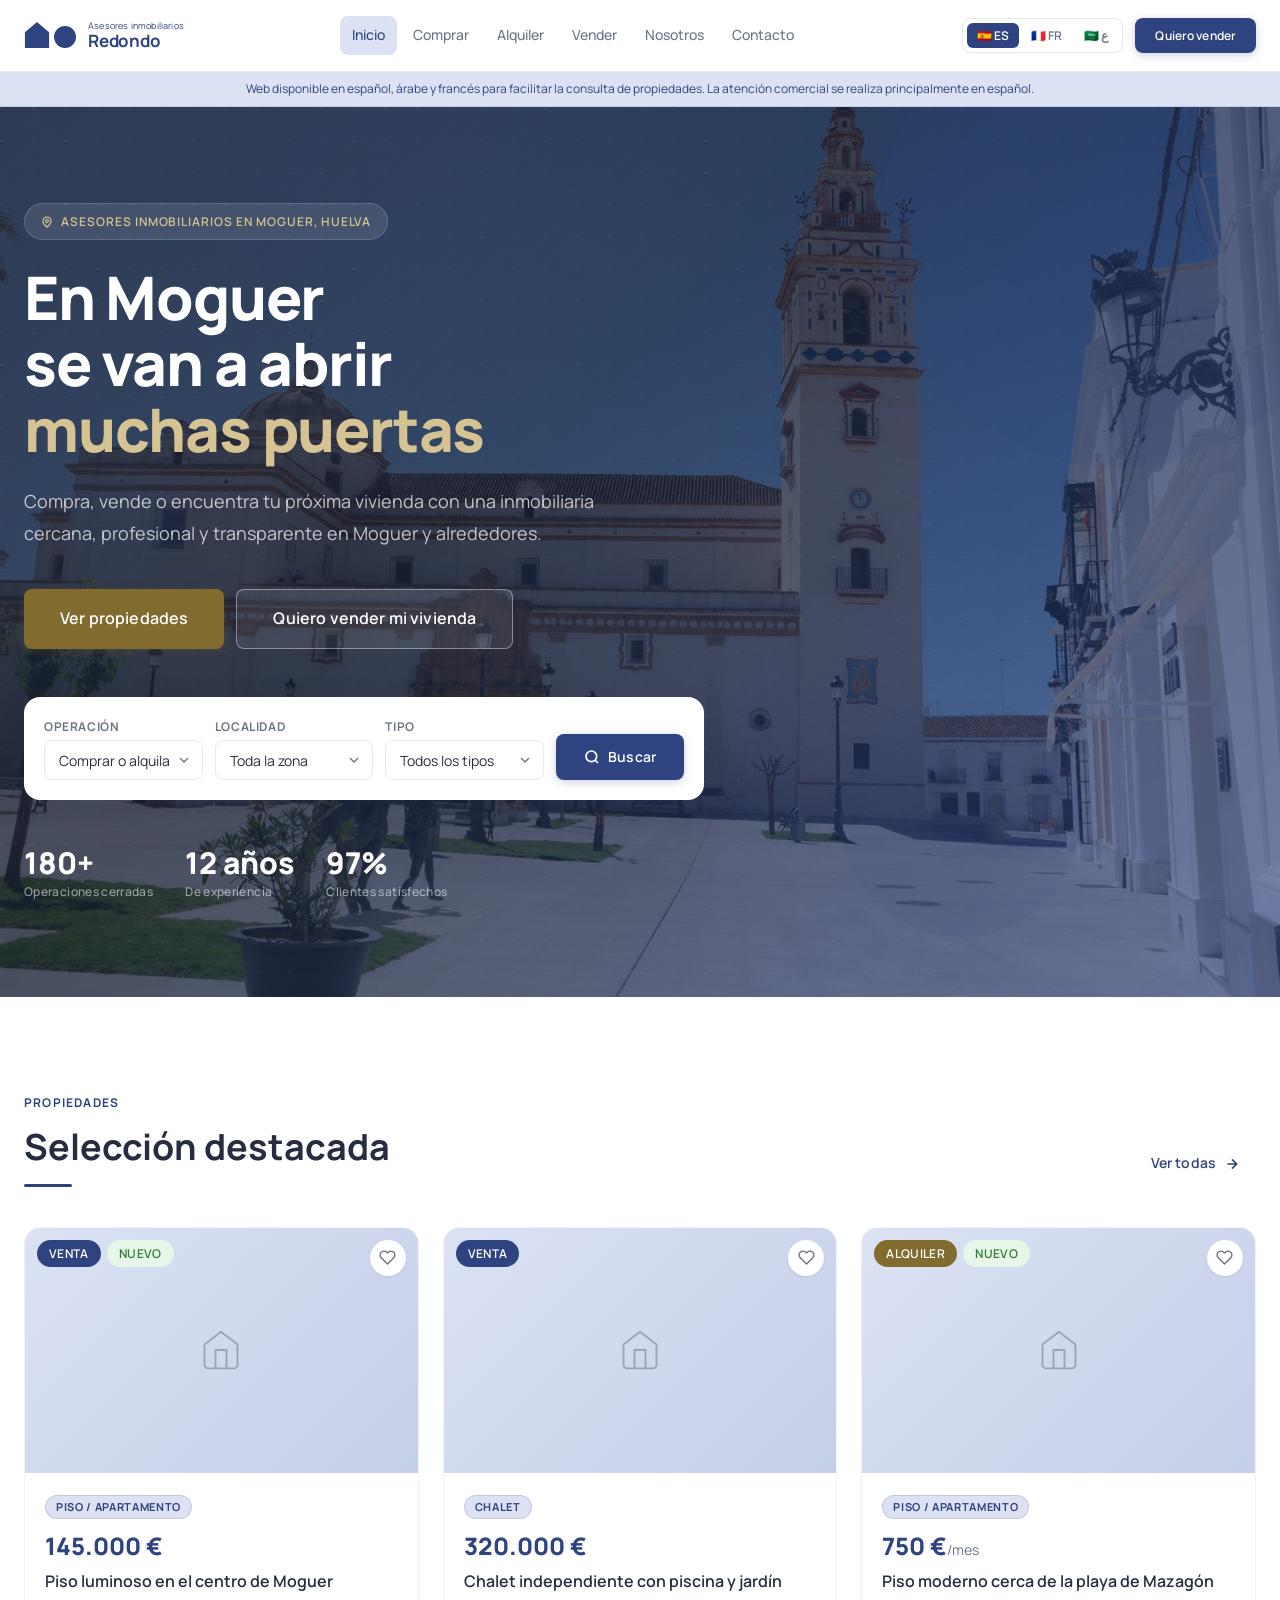
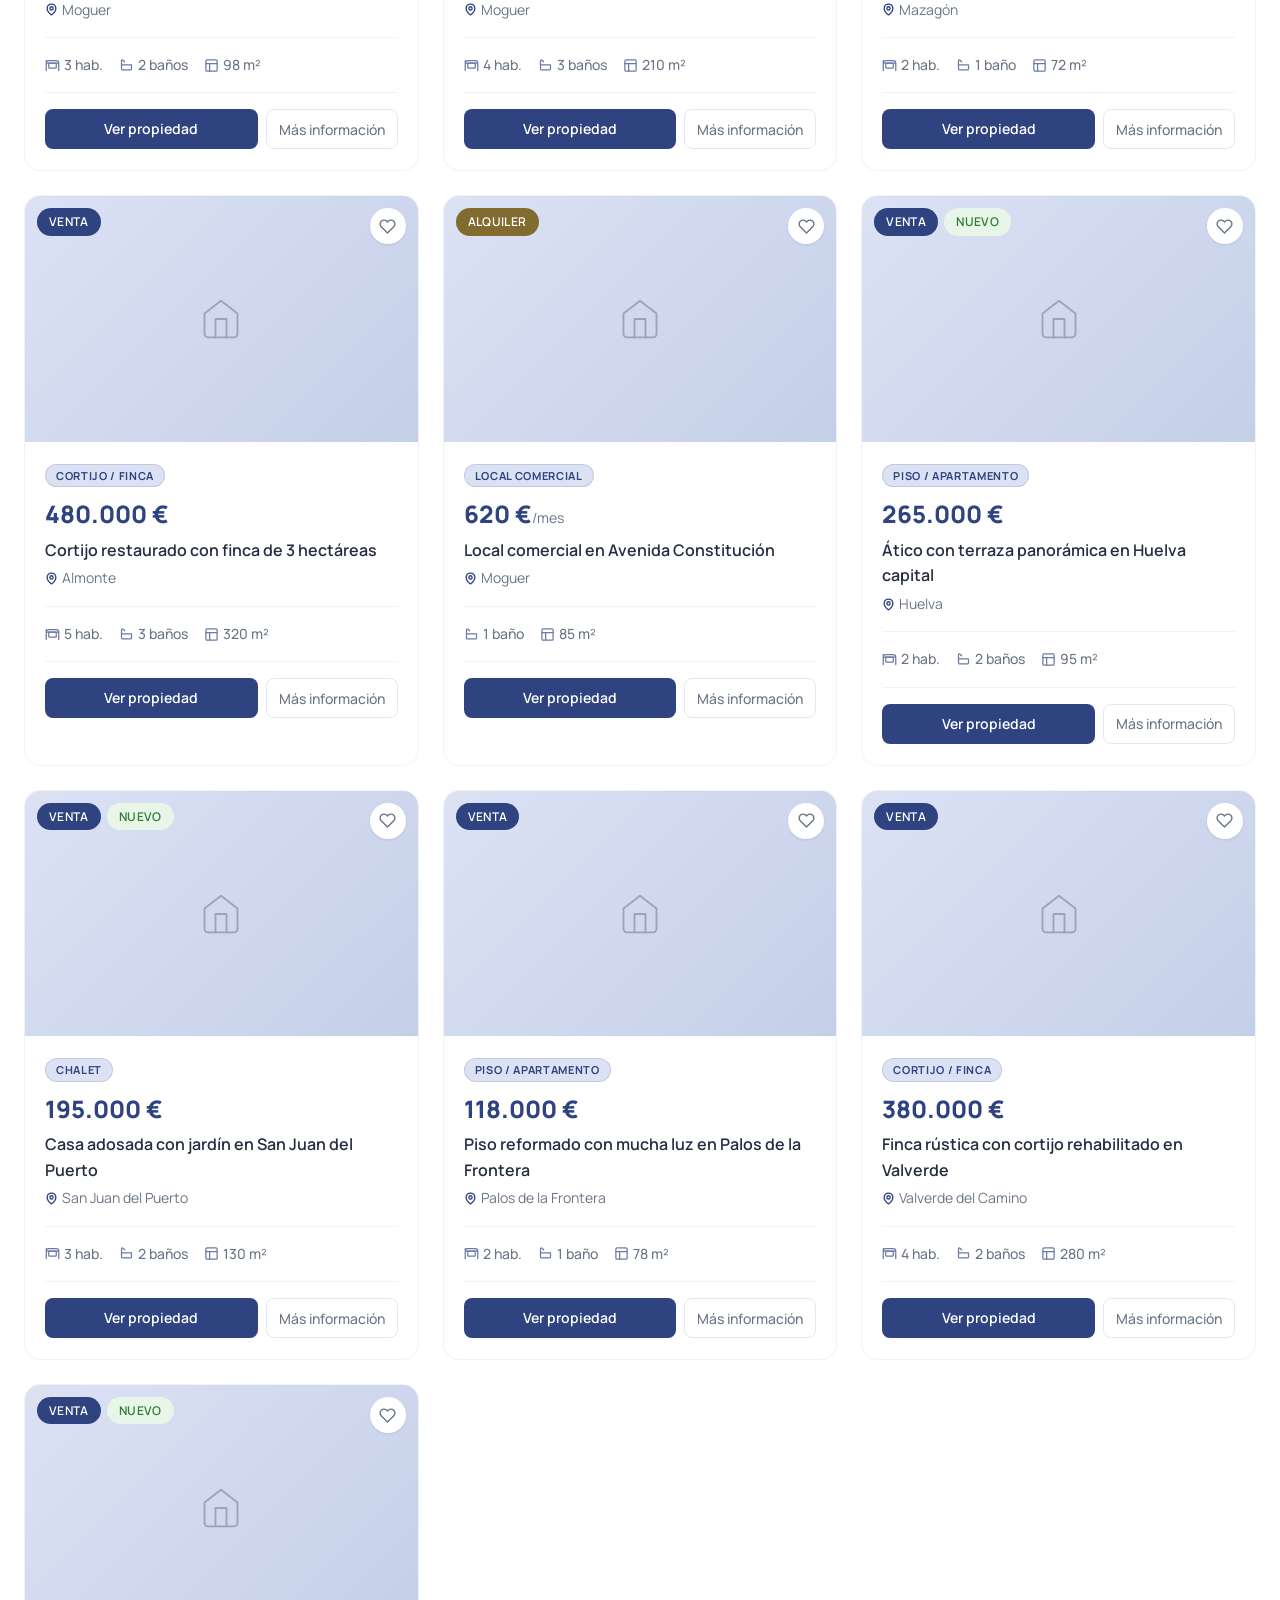
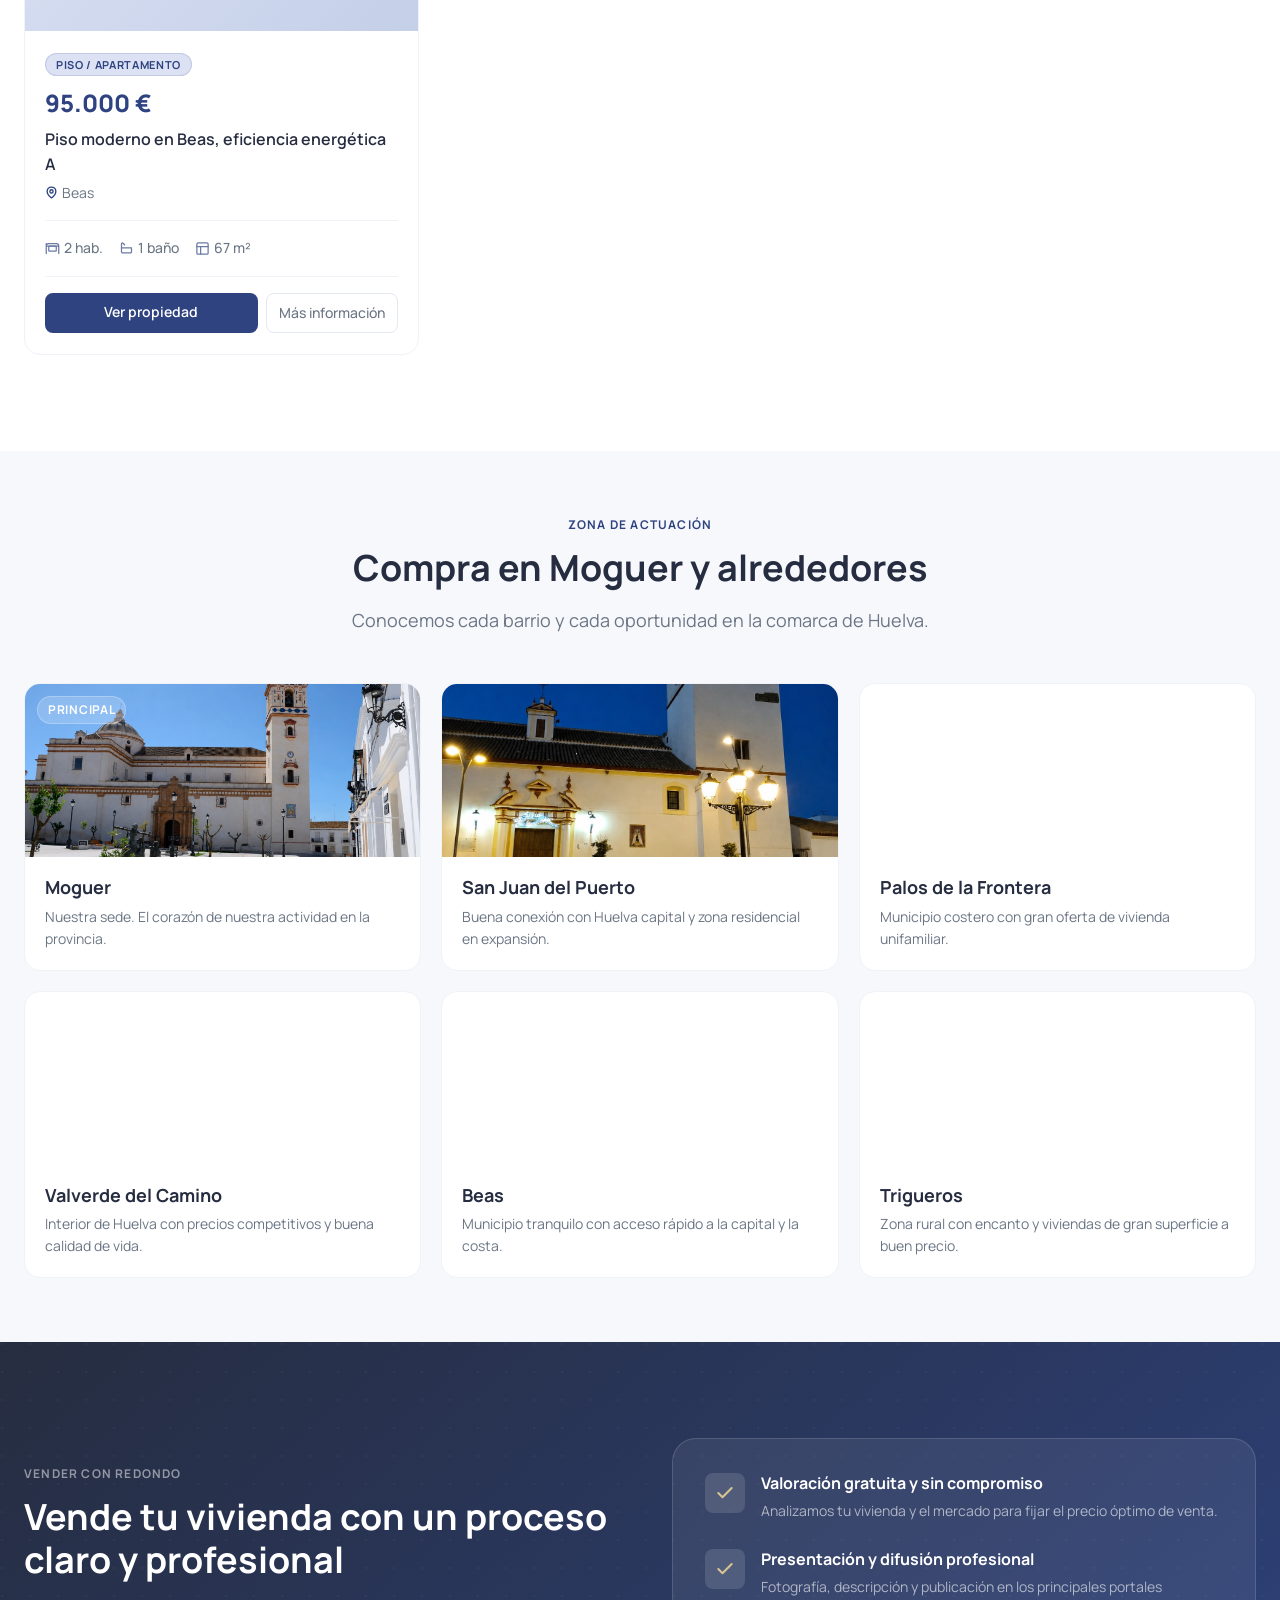
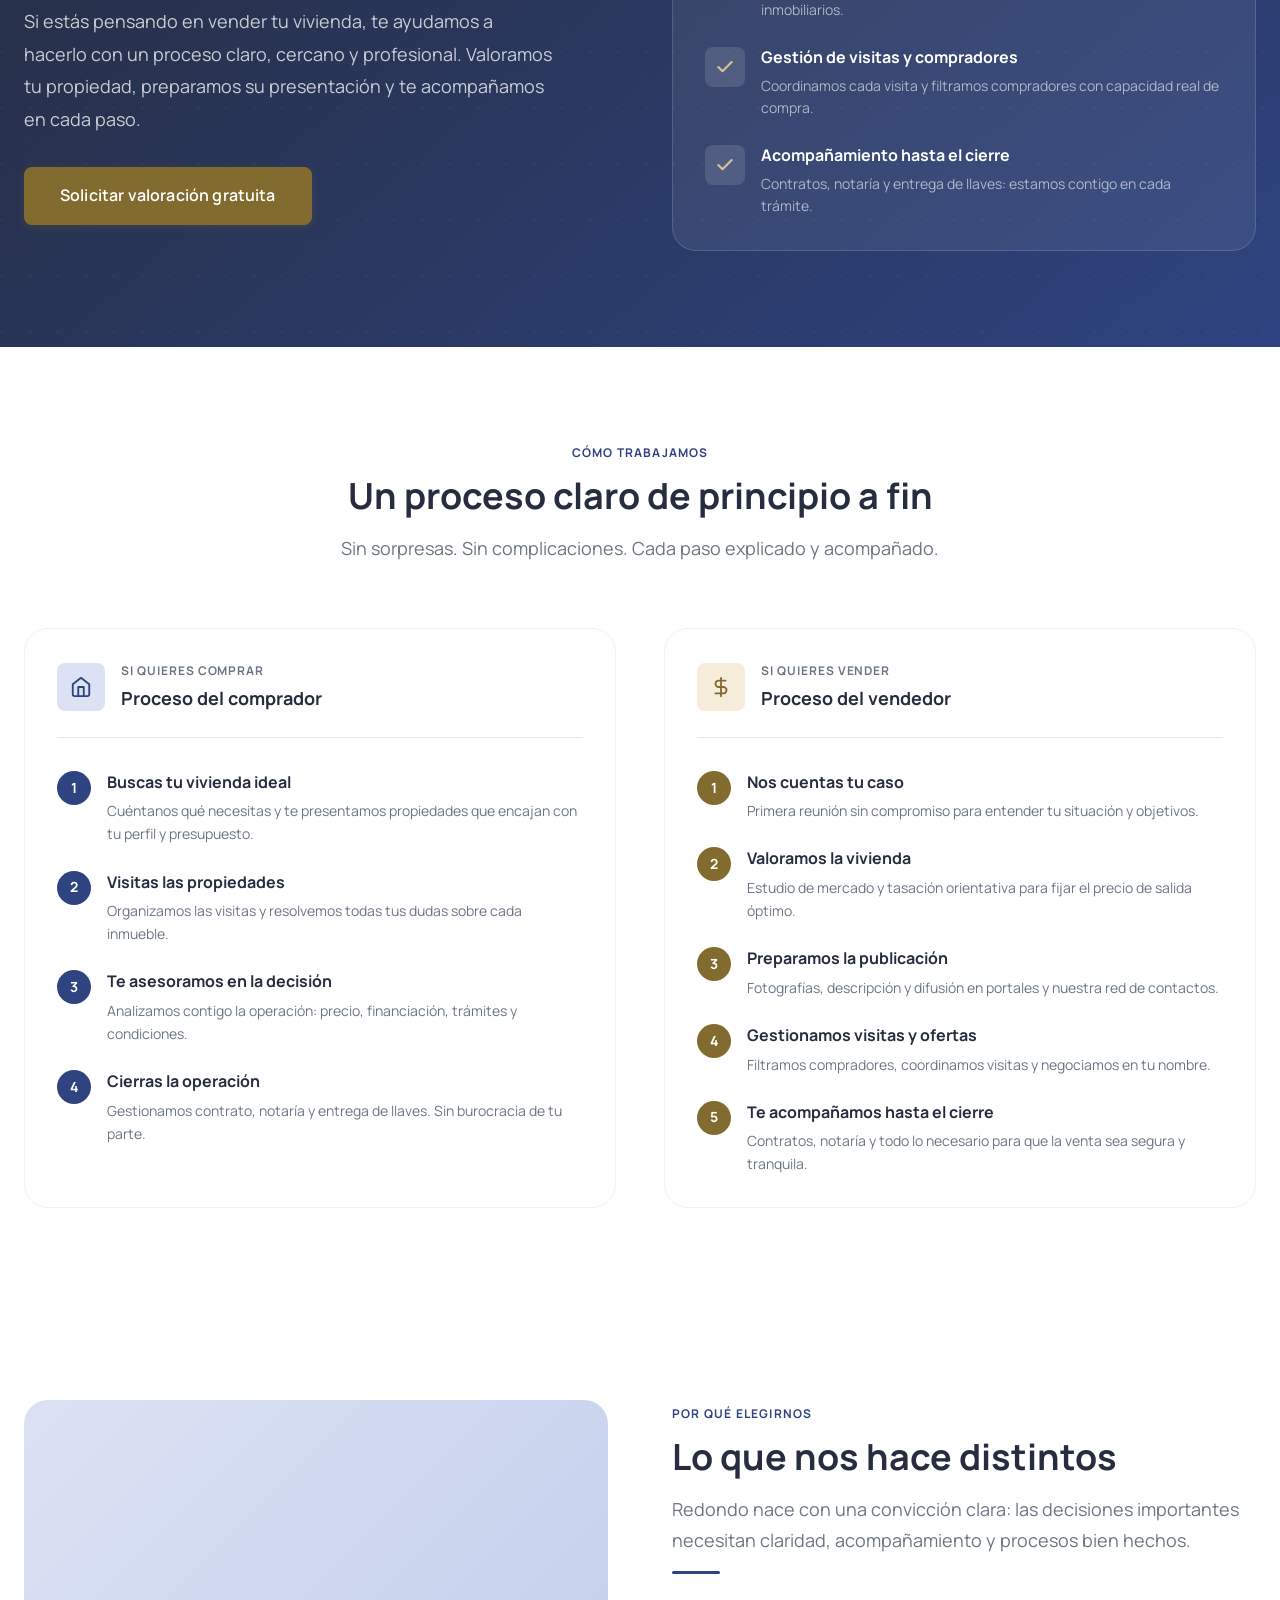
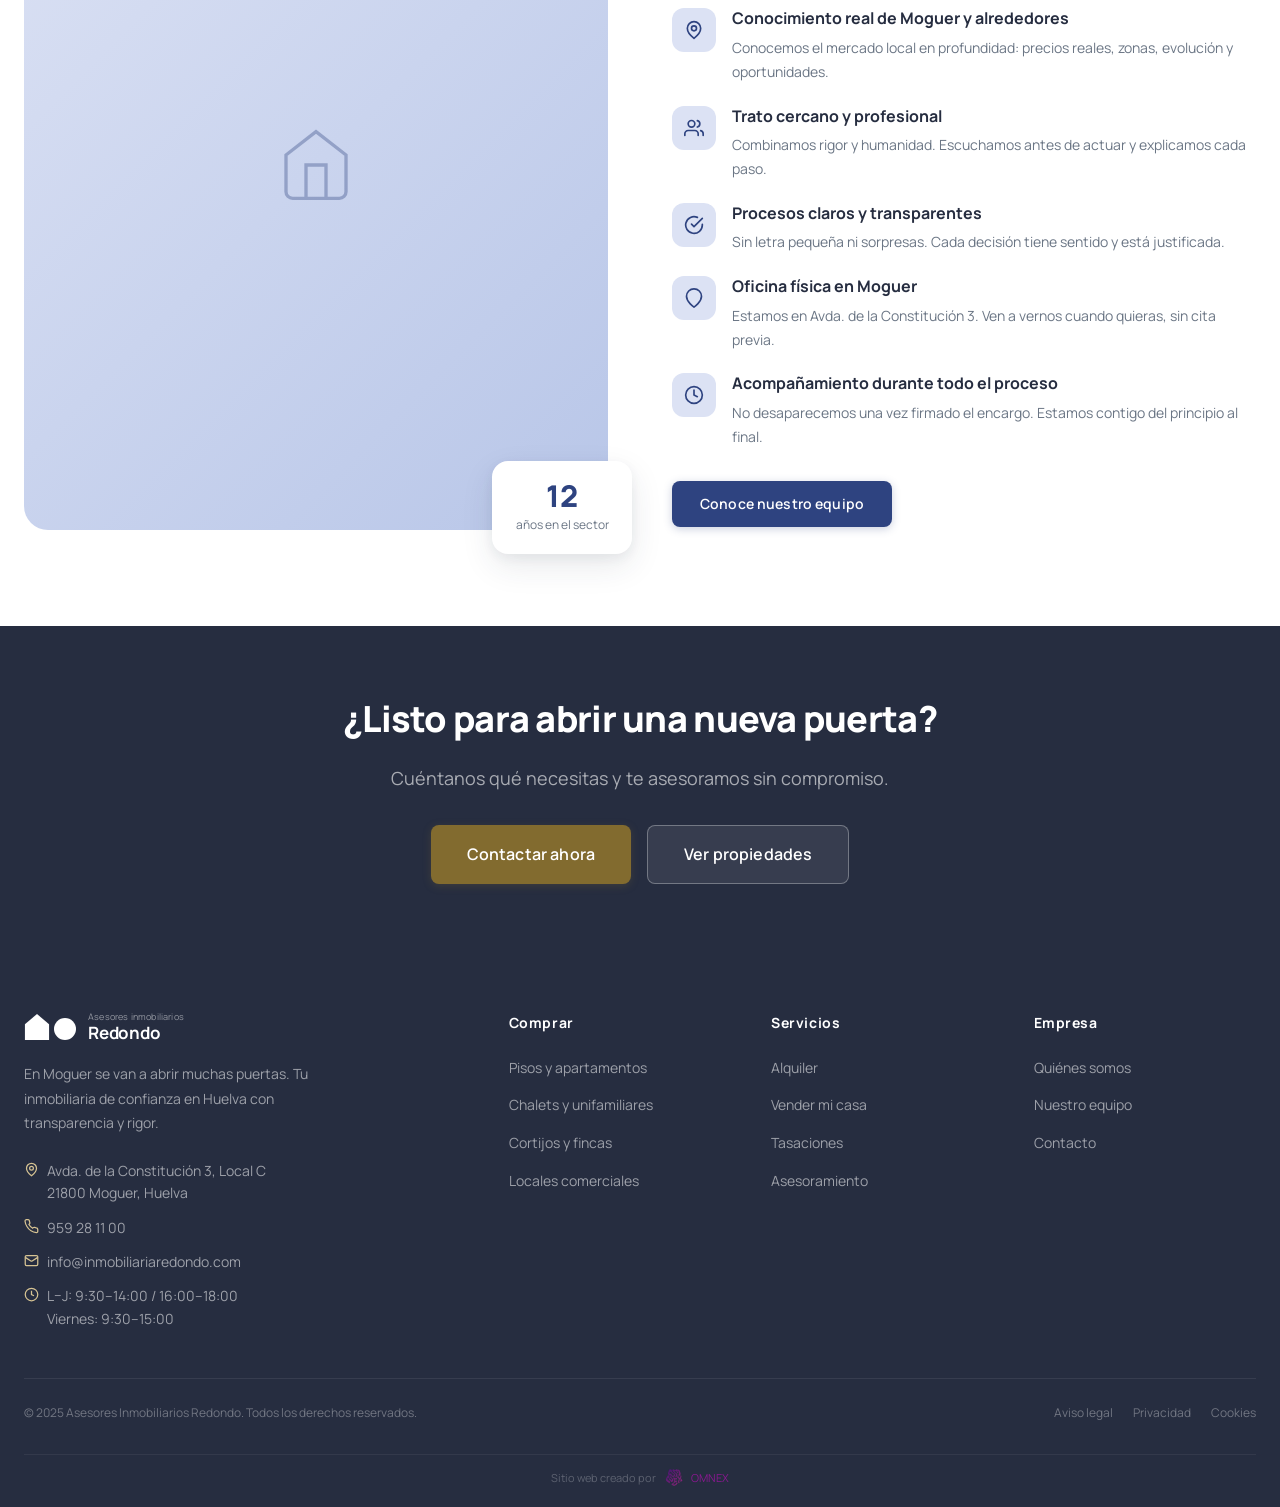
<file: inmobiliaria-redondo/index.html>
<!DOCTYPE html>
<html lang="es" dir="ltr">
<head>
  <meta charset="UTF-8">
  <meta name="viewport" content="width=device-width, initial-scale=1.0">
  <title>Asesores Inmobiliarios Redondo — Moguer, Huelva</title>
  <meta name="description" content="Compra, vende o alquila tu próxima vivienda en Moguer y alrededores. Asesores Inmobiliarios Redondo: profesionalidad, transparencia y cercanía en Huelva.">
  <meta property="og:title" content="Asesores Inmobiliarios Redondo">
  <meta property="og:description" content="En Moguer se van a abrir muchas puertas. Tu inmobiliaria de confianza en Huelva.">
  <meta property="og:type" content="website">
  <link rel="canonical" href="https://inmobiliariaredondo.es/">
  <link rel="preconnect" href="https://fonts.googleapis.com">
  <link rel="preconnect" href="https://fonts.gstatic.com" crossorigin>
  <link href="https://fonts.googleapis.com/css2?family=Manrope:wght@300;400;500;600;700;800&display=swap" rel="stylesheet">
  <link rel="preload" as="image" href="./assets/img/Plaza de la iglesia.webp">
  <link rel="stylesheet" href="./assets/css/styles.css">
  <style>
    /* ── Pantalla de carga ── */
    #page-loader{position:fixed;inset:0;z-index:9999;background:#2e4380;display:flex;align-items:center;justify-content:center;transition:opacity .45s ease,visibility .45s ease;}
    #page-loader.loader-out{opacity:0;visibility:hidden;pointer-events:none;}
    .ldr-content{display:flex;flex-direction:column;align-items:center;gap:2rem;animation:ldrFade .4s ease both;}
    .ldr-logo{display:flex;align-items:center;gap:.875rem;}
    .ldr-mark{display:flex;align-items:flex-end;gap:6px;}
    .ldr-house{width:50px;height:54px;fill:#fff;}
    .ldr-circle{width:42px;height:42px;fill:rgba(255,255,255,.75);margin-bottom:2px;}
    .ldr-text{line-height:1.15;}
    .ldr-eyebrow{display:block;font-family:'Manrope',sans-serif;font-size:10px;font-weight:400;color:rgba(255,255,255,.55);letter-spacing:.14em;text-transform:uppercase;}
    .ldr-brand{display:block;font-family:'Manrope',sans-serif;font-size:32px;font-weight:700;color:#fff;letter-spacing:-.01em;}
    .ldr-bar{width:140px;height:2px;background:rgba(255,255,255,.15);border-radius:999px;overflow:hidden;}
    .ldr-fill{height:100%;width:0;background:#d6c393;border-radius:999px;animation:ldrBar 1.1s ease-out .1s forwards;}
    @keyframes ldrFade{from{opacity:0;transform:translateY(8px)}to{opacity:1;transform:translateY(0)}}
    @keyframes ldrBar{0%{width:0}60%{width:72%}100%{width:100%}}
    .ldr-credit{position:absolute;bottom:24px;left:0;right:0;display:flex;align-items:center;justify-content:center;gap:7px;animation:ldrFade .5s ease .4s both;pointer-events:none;user-select:none;}
    .ldr-credit-logo{width:16px;height:16px;object-fit:contain;opacity:.7;}
    .ldr-credit-text{font-family:'Manrope',sans-serif;font-size:9px;font-weight:700;letter-spacing:4px;text-transform:uppercase;color:#BB35BE;opacity:.85;}
    @media(prefers-reduced-motion:reduce){#page-loader{transition:none}.ldr-content{animation:none}.ldr-fill{animation:none;width:100%}.ldr-credit{animation:none;opacity:1}}
  </style>
</head>
<body class="page-body">

  <!-- ══ PANTALLA DE CARGA ════════════════════════════════════ -->
  <div id="page-loader" role="presentation" aria-hidden="true">
    <div class="ldr-content">
      <div class="ldr-logo">
        <div class="ldr-mark">
          <svg class="ldr-house" viewBox="0 0 28 30" aria-hidden="true"><polygon points="14,1 27,12 27,29 1,29 1,12"/></svg>
          <svg class="ldr-circle" viewBox="0 0 23 23" aria-hidden="true"><circle cx="11.5" cy="11.5" r="11.5"/></svg>
        </div>
        <div class="ldr-text">
          <span class="ldr-eyebrow">Asesores inmobiliarios</span>
          <span class="ldr-brand">Redondo</span>
        </div>
      </div>
      <div class="ldr-bar"><div class="ldr-fill"></div></div>
    </div>
    <span class="ldr-credit" aria-hidden="true">
      <img class="ldr-credit-logo" src="./assets/img/Omnex_Logo.webp" alt="">
      <span class="ldr-credit-text">omnex</span>
    </span>
  </div>

  <!-- ══ HEADER ══════════════════════════════════════════════ -->
  <header class="header" role="banner">
    <div class="container">
      <div class="header-inner">
        <a href="./index.html" class="logo" aria-label="Asesores Inmobiliarios Redondo — Inicio">
          <div class="logo-mark">
            <svg class="logo-house" width="28" height="30" viewBox="0 0 28 30" aria-hidden="true"><polygon points="14,1 27,12 27,29 1,29 1,12"/></svg>
            <svg class="logo-circle-svg" width="23" height="23" viewBox="0 0 23 23" aria-hidden="true"><circle cx="11.5" cy="11.5" r="11.5"/></svg>
          </div>
          <div class="logo-text">
            <span class="eyebrow">Asesores inmobiliarios</span>
            <span class="brand">Redondo</span>
          </div>
        </a>
        <nav class="nav" aria-label="Navegación principal">
          <a href="./index.html"    class="nav-link" data-i18n="nav.inicio">Inicio</a>
          <a href="./comprar.html"  class="nav-link" data-i18n="nav.comprar">Comprar</a>
          <a href="./alquiler.html" class="nav-link" data-i18n="nav.alquilar">Alquiler</a>
          <a href="./vender.html"   class="nav-link" data-i18n="nav.vender">Vender</a>
          <a href="./nosotros.html" class="nav-link" data-i18n="nav.nosotros">Nosotros</a>
          <a href="./contacto.html" class="nav-link" data-i18n="nav.contacto">Contacto</a>
        </nav>
        <div class="header-actions">
          <div class="lang-selector" role="group" aria-label="Idioma">
            <button class="lang-btn active" data-lang="es" aria-label="Español">🇪🇸 ES</button>
            <button class="lang-btn" data-lang="fr" aria-label="Français">🇫🇷 FR</button>
            <button class="lang-btn" data-lang="ar" aria-label="العربية">🇸🇦 ع</button>
          </div>
          <a href="./vender.html" class="btn btn-primary btn-sm" data-i18n="nav.sell_btn">Quiero vender</a>
          <button class="nav-toggle" aria-expanded="false" aria-label="Abrir menú de navegación">
            <span></span><span></span><span></span>
          </button>
        </div>
      </div>
    </div>
  </header>

  <!-- Mobile nav -->
  <nav class="mobile-nav" aria-label="Menú móvil">
    <a href="./index.html"    class="nav-link" data-i18n="nav.inicio">Inicio</a>
    <a href="./comprar.html"  class="nav-link" data-i18n="nav.comprar">Comprar</a>
    <a href="./alquiler.html" class="nav-link" data-i18n="nav.alquilar">Alquiler</a>
    <a href="./vender.html"   class="nav-link" data-i18n="nav.vender">Vender</a>
    <a href="./nosotros.html" class="nav-link" data-i18n="nav.nosotros">Nosotros</a>
    <a href="./contacto.html" class="nav-link" data-i18n="nav.contacto">Contacto</a>
    <div class="mobile-lang">
      <button class="lang-btn active" data-lang="es">🇪🇸 ES</button>
      <button class="lang-btn" data-lang="fr">🇫🇷 FR</button>
      <button class="lang-btn" data-lang="ar">🇸🇦 ع</button>
    </div>
    <a href="./vender.html" class="btn btn-primary" style="margin-top:0.75rem;width:100%;justify-content:center" data-i18n="nav.sell_btn">Quiero vender</a>
  </nav>

  <!-- ══ AVISO MULTIIDIOMA ══════════════════════════════════════ -->
  <div class="i18n-notice" role="note">
    <span data-i18n="notice">Web disponible en español, árabe y francés para facilitar la consulta de propiedades. La atención comercial se realiza principalmente en español.</span>
  </div>

  <main>

    <!-- ══ 1. HERO ════════════════════════════════════════════ -->
    <section class="hero" aria-label="Presentación">
      <div class="hero-bg"></div>
      <div class="hero-pattern" aria-hidden="true"></div>
      <div class="hero-shapes" aria-hidden="true">
        <div class="hero-shape hero-shape-1"></div>
        <div class="hero-shape hero-shape-2"></div>
        <div class="hero-shape hero-shape-3"></div>
      </div>

      <div class="container">
        <div class="hero-content">
          <span class="hero-label">
            <svg width="12" height="12" viewBox="0 0 24 24" fill="none" stroke="currentColor" stroke-width="2.5" aria-hidden="true"><path d="M20 10c0 6-8 12-8 12S4 16 4 10a8 8 0 0 1 16 0Z"/><circle cx="12" cy="10" r="3"/></svg>
            <span data-i18n="hero.label">Asesores Inmobiliarios en Moguer, Huelva</span>
          </span>

          <h1 class="hero-title" data-i18n-html="hero.title">
            En Moguer<br>
            se van a abrir<br>
            <em>muchas puertas</em>
          </h1>

          <p class="hero-subtitle" data-i18n="hero.subtitle">
            Compra, vende o encuentra tu próxima vivienda con una inmobiliaria cercana, profesional y transparente en Moguer y alrededores.
          </p>

          <div class="hero-actions">
            <a href="./comprar.html" class="btn btn-gold btn-lg" data-i18n="hero.cta_buy">Ver propiedades</a>
            <a href="./vender.html"  class="btn btn-secondary btn-lg" style="border-color:rgba(255,255,255,.4);color:#fff;background:rgba(255,255,255,.08)" data-i18n="hero.cta_sell">Quiero vender mi vivienda</a>
          </div>

          <!-- Buscador rápido -->
          <div class="hero-search" role="search" aria-label="Buscar propiedades">
            <div class="hero-search-field">
              <label for="s-operacion" data-i18n="search.op_label">Operación</label>
              <select id="s-operacion">
                <option value="">Comprar o alquilar</option>
                <option value="venta">Comprar</option>
                <option value="alquiler">Alquilar</option>
              </select>
            </div>
            <div class="hero-search-field">
              <label for="s-localidad" data-i18n="search.loc_label">Localidad</label>
              <select id="s-localidad">
                <option value="">Toda la zona</option>
                <option value="moguer">Moguer</option>
                <option value="san-juan">San Juan del Puerto</option>
                <option value="palos">Palos de la Frontera</option>
                <option value="valverde">Valverde del Camino</option>
                <option value="huelva">Huelva capital</option>
                <option value="mazagon">Mazagón</option>
              </select>
            </div>
            <div class="hero-search-field">
              <label for="s-tipo" data-i18n="search.type_label">Tipo</label>
              <select id="s-tipo">
                <option value="">Todos los tipos</option>
                <option value="piso">Piso / Apartamento</option>
                <option value="chalet">Chalet / Unifamiliar</option>
                <option value="cortijo">Cortijo / Finca</option>
                <option value="local">Local comercial</option>
              </select>
            </div>
            <a href="./comprar.html" class="btn btn-primary" style="align-self:flex-end;white-space:nowrap">
              <svg width="16" height="16" viewBox="0 0 24 24" fill="none" stroke="currentColor" stroke-width="2.5" aria-hidden="true"><circle cx="11" cy="11" r="8"/><path d="m21 21-4.35-4.35"/></svg>
              <span data-i18n="search.btn">Buscar</span>
            </a>
          </div>

          <!-- Stats -->
          <div class="hero-stats" aria-label="Cifras clave">
            <div>
              <p class="hero-stat-value" data-counter="180" data-suffix="+">0</p>
              <p class="hero-stat-label" data-i18n="stats.ops">Operaciones cerradas</p>
            </div>
            <div>
              <p class="hero-stat-value" data-counter="12" data-suffix=" años">0</p>
              <p class="hero-stat-label" data-i18n="stats.years">De experiencia</p>
            </div>
            <div>
              <p class="hero-stat-value" data-counter="97" data-suffix="%">0</p>
              <p class="hero-stat-label" data-i18n="stats.clients">Clientes satisfechos</p>
            </div>
          </div>
        </div>
      </div>
    </section>

    <!-- ══ 2. PROPIEDADES DESTACADAS ═════════════════════════ -->
    <section class="section" aria-labelledby="featured-title">
      <div class="container">
        <div class="section-header-row reveal">
          <div>
            <span class="section-label" data-i18n="section.featured_label">Propiedades</span>
            <h2 class="section-title" id="featured-title" data-i18n="section.featured_title">Selección destacada</h2>
            <div class="divider"></div>
          </div>
          <a href="./comprar.html" class="btn btn-ghost">
            <span data-i18n="section.featured_all">Ver todas</span>
            <svg width="16" height="16" viewBox="0 0 24 24" fill="none" stroke="currentColor" stroke-width="2.5" aria-hidden="true"><path d="M5 12h14M12 5l7 7-7 7"/></svg>
          </a>
        </div>
        <div class="property-grid" id="featured-grid" aria-label="Propiedades destacadas"></div>
      </div>
    </section>

    <!-- ══ 3. ZONAS ══════════════════════════════════════════ -->
    <section class="section section-sm" style="background:var(--c-bg)" aria-labelledby="zones-title">
      <div class="container">
        <div class="text-center reveal" style="margin-bottom:var(--space-12)">
          <span class="section-label" data-i18n="section.zones_label">Zona de actuación</span>
          <h2 class="section-title" id="zones-title" data-i18n="section.zones_title">Compra en Moguer y alrededores</h2>
          <p class="section-subtitle" style="margin-inline:auto" data-i18n="section.zones_subtitle">Conocemos cada barrio y cada oportunidad en la comarca de Huelva.</p>
        </div>
        <div class="zones-grid">

          <a href="./comprar.html?localidad=moguer" class="zone-card reveal" aria-label="Ver propiedades en Moguer">
            <div class="zone-card-img">
              <img src="./assets/img/Plaza de la iglesia.webp" alt="Moguer" loading="lazy" decoding="async" style="width:100%;height:100%;object-fit:cover;display:block;">
              <span class="zone-card-tag" data-i18n="zone.main_tag">Principal</span>
            </div>
            <div class="zone-card-body">
              <h3 class="zone-card-name">Moguer</h3>
              <p class="zone-card-desc" data-i18n="zone.moguer_desc">Nuestra sede. El corazón de nuestra actividad en la provincia.</p>
            </div>
          </a>

          <a href="./comprar.html?localidad=san+juan" class="zone-card reveal" aria-label="Ver propiedades en San Juan del Puerto">
            <div class="zone-card-img">
              <img src="./assets/img/Sanjuandelprto.webp" alt="San Juan del Puerto" loading="lazy" decoding="async" style="width:100%;height:100%;object-fit:cover;display:block;">
            </div>
            <div class="zone-card-body">
              <h3 class="zone-card-name">San Juan del Puerto</h3>
              <p class="zone-card-desc" data-i18n="zone.sanjuan_desc">Buena conexión con Huelva capital y zona residencial en expansión.</p>
            </div>
          </a>

          <a href="./comprar.html?localidad=palos" class="zone-card reveal" aria-label="Ver propiedades en Palos de la Frontera">
            <div class="zone-card-img">
              <img src="./assets/img/Palosdelafra.webp" alt="Palos de la Frontera" loading="lazy" decoding="async" style="width:100%;height:100%;object-fit:cover;display:block;">
            </div>
            <div class="zone-card-body">
              <h3 class="zone-card-name">Palos de la Frontera</h3>
              <p class="zone-card-desc" data-i18n="zone.palos_desc">Municipio costero con gran oferta de vivienda unifamiliar.</p>
            </div>
          </a>

          <a href="./comprar.html?localidad=valverde" class="zone-card reveal" aria-label="Ver propiedades en Valverde del Camino">
            <div class="zone-card-img">
              <img src="./assets/img/Valverdedelcamino.webp" alt="Valverde del Camino" loading="lazy" decoding="async" style="width:100%;height:100%;object-fit:cover;display:block;">
            </div>
            <div class="zone-card-body">
              <h3 class="zone-card-name">Valverde del Camino</h3>
              <p class="zone-card-desc" data-i18n="zone.valverde_desc">Interior de Huelva con precios competitivos y buena calidad de vida.</p>
            </div>
          </a>

          <a href="./comprar.html?localidad=beas" class="zone-card reveal" aria-label="Ver propiedades en Beas">
            <div class="zone-card-img">
              <img src="./assets/img/Beas.webp" alt="Beas" loading="lazy" decoding="async" style="width:100%;height:100%;object-fit:cover;display:block;">
            </div>
            <div class="zone-card-body">
              <h3 class="zone-card-name">Beas</h3>
              <p class="zone-card-desc" data-i18n="zone.beas_desc">Municipio tranquilo con acceso rápido a la capital y la costa.</p>
            </div>
          </a>

          <a href="./comprar.html?localidad=trigueros" class="zone-card reveal" aria-label="Ver propiedades en Trigueros">
            <div class="zone-card-img">
              <img src="./assets/img/Trigueros.webp" alt="Trigueros" loading="lazy" decoding="async" style="width:100%;height:100%;object-fit:cover;display:block;">
            </div>
            <div class="zone-card-body">
              <h3 class="zone-card-name">Trigueros</h3>
              <p class="zone-card-desc" data-i18n="zone.trigueros_desc">Zona rural con encanto y viviendas de gran superficie a buen precio.</p>
            </div>
          </a>

        </div>
      </div>
    </section>

    <!-- ══ 4. VENDE TU VIVIENDA ══════════════════════════════ -->
    <section class="sell-section" aria-labelledby="sell-title">
      <div class="sell-bg-pattern" aria-hidden="true"></div>
      <div class="container">
        <div class="sell-grid">

          <div class="sell-text reveal">
            <span class="section-label" style="color:rgba(255,255,255,.5)" data-i18n="section.sell_label">Vender con Redondo</span>
            <h2 class="section-title" id="sell-title" style="color:#fff" data-i18n="section.sell_title">Vende tu vivienda con un proceso claro y profesional</h2>
            <p class="sell-subtitle" data-i18n="section.sell_subtitle">
              Si estás pensando en vender tu vivienda, te ayudamos a hacerlo con un proceso claro, cercano y profesional. Valoramos tu propiedad, preparamos su presentación y te acompañamos en cada paso.
            </p>
            <a href="./vender.html" class="btn btn-gold btn-lg" data-i18n="section.sell_cta">Solicitar valoración gratuita</a>
          </div>

          <div class="sell-visual reveal">
            <div class="sell-check-item">
              <div class="sell-check-icon" aria-hidden="true">
                <svg width="20" height="20" viewBox="0 0 24 24" fill="none" stroke="currentColor" stroke-width="2.5" stroke-linecap="round" stroke-linejoin="round"><polyline points="20 6 9 17 4 12"/></svg>
              </div>
              <div>
                <p class="sell-check-title" data-i18n="sell.check1_title">Valoración gratuita y sin compromiso</p>
                <p class="sell-check-desc" data-i18n="sell.check1_desc">Analizamos tu vivienda y el mercado para fijar el precio óptimo de venta.</p>
              </div>
            </div>
            <div class="sell-check-item">
              <div class="sell-check-icon" aria-hidden="true">
                <svg width="20" height="20" viewBox="0 0 24 24" fill="none" stroke="currentColor" stroke-width="2.5" stroke-linecap="round" stroke-linejoin="round"><polyline points="20 6 9 17 4 12"/></svg>
              </div>
              <div>
                <p class="sell-check-title" data-i18n="sell.check2_title">Presentación y difusión profesional</p>
                <p class="sell-check-desc" data-i18n="sell.check2_desc">Fotografía, descripción y publicación en los principales portales inmobiliarios.</p>
              </div>
            </div>
            <div class="sell-check-item">
              <div class="sell-check-icon" aria-hidden="true">
                <svg width="20" height="20" viewBox="0 0 24 24" fill="none" stroke="currentColor" stroke-width="2.5" stroke-linecap="round" stroke-linejoin="round"><polyline points="20 6 9 17 4 12"/></svg>
              </div>
              <div>
                <p class="sell-check-title" data-i18n="sell.check3_title">Gestión de visitas y compradores</p>
                <p class="sell-check-desc" data-i18n="sell.check3_desc">Coordinamos cada visita y filtramos compradores con capacidad real de compra.</p>
              </div>
            </div>
            <div class="sell-check-item">
              <div class="sell-check-icon" aria-hidden="true">
                <svg width="20" height="20" viewBox="0 0 24 24" fill="none" stroke="currentColor" stroke-width="2.5" stroke-linecap="round" stroke-linejoin="round"><polyline points="20 6 9 17 4 12"/></svg>
              </div>
              <div>
                <p class="sell-check-title" data-i18n="sell.check4_title">Acompañamiento hasta el cierre</p>
                <p class="sell-check-desc" data-i18n="sell.check4_desc">Contratos, notaría y entrega de llaves: estamos contigo en cada trámite.</p>
              </div>
            </div>
          </div>

        </div>
      </div>
    </section>

    <!-- ══ 5. PROCESO CLARO ══════════════════════════════════ -->
    <section class="section" aria-labelledby="proceso-title">
      <div class="container">
        <div class="text-center reveal" style="margin-bottom:var(--space-16)">
          <span class="section-label" data-i18n="section.process_label">Cómo trabajamos</span>
          <h2 class="section-title" id="proceso-title" data-i18n="section.process_title">Un proceso claro de principio a fin</h2>
          <p class="section-subtitle" style="margin-inline:auto" data-i18n="section.process_subtitle">Sin sorpresas. Sin complicaciones. Cada paso explicado y acompañado.</p>
        </div>

        <div class="proceso-grid">

          <!-- Comprador -->
          <div class="proceso-col reveal">
            <div class="proceso-col-header">
              <div class="proceso-col-icon" style="background:var(--c-primary-light);color:var(--c-primary)">
                <svg width="22" height="22" viewBox="0 0 24 24" fill="none" stroke="currentColor" stroke-width="2" stroke-linecap="round" stroke-linejoin="round" aria-hidden="true"><path d="M3 9l9-7 9 7v11a2 2 0 0 1-2 2H5a2 2 0 0 1-2-2z"/><polyline points="9 22 9 12 15 12 15 22"/></svg>
              </div>
              <div>
                <p class="proceso-col-eyebrow" data-i18n="process.buy_eyebrow">Si quieres comprar</p>
                <h3 class="proceso-col-title" data-i18n="process.buy_col_title">Proceso del comprador</h3>
              </div>
            </div>
            <div class="proceso-steps">
              <div class="proceso-step">
                <div class="proceso-step-num" aria-hidden="true">1</div>
                <div class="proceso-step-text">
                  <p class="proceso-step-title" data-i18n="process.buy_s1_title">Buscas tu vivienda ideal</p>
                  <p class="proceso-step-desc" data-i18n="process.buy_s1_desc">Cuéntanos qué necesitas y te presentamos propiedades que encajan con tu perfil y presupuesto.</p>
                </div>
              </div>
              <div class="proceso-step">
                <div class="proceso-step-num" aria-hidden="true">2</div>
                <div class="proceso-step-text">
                  <p class="proceso-step-title" data-i18n="process.buy_s2_title">Visitas las propiedades</p>
                  <p class="proceso-step-desc" data-i18n="process.buy_s2_desc">Organizamos las visitas y resolvemos todas tus dudas sobre cada inmueble.</p>
                </div>
              </div>
              <div class="proceso-step">
                <div class="proceso-step-num" aria-hidden="true">3</div>
                <div class="proceso-step-text">
                  <p class="proceso-step-title" data-i18n="process.buy_s3_title">Te asesoramos en la decisión</p>
                  <p class="proceso-step-desc" data-i18n="process.buy_s3_desc">Analizamos contigo la operación: precio, financiación, trámites y condiciones.</p>
                </div>
              </div>
              <div class="proceso-step">
                <div class="proceso-step-num" aria-hidden="true">4</div>
                <div class="proceso-step-text">
                  <p class="proceso-step-title" data-i18n="process.buy_s4_title">Cierras la operación</p>
                  <p class="proceso-step-desc" data-i18n="process.buy_s4_desc">Gestionamos contrato, notaría y entrega de llaves. Sin burocracia de tu parte.</p>
                </div>
              </div>
            </div>
          </div>

          <!-- Vendedor -->
          <div class="proceso-col reveal">
            <div class="proceso-col-header">
              <div class="proceso-col-icon" style="background:#f5edd9;color:var(--c-gold)">
                <svg width="22" height="22" viewBox="0 0 24 24" fill="none" stroke="currentColor" stroke-width="2" stroke-linecap="round" stroke-linejoin="round" aria-hidden="true"><path d="M12 2v20M17 5H9.5a3.5 3.5 0 0 0 0 7h5a3.5 3.5 0 0 1 0 7H6"/></svg>
              </div>
              <div>
                <p class="proceso-col-eyebrow" data-i18n="process.sell_eyebrow">Si quieres vender</p>
                <h3 class="proceso-col-title" data-i18n="process.sell_col_title">Proceso del vendedor</h3>
              </div>
            </div>
            <div class="proceso-steps">
              <div class="proceso-step">
                <div class="proceso-step-num proceso-step-num-gold" aria-hidden="true">1</div>
                <div class="proceso-step-text">
                  <p class="proceso-step-title" data-i18n="process.sell_s1_title">Nos cuentas tu caso</p>
                  <p class="proceso-step-desc" data-i18n="process.sell_s1_desc">Primera reunión sin compromiso para entender tu situación y objetivos.</p>
                </div>
              </div>
              <div class="proceso-step">
                <div class="proceso-step-num proceso-step-num-gold" aria-hidden="true">2</div>
                <div class="proceso-step-text">
                  <p class="proceso-step-title" data-i18n="process.sell_s2_title">Valoramos la vivienda</p>
                  <p class="proceso-step-desc" data-i18n="process.sell_s2_desc">Estudio de mercado y tasación orientativa para fijar el precio de salida óptimo.</p>
                </div>
              </div>
              <div class="proceso-step">
                <div class="proceso-step-num proceso-step-num-gold" aria-hidden="true">3</div>
                <div class="proceso-step-text">
                  <p class="proceso-step-title" data-i18n="process.sell_s3_title">Preparamos la publicación</p>
                  <p class="proceso-step-desc" data-i18n="process.sell_s3_desc">Fotografías, descripción y difusión en portales y nuestra red de contactos.</p>
                </div>
              </div>
              <div class="proceso-step">
                <div class="proceso-step-num proceso-step-num-gold" aria-hidden="true">4</div>
                <div class="proceso-step-text">
                  <p class="proceso-step-title" data-i18n="process.sell_s4_title">Gestionamos visitas y ofertas</p>
                  <p class="proceso-step-desc" data-i18n="process.sell_s4_desc">Filtramos compradores, coordinamos visitas y negociamos en tu nombre.</p>
                </div>
              </div>
              <div class="proceso-step">
                <div class="proceso-step-num proceso-step-num-gold" aria-hidden="true">5</div>
                <div class="proceso-step-text">
                  <p class="proceso-step-title" data-i18n="process.sell_s5_title">Te acompañamos hasta el cierre</p>
                  <p class="proceso-step-desc" data-i18n="process.sell_s5_desc">Contratos, notaría y todo lo necesario para que la venta sea segura y tranquila.</p>
                </div>
              </div>
            </div>
          </div>

        </div>
      </div>
    </section>

    <!-- ══ 6. POR QUÉ REDONDO ════════════════════════════════ -->
    <section class="section" aria-labelledby="why-title">
      <div class="container">
        <div class="why-grid">
          <div class="why-img-wrap" aria-hidden="true">
            <div class="why-img-main">
              <div style="width:100%;height:100%;display:flex;align-items:center;justify-content:center;background:linear-gradient(135deg,var(--c-primary-light),#b8c6e8)">
                <svg width="80" height="80" viewBox="0 0 24 24" fill="none" stroke="var(--c-primary)" stroke-width="1" opacity=".35" aria-hidden="true"><path d="M3 9l9-7 9 7v11a2 2 0 0 1-2 2H5a2 2 0 0 1-2-2z"/><polyline points="9 22 9 12 15 12 15 22"/></svg>
              </div>
            </div>
            <div class="why-img-badge" style="bottom:-1.5rem;right:-1.5rem">
              <p class="num">12</p>
              <p class="lbl">años en el sector</p>
            </div>
          </div>

          <div class="reveal">
            <span class="section-label" data-i18n="section.why_label">Por qué elegirnos</span>
            <h2 class="section-title" id="why-title" data-i18n="section.why_title">Lo que nos hace distintos</h2>
            <p class="section-subtitle" data-i18n="section.why_subtitle">
              Redondo nace con una convicción clara: las decisiones importantes necesitan claridad, acompañamiento y procesos bien hechos.
            </p>
            <div class="divider" style="margin-bottom:var(--space-8)"></div>

            <div class="why-points">
              <div class="why-point">
                <div class="why-point-icon" aria-hidden="true">
                  <svg width="20" height="20" viewBox="0 0 24 24" fill="none" stroke="currentColor" stroke-width="2" stroke-linecap="round" stroke-linejoin="round"><path d="M20 10c0 6-8 12-8 12S4 16 4 10a8 8 0 0 1 16 0Z"/><circle cx="12" cy="10" r="3"/></svg>
                </div>
                <div>
                  <h3 class="why-point-title" data-i18n="why.pt1_title">Conocimiento real de Moguer y alrededores</h3>
                  <p class="why-point-desc" data-i18n="why.pt1_desc">Conocemos el mercado local en profundidad: precios reales, zonas, evolución y oportunidades.</p>
                </div>
              </div>

              <div class="why-point">
                <div class="why-point-icon" aria-hidden="true">
                  <svg width="20" height="20" viewBox="0 0 24 24" fill="none" stroke="currentColor" stroke-width="2" stroke-linecap="round" stroke-linejoin="round"><path d="M17 21v-2a4 4 0 0 0-4-4H5a4 4 0 0 0-4 4v2"/><circle cx="9" cy="7" r="4"/><path d="M23 21v-2a4 4 0 0 0-3-3.87M16 3.13a4 4 0 0 1 0 7.75"/></svg>
                </div>
                <div>
                  <h3 class="why-point-title" data-i18n="why.pt2_title">Trato cercano y profesional</h3>
                  <p class="why-point-desc" data-i18n="why.pt2_desc">Combinamos rigor y humanidad. Escuchamos antes de actuar y explicamos cada paso.</p>
                </div>
              </div>

              <div class="why-point">
                <div class="why-point-icon" aria-hidden="true">
                  <svg width="20" height="20" viewBox="0 0 24 24" fill="none" stroke="currentColor" stroke-width="2" stroke-linecap="round" stroke-linejoin="round"><path d="M22 11.08V12a10 10 0 1 1-5.93-9.14"/><polyline points="22 4 12 14.01 9 11.01"/></svg>
                </div>
                <div>
                  <h3 class="why-point-title" data-i18n="why.pt3_title">Procesos claros y transparentes</h3>
                  <p class="why-point-desc" data-i18n="why.pt3_desc">Sin letra pequeña ni sorpresas. Cada decisión tiene sentido y está justificada.</p>
                </div>
              </div>

              <div class="why-point">
                <div class="why-point-icon" aria-hidden="true">
                  <svg width="20" height="20" viewBox="0 0 24 24" fill="none" stroke="currentColor" stroke-width="2" stroke-linecap="round" stroke-linejoin="round"><path d="M21 10c0 7-9 13-9 13s-9-6-9-13a9 9 0 0 1 18 0z"/></svg>
                </div>
                <div>
                  <h3 class="why-point-title" data-i18n="why.pt4_title">Oficina física en Moguer</h3>
                  <p class="why-point-desc" data-i18n="why.pt4_desc">Estamos en Avda. de la Constitución 3. Ven a vernos cuando quieras, sin cita previa.</p>
                </div>
              </div>

              <div class="why-point">
                <div class="why-point-icon" aria-hidden="true">
                  <svg width="20" height="20" viewBox="0 0 24 24" fill="none" stroke="currentColor" stroke-width="2" stroke-linecap="round" stroke-linejoin="round"><circle cx="12" cy="12" r="10"/><path d="M12 6v6l4 2"/></svg>
                </div>
                <div>
                  <h3 class="why-point-title" data-i18n="why.pt5_title">Acompañamiento durante todo el proceso</h3>
                  <p class="why-point-desc" data-i18n="why.pt5_desc">No desaparecemos una vez firmado el encargo. Estamos contigo del principio al final.</p>
                </div>
              </div>
            </div>

            <div style="margin-top:var(--space-8)">
              <a href="./nosotros.html" class="btn btn-primary" data-i18n="section.why_cta">Conoce nuestro equipo</a>
            </div>
          </div>
        </div>
      </div>
    </section>

    <!-- ══ 8. CONTACTO BREVE ══════════════════════════════════ -->
    <section class="contact-brief" aria-labelledby="contact-brief-title">
      <div class="container">
        <div class="contact-brief-cta reveal">
          <h2 class="contact-brief-cta-title" id="contact-brief-title" data-i18n="contact_brief.title">¿Listo para abrir una nueva puerta?</h2>
          <p class="contact-brief-cta-sub" data-i18n="contact_brief.subtitle">Cuéntanos qué necesitas y te asesoramos sin compromiso.</p>
          <div class="contact-brief-actions">
            <a href="./contacto.html" class="btn btn-gold btn-lg" data-i18n="contact_brief.btn_contact">Contactar ahora</a>
            <a href="./comprar.html"  class="btn btn-secondary btn-lg" style="border-color:rgba(255,255,255,.3);color:#fff;background:rgba(255,255,255,.08)" data-i18n="contact_brief.btn_props">Ver propiedades</a>
          </div>
        </div>
      </div>
    </section>

  </main>

  <!-- ══ FOOTER ════════════════════════════════════════════════ -->
  <footer class="footer" role="contentinfo">
    <div class="container">
      <div class="footer-grid">

        <div class="footer-brand">
          <a href="./index.html" class="logo" aria-label="Asesores Inmobiliarios Redondo">
            <div class="logo-mark">
              <svg class="logo-house" width="28" height="30" viewBox="0 0 28 30" aria-hidden="true"><polygon points="14,1 27,12 27,29 1,29 1,12"/></svg>
              <svg class="logo-circle-svg" width="23" height="23" viewBox="0 0 23 23" aria-hidden="true"><circle cx="11.5" cy="11.5" r="11.5"/></svg>
            </div>
            <div class="logo-text">
              <span class="eyebrow">Asesores inmobiliarios</span>
              <span class="brand">Redondo</span>
            </div>
          </a>
          <p class="footer-desc" data-i18n="footer.desc">En Moguer se van a abrir muchas puertas. Tu inmobiliaria de confianza en Huelva con transparencia y rigor.</p>
          <ul class="footer-contact-list" aria-label="Datos de contacto">
            <li class="footer-contact-item">
              <svg width="15" height="15" viewBox="0 0 24 24" fill="none" stroke="currentColor" stroke-width="2" aria-hidden="true"><path d="M20 10c0 6-8 12-8 12S4 16 4 10a8 8 0 0 1 16 0Z"/><circle cx="12" cy="10" r="3"/></svg>
              <span>Avda. de la Constitución 3, Local C<br>21800 Moguer, Huelva</span>
            </li>
            <li class="footer-contact-item">
              <svg width="15" height="15" viewBox="0 0 24 24" fill="none" stroke="currentColor" stroke-width="2" aria-hidden="true"><path d="M22 16.92v3a2 2 0 0 1-2.18 2 19.79 19.79 0 0 1-8.63-3.07A19.5 19.5 0 0 1 4.69 12 19.79 19.79 0 0 1 1.62 3.18C1.62 2.08 2.46 1.17 3.56 1h3a2 2 0 0 1 2 1.72 12.84 12.84 0 0 0 .7 2.81 2 2 0 0 1-.45 2.11L7.91 8.73a16 16 0 0 0 6 6l.91-.91a2 2 0 0 1 2.11-.45 12.84 12.84 0 0 0 2.81.7A2 2 0 0 1 21.72 16z"/></svg>
              <a href="tel:959281100" style="color:inherit">959 28 11 00</a>
            </li>
            <li class="footer-contact-item">
              <svg width="15" height="15" viewBox="0 0 24 24" fill="none" stroke="currentColor" stroke-width="2" aria-hidden="true"><rect x="2" y="4" width="20" height="16" rx="2"/><path d="m22 7-8.97 5.7a1.94 1.94 0 0 1-2.06 0L2 7"/></svg>
              <a href="mailto:info@inmobiliariaredondo.com" style="color:inherit">info@inmobiliariaredondo.com</a>
            </li>
            <li class="footer-contact-item">
              <svg width="15" height="15" viewBox="0 0 24 24" fill="none" stroke="currentColor" stroke-width="2" aria-hidden="true"><circle cx="12" cy="12" r="10"/><path d="M12 6v6l4 2"/></svg>
              <span>L–J: 9:30–14:00 / 16:00–18:00<br>Viernes: 9:30–15:00</span>
            </li>
          </ul>
        </div>

        <div>
          <h3 class="footer-col-title" data-i18n="footer.col_buy">Comprar</h3>
          <ul class="footer-links">
            <li><a href="./comprar.html" class="footer-link" data-i18n="footer.buy_flats">Pisos y apartamentos</a></li>
            <li><a href="./comprar.html" class="footer-link" data-i18n="footer.buy_houses">Chalets y unifamiliares</a></li>
            <li><a href="./comprar.html" class="footer-link" data-i18n="footer.buy_fincas">Cortijos y fincas</a></li>
            <li><a href="./comprar.html" class="footer-link" data-i18n="footer.buy_locals">Locales comerciales</a></li>
          </ul>
        </div>

        <div>
          <h3 class="footer-col-title" data-i18n="footer.col_services">Servicios</h3>
          <ul class="footer-links">
            <li><a href="./alquiler.html" class="footer-link" data-i18n="footer.svc_rent">Alquiler</a></li>
            <li><a href="./vender.html"   class="footer-link" data-i18n="footer.svc_sell">Vender mi casa</a></li>
            <li><a href="./nosotros.html" class="footer-link" data-i18n="footer.svc_valuation">Tasaciones</a></li>
            <li><a href="./contacto.html" class="footer-link" data-i18n="footer.svc_advice">Asesoramiento</a></li>
          </ul>
        </div>

        <div>
          <h3 class="footer-col-title" data-i18n="footer.col_company">Empresa</h3>
          <ul class="footer-links">
            <li><a href="./nosotros.html" class="footer-link" data-i18n="footer.co_about">Quiénes somos</a></li>
            <li><a href="./nosotros.html" class="footer-link" data-i18n="footer.co_team">Nuestro equipo</a></li>
            <li><a href="./contacto.html" class="footer-link" data-i18n="footer.co_contact">Contacto</a></li>
          </ul>
        </div>

      </div>

      <div class="footer-bottom">
        <p class="footer-copy" data-i18n="footer.copy">© 2025 Asesores Inmobiliarios Redondo. Todos los derechos reservados.</p>
        <nav class="footer-legal" aria-label="Legal">
          <a href="#">Aviso legal</a>
          <a href="#">Privacidad</a>
          <a href="#">Cookies</a>
        </nav>
      </div>
      <p class="footer-omnex">Sitio web creado por <a href="https://omnex.es" class="footer-omnex-link" target="_blank" rel="noopener noreferrer"><img src="./assets/img/Omnex_Logo.webp" alt="Omnex" class="footer-omnex-img" width="160" height="160" loading="lazy" decoding="async">OMNEX</a></p>
    </div>
  </footer>

  <script src="./assets/js/i18n.js"></script>
  <script src="./assets/js/properties.js"></script>
  <script src="./assets/js/main.js"></script>
  <script>
    document.addEventListener('DOMContentLoaded', function () {
      var grid = document.getElementById('featured-grid');
      window.Properties.renderGrid(grid, window.Properties.getAll(), './');
    });
  </script>
  <script>
    (function () {
      var l = document.getElementById('page-loader');
      if (!l) return;
      document.body.style.overflow = 'hidden';
      var t0 = Date.now(), MIN = 1400;
      function hide() {
        var wait = Math.max(0, MIN - (Date.now() - t0));
        setTimeout(function () {
          document.body.style.overflow = '';
          l.classList.add('loader-out');
          l.addEventListener('transitionend', function () { l.remove(); }, { once: true });
        }, wait);
      }
      document.readyState === 'complete' ? hide() : window.addEventListener('load', hide);
    })();
  </script>

</body>
</html>
</file>
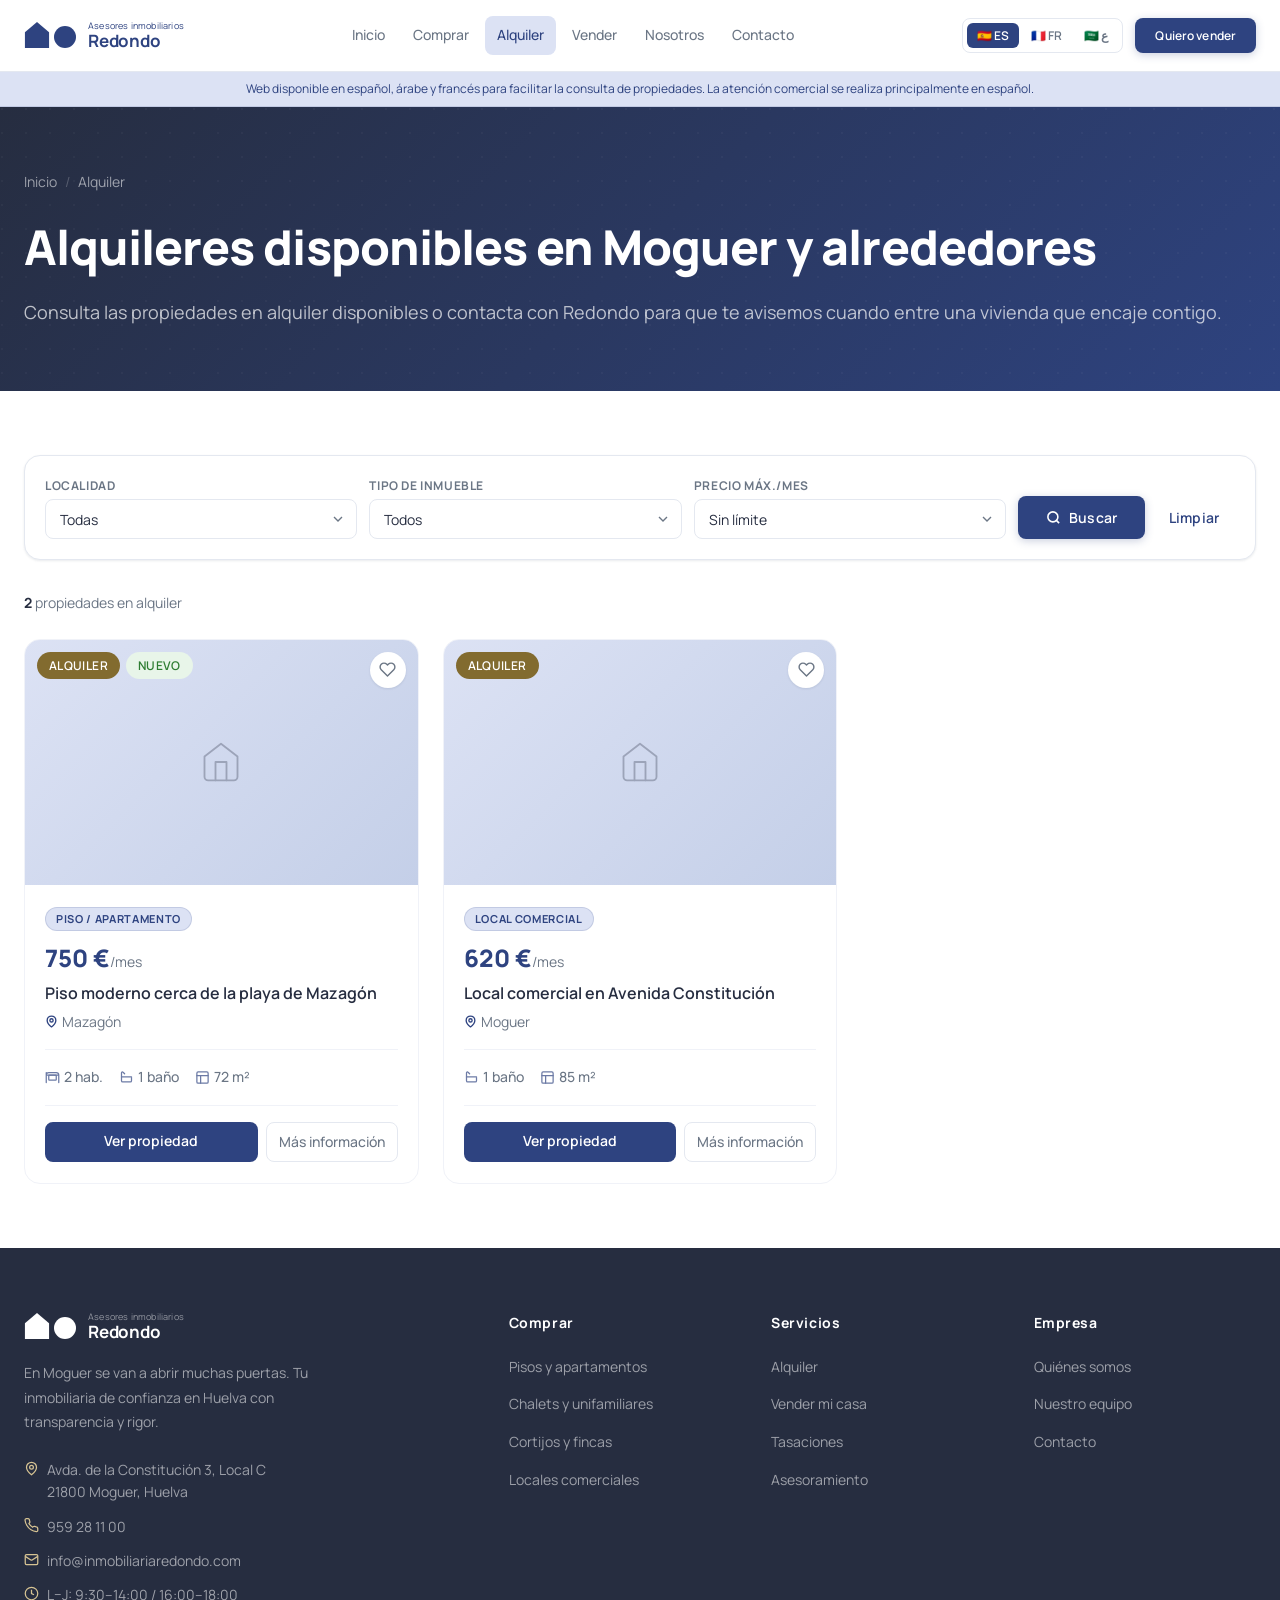
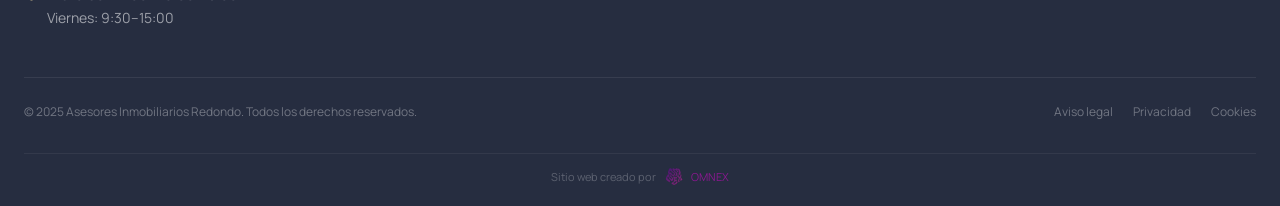
<file: inmobiliaria-redondo/alquiler.html>
<!DOCTYPE html>
<html lang="es" dir="ltr">
<head>
  <meta charset="UTF-8">
  <meta name="viewport" content="width=device-width, initial-scale=1.0">
  <title>Alquiler en Moguer y alrededores — Asesores Inmobiliarios Redondo</title>
  <meta name="description" content="Pisos, locales y casas en alquiler en Moguer, Mazagón y la provincia de Huelva. Consulta disponibilidad o contacta con Redondo para recibir alertas personalizadas.">
  <link rel="preconnect" href="https://fonts.googleapis.com">
  <link rel="preconnect" href="https://fonts.gstatic.com" crossorigin>
  <link href="https://fonts.googleapis.com/css2?family=Manrope:wght@300;400;500;600;700;800&display=swap" rel="stylesheet">
  <link rel="stylesheet" href="./assets/css/styles.css">
</head>
<body class="page-body">

  <header class="header" role="banner">
    <div class="container">
      <div class="header-inner">
        <a href="./index.html" class="logo" aria-label="Asesores Inmobiliarios Redondo — Inicio">
          <div class="logo-mark">
            <svg class="logo-house" width="28" height="30" viewBox="0 0 28 30" aria-hidden="true"><polygon points="14,1 27,12 27,29 1,29 1,12"/></svg>
            <svg class="logo-circle-svg" width="23" height="23" viewBox="0 0 23 23" aria-hidden="true"><circle cx="11.5" cy="11.5" r="11.5"/></svg>
          </div>
          <div class="logo-text">
            <span class="eyebrow">Asesores inmobiliarios</span>
            <span class="brand">Redondo</span>
          </div>
        </a>
        <nav class="nav" aria-label="Navegación principal">
          <a href="./index.html"    class="nav-link" data-i18n="nav.inicio">Inicio</a>
          <a href="./comprar.html"  class="nav-link" data-i18n="nav.comprar">Comprar</a>
          <a href="./alquiler.html" class="nav-link active" aria-current="page" data-i18n="nav.alquilar">Alquiler</a>
          <a href="./vender.html"   class="nav-link" data-i18n="nav.vender">Vender</a>
          <a href="./nosotros.html" class="nav-link" data-i18n="nav.nosotros">Nosotros</a>
          <a href="./contacto.html" class="nav-link" data-i18n="nav.contacto">Contacto</a>
        </nav>
        <div class="header-actions">
          <div class="lang-selector" role="group" aria-label="Idioma">
            <button class="lang-btn active" data-lang="es">🇪🇸 ES</button>
            <button class="lang-btn" data-lang="fr">🇫🇷 FR</button>
            <button class="lang-btn" data-lang="ar">🇸🇦 ع</button>
          </div>
          <a href="./vender.html" class="btn btn-primary btn-sm" data-i18n="nav.sell_btn">Quiero vender</a>
          <button class="nav-toggle" aria-expanded="false" aria-label="Abrir menú">
            <span></span><span></span><span></span>
          </button>
        </div>
      </div>
    </div>
  </header>

  <nav class="mobile-nav" aria-label="Menú móvil">
    <a href="./index.html"    class="nav-link" data-i18n="nav.inicio">Inicio</a>
    <a href="./comprar.html"  class="nav-link" data-i18n="nav.comprar">Comprar</a>
    <a href="./alquiler.html" class="nav-link active" aria-current="page" data-i18n="nav.alquilar">Alquiler</a>
    <a href="./vender.html"   class="nav-link" data-i18n="nav.vender">Vender</a>
    <a href="./nosotros.html" class="nav-link" data-i18n="nav.nosotros">Nosotros</a>
    <a href="./contacto.html" class="nav-link" data-i18n="nav.contacto">Contacto</a>
    <div class="mobile-lang">
      <button class="lang-btn active" data-lang="es">🇪🇸 ES</button>
      <button class="lang-btn" data-lang="fr">🇫🇷 FR</button>
      <button class="lang-btn" data-lang="ar">🇸🇦 ع</button>
    </div>
    <a href="./vender.html" class="btn btn-primary" style="margin-top:0.75rem;width:100%;justify-content:center" data-i18n="nav.sell_btn">Quiero vender</a>
  </nav>

  <!-- ══ AVISO MULTIIDIOMA ══════════════════════════════════════ -->
  <div class="i18n-notice" role="note">
    <span data-i18n="notice">Web disponible en español, árabe y francés para facilitar la consulta de propiedades. La atención comercial se realiza principalmente en español.</span>
  </div>

  <main>

    <!-- ══ HERO ════════════════════════════════════════════════ -->
    <section class="page-hero" aria-label="Propiedades en alquiler">
      <div class="container">
        <nav class="breadcrumb" aria-label="Ruta de navegación">
          <a href="./index.html">Inicio</a>
          <span class="breadcrumb-sep" aria-hidden="true">/</span>
          <span aria-current="page">Alquiler</span>
        </nav>
        <h1 class="page-hero-title" data-i18n="alq.hero_title">Alquileres disponibles en Moguer y alrededores</h1>
        <p class="page-hero-subtitle" data-i18n="alq.hero_subtitle">Consulta las propiedades en alquiler disponibles o contacta con Redondo para que te avisemos cuando entre una vivienda que encaje contigo.</p>
      </div>
    </section>

    <!-- ══ LISTADO ══════════════════════════════════════════════ -->
    <section class="section-sm" aria-label="Listado de alquileres">
      <div class="container">

        <!-- Buscador (se oculta si no hay alquileres) -->
        <div id="alquiler-filters" class="filters-bar" role="search" aria-label="Filtros de búsqueda">
          <div class="filter-group">
            <label class="filter-label" for="fa-localidad">Localidad</label>
            <select class="filter-control" id="fa-localidad">
              <option value="">Todas</option>
              <option value="moguer">Moguer</option>
              <option value="mazagón">Mazagón</option>
              <option value="huelva">Huelva</option>
              <option value="almonte">Almonte</option>
              <option value="palos">Palos de la Frontera</option>
              <option value="san juan">San Juan del Puerto</option>
            </select>
          </div>
          <div class="filter-group">
            <label class="filter-label" for="fa-tipo">Tipo de inmueble</label>
            <select class="filter-control" id="fa-tipo">
              <option value="">Todos</option>
              <option value="piso">Piso / Apartamento</option>
              <option value="chalet">Chalet</option>
              <option value="local">Local comercial</option>
              <option value="cortijo">Cortijo / Finca</option>
            </select>
          </div>
          <div class="filter-group">
            <label class="filter-label" for="fa-precio">Precio máx./mes</label>
            <select class="filter-control" id="fa-precio">
              <option value="">Sin límite</option>
              <option value="500">Hasta 500 €</option>
              <option value="800">Hasta 800 €</option>
              <option value="1200">Hasta 1.200 €</option>
              <option value="2000">Hasta 2.000 €</option>
            </select>
          </div>
          <div class="alquiler-filter-actions">
            <button class="btn btn-primary" onclick="filterAlquiler()">
              <svg width="15" height="15" viewBox="0 0 24 24" fill="none" stroke="currentColor" stroke-width="2.5" aria-hidden="true"><circle cx="11" cy="11" r="8"/><path d="m21 21-4.35-4.35"/></svg>
              Buscar
            </button>
            <button class="btn btn-ghost" onclick="clearFilters()" aria-label="Limpiar filtros">
              Limpiar
            </button>
          </div>
        </div>

        <!-- Meta resultados -->
        <div id="alquiler-meta" class="results-meta">
          <p class="results-count">
            <strong id="results-count-a">0</strong> propiedad<span id="results-plural">es</span> en alquiler
          </p>
        </div>

        <!-- Grid -->
        <div class="property-grid" id="alquiler-grid" aria-label="Propiedades en alquiler"></div>

        <!-- Bloque sin stock: se muestra solo si no hay alquileres en el JSON -->
        <div id="alquiler-sin-stock" class="alquiler-empty" hidden aria-live="polite">
          <div class="alquiler-empty-icon" aria-hidden="true">
            <svg width="32" height="32" viewBox="0 0 24 24" fill="none" stroke="currentColor" stroke-width="1.5" stroke-linecap="round" stroke-linejoin="round"><path d="M6 8a6 6 0 0 1 12 0c0 7 3 9 3 9H3s3-2 3-9"/><path d="M10.3 21a1.94 1.94 0 0 0 3.4 0"/></svg>
          </div>
          <h2 class="alquiler-empty-title">Actualmente no tenemos alquileres disponibles</h2>
          <p class="alquiler-empty-desc">Contacta con nosotros y te avisaremos si entra una propiedad que encaje contigo. Sin compromiso.</p>
          <a href="https://wa.me/34959281100?text=Hola%2C%20me%20gustar%C3%ADa%20recibir%20informaci%C3%B3n%20sobre%20alquileres%20disponibles.%20%C2%BFPod%C3%A9is%20avisarme%20si%20entra%20algo%20que%20encaje%20conmigo%3F"
            class="alquiler-empty-wa"
            target="_blank"
            rel="noopener noreferrer">
            <svg width="18" height="18" viewBox="0 0 24 24" fill="currentColor" aria-hidden="true"><path d="M17.472 14.382c-.297-.149-1.758-.867-2.03-.967-.273-.099-.471-.148-.67.15-.197.297-.767.966-.94 1.164-.173.199-.347.223-.644.075-.297-.15-1.255-.463-2.39-1.475-.883-.788-1.48-1.761-1.653-2.059-.173-.297-.018-.458.13-.606.134-.133.298-.347.446-.52.149-.174.198-.298.298-.497.099-.198.05-.371-.025-.52-.075-.149-.669-1.612-.916-2.207-.242-.579-.487-.5-.669-.51-.173-.008-.371-.01-.57-.01-.198 0-.52.074-.792.372-.272.297-1.04 1.016-1.04 2.479 0 1.462 1.065 2.875 1.213 3.074.149.198 2.096 3.2 5.077 4.487.709.306 1.262.489 1.694.625.712.227 1.36.195 1.871.118.571-.085 1.758-.719 2.006-1.413.248-.694.248-1.289.173-1.413-.074-.124-.272-.198-.57-.347m-5.421 7.403h-.004a9.87 9.87 0 01-5.031-1.378l-.361-.214-3.741.982.998-3.648-.235-.374a9.86 9.86 0 01-1.51-5.26c.001-5.45 4.436-9.884 9.888-9.884 2.64 0 5.122 1.03 6.988 2.898a9.825 9.825 0 012.893 6.994c-.003 5.45-4.437 9.884-9.885 9.884m8.413-18.297A11.815 11.815 0 0012.05 0C5.495 0 .16 5.335.157 11.892c0 2.096.547 4.142 1.588 5.945L.057 24l6.305-1.654a11.882 11.882 0 005.683 1.448h.005c6.554 0 11.89-5.335 11.893-11.893a11.821 11.821 0 00-3.48-8.413z"/></svg>
            Contactar por WhatsApp
          </a>
        </div>

      </div>
    </section>

  </main>

  <!-- ══ FOOTER ════════════════════════════════════════════════ -->
  <footer class="footer" role="contentinfo">
    <div class="container">
      <div class="footer-grid">

        <div class="footer-brand">
          <a href="./index.html" class="logo" aria-label="Asesores Inmobiliarios Redondo">
            <div class="logo-mark">
              <svg class="logo-house" width="28" height="30" viewBox="0 0 28 30" aria-hidden="true"><polygon points="14,1 27,12 27,29 1,29 1,12"/></svg>
              <svg class="logo-circle-svg" width="23" height="23" viewBox="0 0 23 23" aria-hidden="true"><circle cx="11.5" cy="11.5" r="11.5"/></svg>
            </div>
            <div class="logo-text">
              <span class="eyebrow">Asesores inmobiliarios</span>
              <span class="brand">Redondo</span>
            </div>
          </a>
          <p class="footer-desc" data-i18n="footer.desc">En Moguer se van a abrir muchas puertas. Tu inmobiliaria de confianza en Huelva con transparencia y rigor.</p>
          <ul class="footer-contact-list" aria-label="Datos de contacto">
            <li class="footer-contact-item">
              <svg width="15" height="15" viewBox="0 0 24 24" fill="none" stroke="currentColor" stroke-width="2" aria-hidden="true"><path d="M20 10c0 6-8 12-8 12S4 16 4 10a8 8 0 0 1 16 0Z"/><circle cx="12" cy="10" r="3"/></svg>
              <span>Avda. de la Constitución 3, Local C<br>21800 Moguer, Huelva</span>
            </li>
            <li class="footer-contact-item">
              <svg width="15" height="15" viewBox="0 0 24 24" fill="none" stroke="currentColor" stroke-width="2" aria-hidden="true"><path d="M22 16.92v3a2 2 0 0 1-2.18 2 19.79 19.79 0 0 1-8.63-3.07A19.5 19.5 0 0 1 4.69 12 19.79 19.79 0 0 1 1.62 3.18C1.62 2.08 2.46 1.17 3.56 1h3a2 2 0 0 1 2 1.72 12.84 12.84 0 0 0 .7 2.81 2 2 0 0 1-.45 2.11L7.91 8.73a16 16 0 0 0 6 6l.91-.91a2 2 0 0 1 2.11-.45 12.84 12.84 0 0 0 2.81.7A2 2 0 0 1 21.72 16z"/></svg>
              <a href="tel:959281100" style="color:inherit">959 28 11 00</a>
            </li>
            <li class="footer-contact-item">
              <svg width="15" height="15" viewBox="0 0 24 24" fill="none" stroke="currentColor" stroke-width="2" aria-hidden="true"><rect x="2" y="4" width="20" height="16" rx="2"/><path d="m22 7-8.97 5.7a1.94 1.94 0 0 1-2.06 0L2 7"/></svg>
              <a href="mailto:info@inmobiliariaredondo.com" style="color:inherit">info@inmobiliariaredondo.com</a>
            </li>
            <li class="footer-contact-item">
              <svg width="15" height="15" viewBox="0 0 24 24" fill="none" stroke="currentColor" stroke-width="2" aria-hidden="true"><circle cx="12" cy="12" r="10"/><path d="M12 6v6l4 2"/></svg>
              <span>L–J: 9:30–14:00 / 16:00–18:00<br>Viernes: 9:30–15:00</span>
            </li>
          </ul>
        </div>

        <div>
          <h3 class="footer-col-title" data-i18n="footer.col_buy">Comprar</h3>
          <ul class="footer-links">
            <li><a href="./comprar.html" class="footer-link" data-i18n="footer.buy_flats">Pisos y apartamentos</a></li>
            <li><a href="./comprar.html" class="footer-link" data-i18n="footer.buy_houses">Chalets y unifamiliares</a></li>
            <li><a href="./comprar.html" class="footer-link" data-i18n="footer.buy_fincas">Cortijos y fincas</a></li>
            <li><a href="./comprar.html" class="footer-link" data-i18n="footer.buy_locals">Locales comerciales</a></li>
          </ul>
        </div>

        <div>
          <h3 class="footer-col-title" data-i18n="footer.col_services">Servicios</h3>
          <ul class="footer-links">
            <li><a href="./alquiler.html" class="footer-link" data-i18n="footer.svc_rent">Alquiler</a></li>
            <li><a href="./vender.html"   class="footer-link" data-i18n="footer.svc_sell">Vender mi casa</a></li>
            <li><a href="./nosotros.html" class="footer-link" data-i18n="footer.svc_valuation">Tasaciones</a></li>
            <li><a href="./contacto.html" class="footer-link" data-i18n="footer.svc_advice">Asesoramiento</a></li>
          </ul>
        </div>

        <div>
          <h3 class="footer-col-title" data-i18n="footer.col_company">Empresa</h3>
          <ul class="footer-links">
            <li><a href="./nosotros.html" class="footer-link" data-i18n="footer.co_about">Quiénes somos</a></li>
            <li><a href="./nosotros.html" class="footer-link" data-i18n="footer.co_team">Nuestro equipo</a></li>
            <li><a href="./contacto.html" class="footer-link" data-i18n="footer.co_contact">Contacto</a></li>
          </ul>
        </div>

      </div>

      <div class="footer-bottom">
        <p class="footer-copy" data-i18n="footer.copy">© 2025 Asesores Inmobiliarios Redondo. Todos los derechos reservados.</p>
        <nav class="footer-legal" aria-label="Legal">
          <a href="#">Aviso legal</a>
          <a href="#">Privacidad</a>
          <a href="#">Cookies</a>
        </nav>
      </div>
      <p class="footer-omnex">Sitio web creado por <a href="https://omnex.es" class="footer-omnex-link" target="_blank" rel="noopener noreferrer"><img src="./assets/img/Omnex_Logo.webp" alt="Omnex" class="footer-omnex-img" width="160" height="160" loading="lazy" decoding="async">OMNEX</a></p>
    </div>
  </footer>

  <script src="./assets/js/i18n.js"></script>
  <script src="./assets/js/properties.js"></script>
  <script src="./assets/js/main.js"></script>
  <script>
    var allAlquiler = [];

    document.addEventListener('DOMContentLoaded', function () {
      allAlquiler = window.Properties.getAlquiler();

      if (allAlquiler.length === 0) {
        /* Sin stock: oculta filtros y meta, muestra bloque elegante */
        document.getElementById('alquiler-filters').hidden = true;
        document.getElementById('alquiler-meta').hidden = true;
        document.getElementById('alquiler-sin-stock').hidden = false;
      } else {
        renderAlquiler(allAlquiler);
      }
    });

    function renderAlquiler(props) {
      var countEl   = document.getElementById('results-count-a');
      var pluralEl  = document.getElementById('results-plural');
      countEl.textContent  = props.length;
      pluralEl.textContent = props.length === 1 ? '' : 'es';
      window.Properties.renderGrid(document.getElementById('alquiler-grid'), props, './');
    }

    function filterAlquiler() {
      var localidad = document.getElementById('fa-localidad').value.toLowerCase();
      var tipo      = document.getElementById('fa-tipo').value.toLowerCase();
      var precioMax = parseInt(document.getElementById('fa-precio').value, 10) || Infinity;

      var filtered = allAlquiler.filter(function (p) {
        return (!localidad || p.localidad.toLowerCase().includes(localidad)) &&
               (!tipo      || p.categoria === tipo) &&
               (p.precio   <= precioMax);
      });
      renderAlquiler(filtered);
    }

    function clearFilters() {
      document.getElementById('fa-localidad').value = '';
      document.getElementById('fa-tipo').value = '';
      document.getElementById('fa-precio').value = '';
      renderAlquiler(allAlquiler);
    }
  </script>
</body>
</html>
</file>
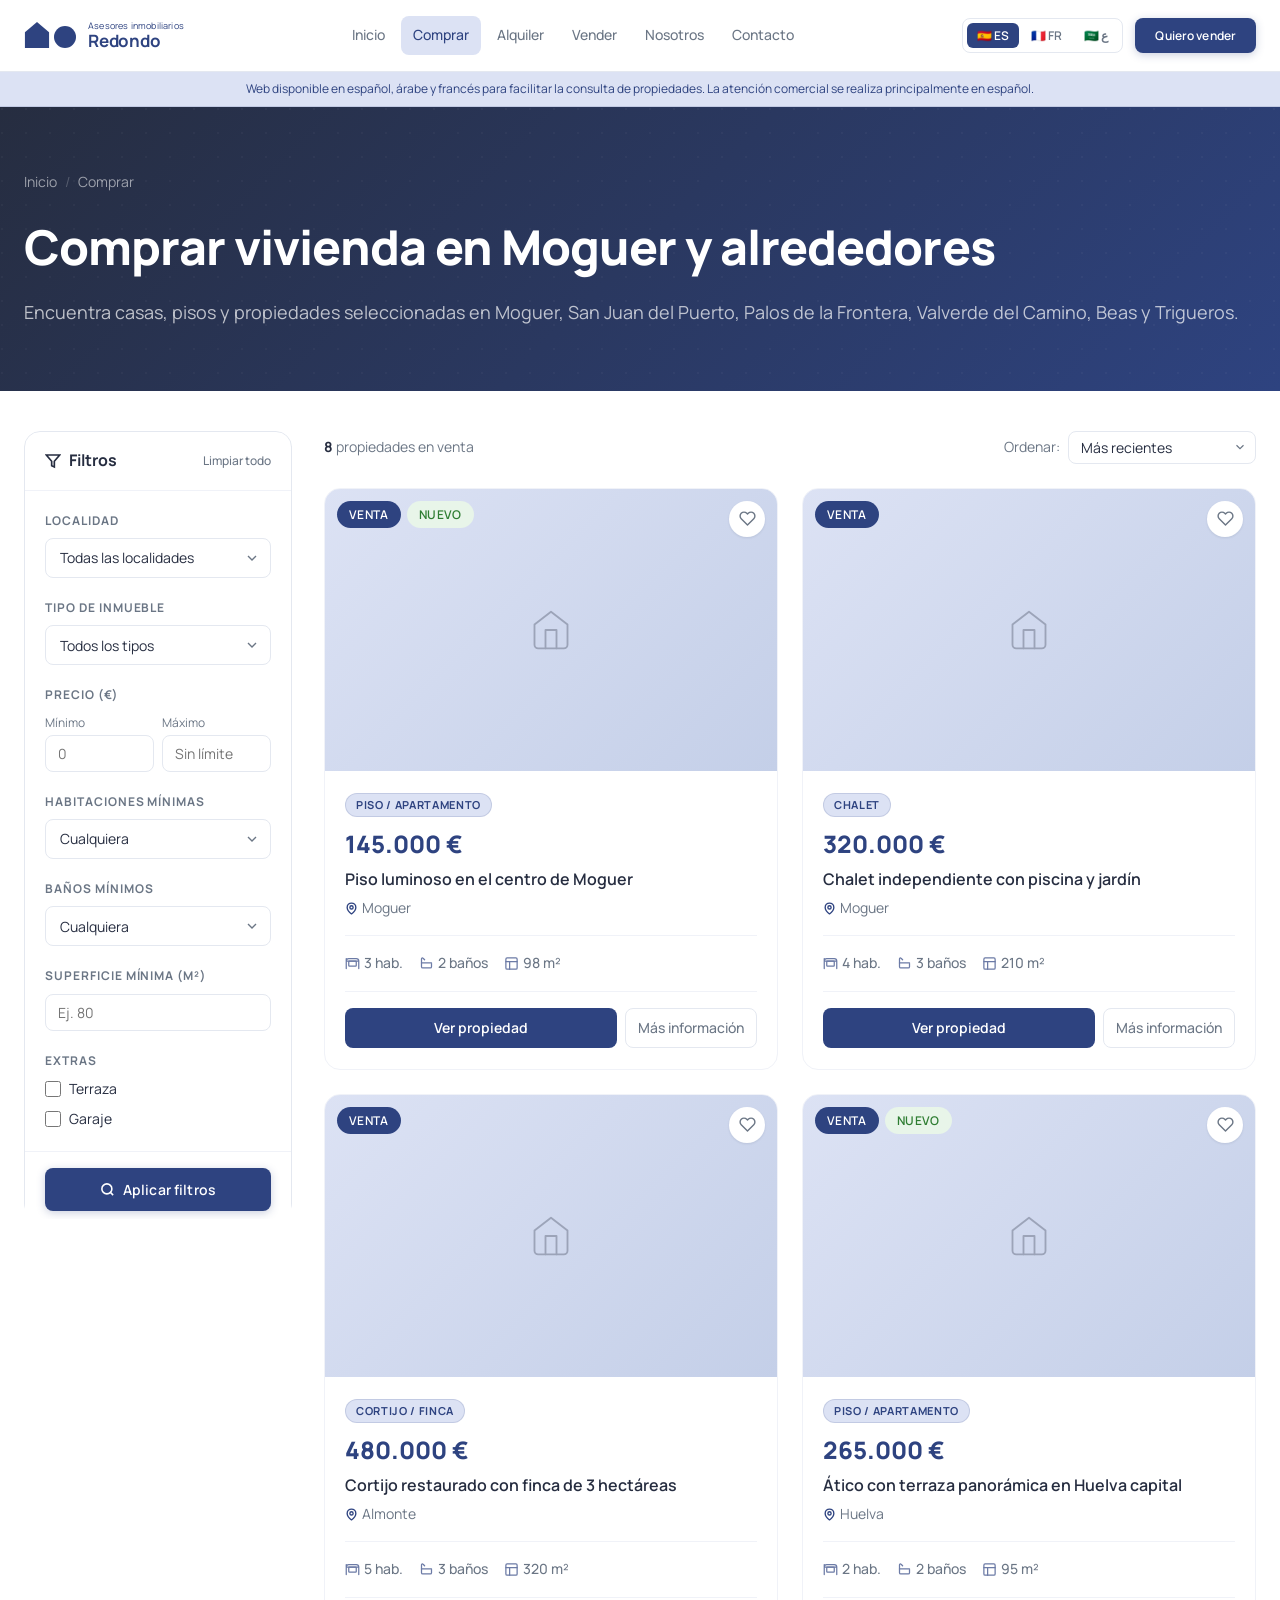
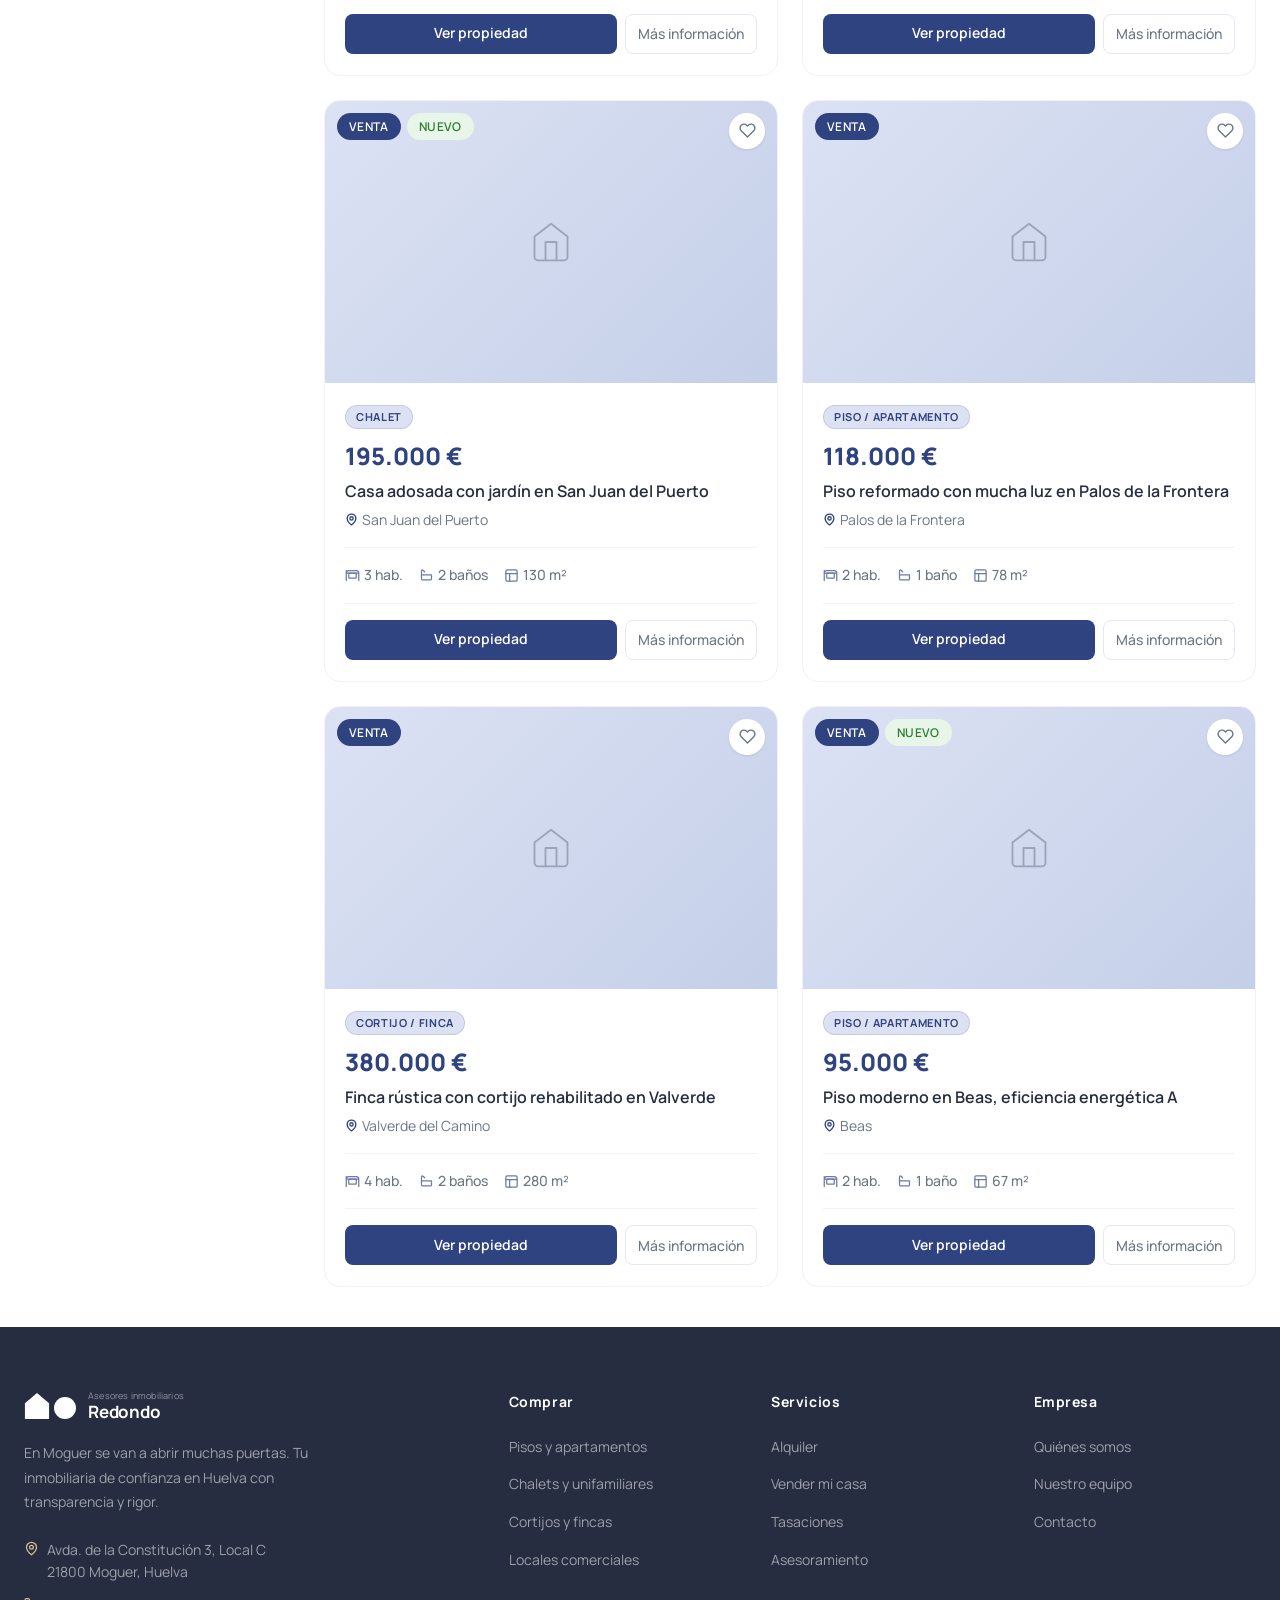
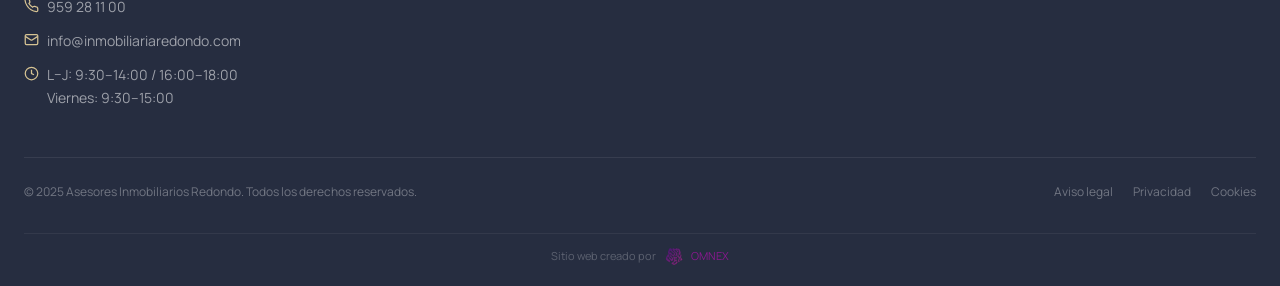
<file: inmobiliaria-redondo/comprar.html>
<!DOCTYPE html>
<html lang="es" dir="ltr">
<head>
  <meta charset="UTF-8">
  <meta name="viewport" content="width=device-width, initial-scale=1.0">
  <title>Comprar vivienda en Moguer y alrededores — Asesores Inmobiliarios Redondo</title>
  <meta name="description" content="Encuentra casas, pisos, chalets y cortijos en venta en Moguer, San Juan del Puerto, Palos de la Frontera, Valverde del Camino, Beas y Trigueros. Asesores Inmobiliarios Redondo.">
  <link rel="preconnect" href="https://fonts.googleapis.com">
  <link rel="preconnect" href="https://fonts.gstatic.com" crossorigin>
  <link href="https://fonts.googleapis.com/css2?family=Manrope:wght@300;400;500;600;700;800&display=swap" rel="stylesheet">
  <link rel="stylesheet" href="./assets/css/styles.css">
</head>
<body class="page-body">

  <!-- ══ HEADER ════════════════════════════════════════════════ -->
  <header class="header" role="banner">
    <div class="container">
      <div class="header-inner">
        <a href="./index.html" class="logo" aria-label="Asesores Inmobiliarios Redondo — Inicio">
          <div class="logo-mark">
            <svg class="logo-house" width="28" height="30" viewBox="0 0 28 30" aria-hidden="true"><polygon points="14,1 27,12 27,29 1,29 1,12"/></svg>
            <svg class="logo-circle-svg" width="23" height="23" viewBox="0 0 23 23" aria-hidden="true"><circle cx="11.5" cy="11.5" r="11.5"/></svg>
          </div>
          <div class="logo-text">
            <span class="eyebrow">Asesores inmobiliarios</span>
            <span class="brand">Redondo</span>
          </div>
        </a>
        <nav class="nav" aria-label="Navegación principal">
          <a href="./index.html"    class="nav-link" data-i18n="nav.inicio">Inicio</a>
          <a href="./comprar.html"  class="nav-link" data-i18n="nav.comprar">Comprar</a>
          <a href="./alquiler.html" class="nav-link" data-i18n="nav.alquilar">Alquiler</a>
          <a href="./vender.html"   class="nav-link" data-i18n="nav.vender">Vender</a>
          <a href="./nosotros.html" class="nav-link" data-i18n="nav.nosotros">Nosotros</a>
          <a href="./contacto.html" class="nav-link" data-i18n="nav.contacto">Contacto</a>
        </nav>
        <div class="header-actions">
          <div class="lang-selector" role="group" aria-label="Idioma">
            <button class="lang-btn active" data-lang="es">🇪🇸 ES</button>
            <button class="lang-btn" data-lang="fr">🇫🇷 FR</button>
            <button class="lang-btn" data-lang="ar">🇸🇦 ع</button>
          </div>
          <a href="./vender.html" class="btn btn-primary btn-sm" data-i18n="nav.sell_btn">Quiero vender</a>
          <button class="nav-toggle" aria-expanded="false" aria-label="Abrir menú">
            <span></span><span></span><span></span>
          </button>
        </div>
      </div>
    </div>
  </header>

  <nav class="mobile-nav" aria-label="Menú móvil">
    <a href="./index.html"    class="nav-link" data-i18n="nav.inicio">Inicio</a>
    <a href="./comprar.html"  class="nav-link" data-i18n="nav.comprar">Comprar</a>
    <a href="./alquiler.html" class="nav-link" data-i18n="nav.alquilar">Alquiler</a>
    <a href="./vender.html"   class="nav-link" data-i18n="nav.vender">Vender</a>
    <a href="./nosotros.html" class="nav-link" data-i18n="nav.nosotros">Nosotros</a>
    <a href="./contacto.html" class="nav-link" data-i18n="nav.contacto">Contacto</a>
    <div class="mobile-lang">
      <button class="lang-btn active" data-lang="es">🇪🇸 ES</button>
      <button class="lang-btn" data-lang="fr">🇫🇷 FR</button>
      <button class="lang-btn" data-lang="ar">🇸🇦 ع</button>
    </div>
    <a href="./vender.html" class="btn btn-primary" style="margin-top:0.75rem;width:100%;justify-content:center" data-i18n="nav.sell_btn">Quiero vender</a>
  </nav>

  <!-- ══ AVISO MULTIIDIOMA ══════════════════════════════════════ -->
  <div class="i18n-notice" role="note">
    <span data-i18n="notice">Web disponible en español, árabe y francés para facilitar la consulta de propiedades. La atención comercial se realiza principalmente en español.</span>
  </div>

  <main>

    <!-- ══ PAGE HERO ══════════════════════════════════════════ -->
    <section class="page-hero" aria-label="Comprar vivienda">
      <div class="container">
        <nav class="breadcrumb" aria-label="Ruta de navegación">
          <a href="./index.html">Inicio</a>
          <span class="breadcrumb-sep" aria-hidden="true">/</span>
          <span aria-current="page">Comprar</span>
        </nav>
        <h1 class="page-hero-title" data-i18n="com.hero_title">Comprar vivienda en Moguer y alrededores</h1>
        <p class="page-hero-subtitle" data-i18n="com.hero_subtitle">Encuentra casas, pisos y propiedades seleccionadas en Moguer, San Juan del Puerto, Palos de la Frontera, Valverde del Camino, Beas y Trigueros.</p>
      </div>
    </section>

    <!-- ══ LISTINGS ═══════════════════════════════════════════ -->
    <section class="listings-section">
      <div class="container">
        <div class="listings-layout">

          <!-- ── Sidebar filtros ──────────────────────────── -->
          <aside class="filters-sidebar" aria-label="Filtros de búsqueda">

            <!-- Mobile toggle -->
            <button class="filter-mobile-toggle" id="filter-mobile-toggle"
              onclick="toggleMobileFilters()" aria-expanded="false" aria-controls="filters-panel">
              <svg width="16" height="16" viewBox="0 0 24 24" fill="none" stroke="currentColor" stroke-width="2.5" aria-hidden="true"><line x1="4" y1="6" x2="20" y2="6"/><line x1="8" y1="12" x2="20" y2="12"/><line x1="12" y1="18" x2="20" y2="18"/></svg>
              Mostrar filtros
            </button>

            <div class="filters-panel" id="filters-panel" role="search">
              <div class="filters-panel-header">
                <h2 class="filters-panel-title">
                  <svg width="16" height="16" viewBox="0 0 24 24" fill="none" stroke="currentColor" stroke-width="2.5" aria-hidden="true"><polygon points="22 3 2 3 10 12.46 10 19 14 21 14 12.46 22 3"/></svg>
                  Filtros
                </h2>
                <button class="filters-panel-clear" onclick="clearFilters()" type="button">Limpiar todo</button>
              </div>

              <div class="filters-panel-body">

                <!-- Localidad -->
                <div class="filter-section">
                  <p class="filter-section-title">Localidad</p>
                  <select class="filter-control" id="f-localidad" aria-label="Filtrar por localidad">
                    <option value="">Todas las localidades</option>
                    <option value="moguer">Moguer</option>
                    <option value="san juan">San Juan del Puerto</option>
                    <option value="palos">Palos de la Frontera</option>
                    <option value="valverde">Valverde del Camino</option>
                    <option value="beas">Beas</option>
                    <option value="trigueros">Trigueros</option>
                    <option value="huelva">Huelva capital</option>
                    <option value="almonte">Almonte</option>
                    <option value="mazagon">Mazagón</option>
                  </select>
                </div>

                <!-- Tipo -->
                <div class="filter-section">
                  <p class="filter-section-title">Tipo de inmueble</p>
                  <select class="filter-control" id="f-tipo" aria-label="Filtrar por tipo">
                    <option value="">Todos los tipos</option>
                    <option value="piso">Piso / Apartamento</option>
                    <option value="chalet">Chalet / Unifamiliar</option>
                    <option value="cortijo">Cortijo / Finca</option>
                    <option value="local">Local comercial</option>
                  </select>
                </div>

                <!-- Precio -->
                <div class="filter-section">
                  <p class="filter-section-title">Precio (€)</p>
                  <div class="filter-range-row">
                    <div>
                      <p class="filter-range-label">Mínimo</p>
                      <input type="number" class="filter-input" id="f-precio-min"
                        placeholder="0" min="0" aria-label="Precio mínimo">
                    </div>
                    <div>
                      <p class="filter-range-label">Máximo</p>
                      <input type="number" class="filter-input" id="f-precio-max"
                        placeholder="Sin límite" min="0" aria-label="Precio máximo">
                    </div>
                  </div>
                </div>

                <!-- Habitaciones -->
                <div class="filter-section">
                  <p class="filter-section-title">Habitaciones mínimas</p>
                  <select class="filter-control" id="f-habs" aria-label="Habitaciones mínimas">
                    <option value="">Cualquiera</option>
                    <option value="1">1 o más</option>
                    <option value="2">2 o más</option>
                    <option value="3">3 o más</option>
                    <option value="4">4 o más</option>
                  </select>
                </div>

                <!-- Baños -->
                <div class="filter-section">
                  <p class="filter-section-title">Baños mínimos</p>
                  <select class="filter-control" id="f-banos" aria-label="Baños mínimos">
                    <option value="">Cualquiera</option>
                    <option value="1">1 o más</option>
                    <option value="2">2 o más</option>
                    <option value="3">3 o más</option>
                  </select>
                </div>

                <!-- Metros cuadrados -->
                <div class="filter-section">
                  <p class="filter-section-title">Superficie mínima (m²)</p>
                  <input type="number" class="filter-input" id="f-m2"
                    placeholder="Ej. 80" min="0" aria-label="Metros cuadrados mínimos">
                </div>

                <!-- Extras -->
                <div class="filter-section">
                  <p class="filter-section-title">Extras</p>
                  <div class="filter-check-group">
                    <label class="filter-check-label">
                      <input type="checkbox" id="f-terraza">
                      Terraza
                    </label>
                    <label class="filter-check-label">
                      <input type="checkbox" id="f-garaje">
                      Garaje
                    </label>
                  </div>
                </div>

              </div>

              <div class="filters-panel-footer">
                <button class="btn btn-primary" onclick="applyFilters()" type="button">
                  <svg width="15" height="15" viewBox="0 0 24 24" fill="none" stroke="currentColor" stroke-width="2.5" aria-hidden="true"><circle cx="11" cy="11" r="8"/><path d="m21 21-4.35-4.35"/></svg>
                  Aplicar filtros
                </button>
              </div>
            </div>
          </aside>

          <!-- ── Contenido principal ──────────────────────── -->
          <div class="listings-main">

            <!-- Barra resultados + ordenación -->
            <div class="results-meta">
              <p class="results-count">
                <strong id="results-count">8</strong> propiedades en venta
              </p>
              <div class="sort-control">
                <label for="sort-select">Ordenar:</label>
                <select id="sort-select" onchange="applyFilters()">
                  <option value="recent">Más recientes</option>
                  <option value="price-asc">Precio: menor a mayor</option>
                  <option value="price-desc">Precio: mayor a menor</option>
                  <option value="area-desc">Mayor superficie</option>
                </select>
              </div>
            </div>

            <!-- Grid de propiedades -->
            <div class="property-grid" id="comprar-grid" aria-label="Propiedades en venta"></div>

          </div>
        </div>
      </div>
    </section>

  </main>

  <!-- ══ FOOTER ════════════════════════════════════════════════ -->
  <footer class="footer" role="contentinfo">
    <div class="container">
      <div class="footer-grid">

        <div class="footer-brand">
          <a href="./index.html" class="logo" aria-label="Asesores Inmobiliarios Redondo">
            <div class="logo-mark">
              <svg class="logo-house" width="28" height="30" viewBox="0 0 28 30" aria-hidden="true"><polygon points="14,1 27,12 27,29 1,29 1,12"/></svg>
              <svg class="logo-circle-svg" width="23" height="23" viewBox="0 0 23 23" aria-hidden="true"><circle cx="11.5" cy="11.5" r="11.5"/></svg>
            </div>
            <div class="logo-text">
              <span class="eyebrow">Asesores inmobiliarios</span>
              <span class="brand">Redondo</span>
            </div>
          </a>
          <p class="footer-desc" data-i18n="footer.desc">En Moguer se van a abrir muchas puertas. Tu inmobiliaria de confianza en Huelva con transparencia y rigor.</p>
          <ul class="footer-contact-list" aria-label="Datos de contacto">
            <li class="footer-contact-item">
              <svg width="15" height="15" viewBox="0 0 24 24" fill="none" stroke="currentColor" stroke-width="2" aria-hidden="true"><path d="M20 10c0 6-8 12-8 12S4 16 4 10a8 8 0 0 1 16 0Z"/><circle cx="12" cy="10" r="3"/></svg>
              <span>Avda. de la Constitución 3, Local C<br>21800 Moguer, Huelva</span>
            </li>
            <li class="footer-contact-item">
              <svg width="15" height="15" viewBox="0 0 24 24" fill="none" stroke="currentColor" stroke-width="2" aria-hidden="true"><path d="M22 16.92v3a2 2 0 0 1-2.18 2 19.79 19.79 0 0 1-8.63-3.07A19.5 19.5 0 0 1 4.69 12 19.79 19.79 0 0 1 1.62 3.18C1.62 2.08 2.46 1.17 3.56 1h3a2 2 0 0 1 2 1.72 12.84 12.84 0 0 0 .7 2.81 2 2 0 0 1-.45 2.11L7.91 8.73a16 16 0 0 0 6 6l.91-.91a2 2 0 0 1 2.11-.45 12.84 12.84 0 0 0 2.81.7A2 2 0 0 1 21.72 16z"/></svg>
              <a href="tel:959281100" style="color:inherit">959 28 11 00</a>
            </li>
            <li class="footer-contact-item">
              <svg width="15" height="15" viewBox="0 0 24 24" fill="none" stroke="currentColor" stroke-width="2" aria-hidden="true"><rect x="2" y="4" width="20" height="16" rx="2"/><path d="m22 7-8.97 5.7a1.94 1.94 0 0 1-2.06 0L2 7"/></svg>
              <a href="mailto:info@inmobiliariaredondo.com" style="color:inherit">info@inmobiliariaredondo.com</a>
            </li>
            <li class="footer-contact-item">
              <svg width="15" height="15" viewBox="0 0 24 24" fill="none" stroke="currentColor" stroke-width="2" aria-hidden="true"><circle cx="12" cy="12" r="10"/><path d="M12 6v6l4 2"/></svg>
              <span>L–J: 9:30–14:00 / 16:00–18:00<br>Viernes: 9:30–15:00</span>
            </li>
          </ul>
        </div>

        <div>
          <h3 class="footer-col-title" data-i18n="footer.col_buy">Comprar</h3>
          <ul class="footer-links">
            <li><a href="./comprar.html" class="footer-link" data-i18n="footer.buy_flats">Pisos y apartamentos</a></li>
            <li><a href="./comprar.html" class="footer-link" data-i18n="footer.buy_houses">Chalets y unifamiliares</a></li>
            <li><a href="./comprar.html" class="footer-link" data-i18n="footer.buy_fincas">Cortijos y fincas</a></li>
            <li><a href="./comprar.html" class="footer-link" data-i18n="footer.buy_locals">Locales comerciales</a></li>
          </ul>
        </div>

        <div>
          <h3 class="footer-col-title" data-i18n="footer.col_services">Servicios</h3>
          <ul class="footer-links">
            <li><a href="./alquiler.html" class="footer-link" data-i18n="footer.svc_rent">Alquiler</a></li>
            <li><a href="./vender.html"   class="footer-link" data-i18n="footer.svc_sell">Vender mi casa</a></li>
            <li><a href="./nosotros.html" class="footer-link" data-i18n="footer.svc_valuation">Tasaciones</a></li>
            <li><a href="./contacto.html" class="footer-link" data-i18n="footer.svc_advice">Asesoramiento</a></li>
          </ul>
        </div>

        <div>
          <h3 class="footer-col-title" data-i18n="footer.col_company">Empresa</h3>
          <ul class="footer-links">
            <li><a href="./nosotros.html" class="footer-link" data-i18n="footer.co_about">Quiénes somos</a></li>
            <li><a href="./nosotros.html" class="footer-link" data-i18n="footer.co_team">Nuestro equipo</a></li>
            <li><a href="./contacto.html" class="footer-link" data-i18n="footer.co_contact">Contacto</a></li>
          </ul>
        </div>

      </div>

      <div class="footer-bottom">
        <p class="footer-copy" data-i18n="footer.copy">© 2025 Asesores Inmobiliarios Redondo. Todos los derechos reservados.</p>
        <nav class="footer-legal" aria-label="Legal">
          <a href="#">Aviso legal</a>
          <a href="#">Privacidad</a>
          <a href="#">Cookies</a>
        </nav>
      </div>
      <p class="footer-omnex">Sitio web creado por <a href="https://omnex.es" class="footer-omnex-link" target="_blank" rel="noopener noreferrer"><img src="./assets/img/Omnex_Logo.webp" alt="Omnex" class="footer-omnex-img" width="160" height="160" loading="lazy" decoding="async">OMNEX</a></p>
    </div>
  </footer>

  <script src="./assets/js/i18n.js"></script>
  <script src="./assets/js/properties.js"></script>
  <script src="./assets/js/main.js"></script>
  <script>
    var allVenta = [];

    document.addEventListener('DOMContentLoaded', function () {
      allVenta = window.Properties.getVenta();
      var locParam = new URLSearchParams(window.location.search).get('localidad');
      if (locParam) {
        g('f-localidad').value = locParam;
        applyFilters();
      } else {
        renderCurrent(allVenta);
      }
    });

    function g(id) { return document.getElementById(id); }

    function renderCurrent(props) {
      g('results-count').textContent = props.length;
      window.Properties.renderGrid(g('comprar-grid'), props, './');
    }

    function applyFilters() {
      var loc      = g('f-localidad').value.toLowerCase();
      var tipo     = g('f-tipo').value.toLowerCase();
      var pMin     = parseFloat(g('f-precio-min').value) || 0;
      var pMax     = parseFloat(g('f-precio-max').value) || Infinity;
      var minHabs  = parseInt(g('f-habs').value, 10) || 0;
      var minBanos = parseInt(g('f-banos').value, 10) || 0;
      var minM2    = parseInt(g('f-m2').value, 10) || 0;
      var terraza  = g('f-terraza').checked;
      var garaje   = g('f-garaje').checked;
      var sortVal  = g('sort-select').value;

      var filtered = allVenta.filter(function (p) {
        return (!loc      || p.localidad.toLowerCase().includes(loc))
            && (!tipo     || p.categoria === tipo)
            && (p.precio  >= pMin)
            && (p.precio  <= pMax)
            && (p.habitaciones >= minHabs)
            && (p.banos   >= minBanos)
            && (p.superficie  >= minM2)
            && (!terraza  || p.terraza)
            && (!garaje   || p.garaje);
      });

      if (sortVal === 'price-asc')  filtered.sort(function (a, b) { return a.precio - b.precio; });
      if (sortVal === 'price-desc') filtered.sort(function (a, b) { return b.precio - a.precio; });
      if (sortVal === 'area-desc')  filtered.sort(function (a, b) { return b.superficie - a.superficie; });

      renderCurrent(filtered);
    }

    function clearFilters() {
      ['f-localidad', 'f-tipo', 'f-habs', 'f-banos'].forEach(function (id) {
        g(id).value = '';
      });
      ['f-precio-min', 'f-precio-max', 'f-m2'].forEach(function (id) {
        g(id).value = '';
      });
      g('f-terraza').checked = false;
      g('f-garaje').checked  = false;
      renderCurrent(allVenta);
    }

    function toggleMobileFilters() {
      var panel  = g('filters-panel');
      var toggle = g('filter-mobile-toggle');
      var isOpen = panel.classList.contains('mobile-open');
      panel.classList.toggle('mobile-open', !isOpen);
      toggle.classList.toggle('active', !isOpen);
      toggle.setAttribute('aria-expanded', !isOpen);
      toggle.innerHTML = (!isOpen
        ? '<svg width="16" height="16" viewBox="0 0 24 24" fill="none" stroke="currentColor" stroke-width="2.5" aria-hidden="true"><line x1="18" y1="6" x2="6" y2="18"/><line x1="6" y1="6" x2="18" y2="18"/></svg> Ocultar filtros'
        : '<svg width="16" height="16" viewBox="0 0 24 24" fill="none" stroke="currentColor" stroke-width="2.5" aria-hidden="true"><line x1="4" y1="6" x2="20" y2="6"/><line x1="8" y1="12" x2="20" y2="12"/><line x1="12" y1="18" x2="20" y2="18"/></svg> Mostrar filtros');
    }
  </script>
</body>
</html>
</file>
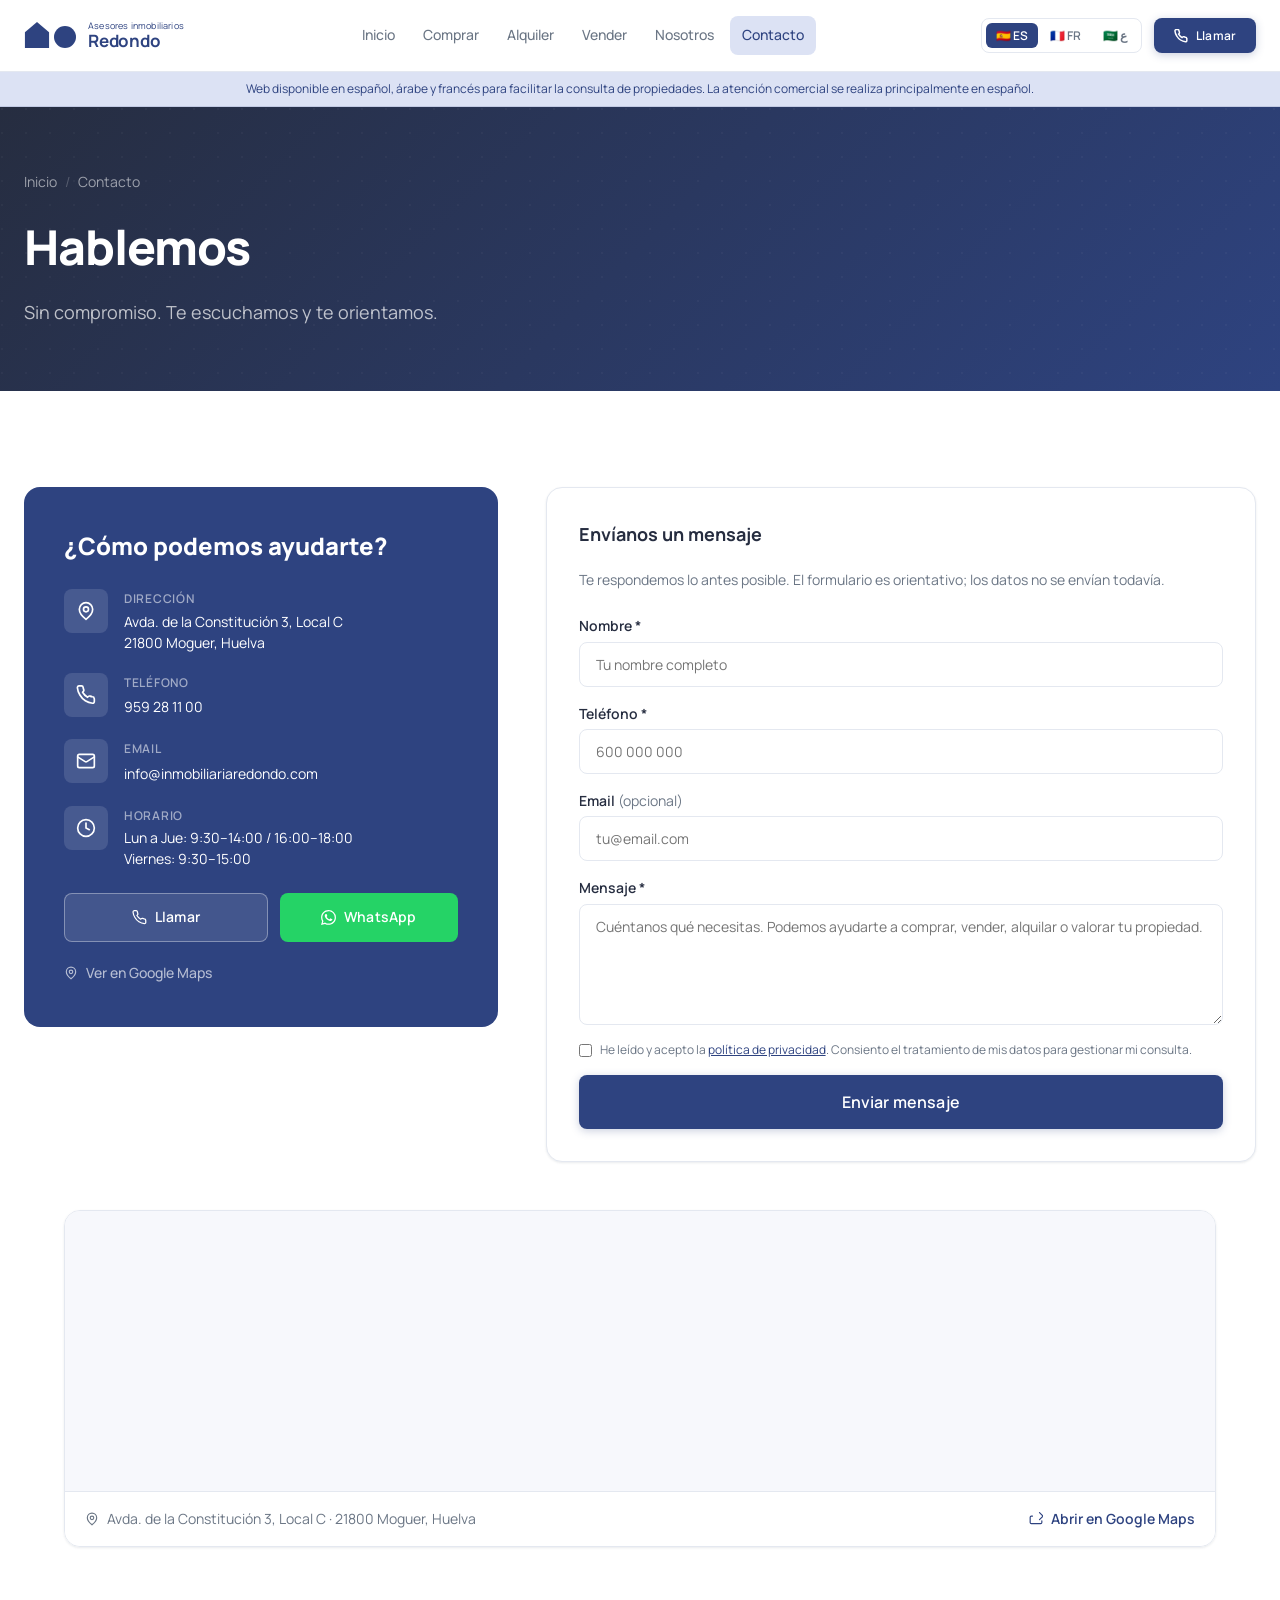
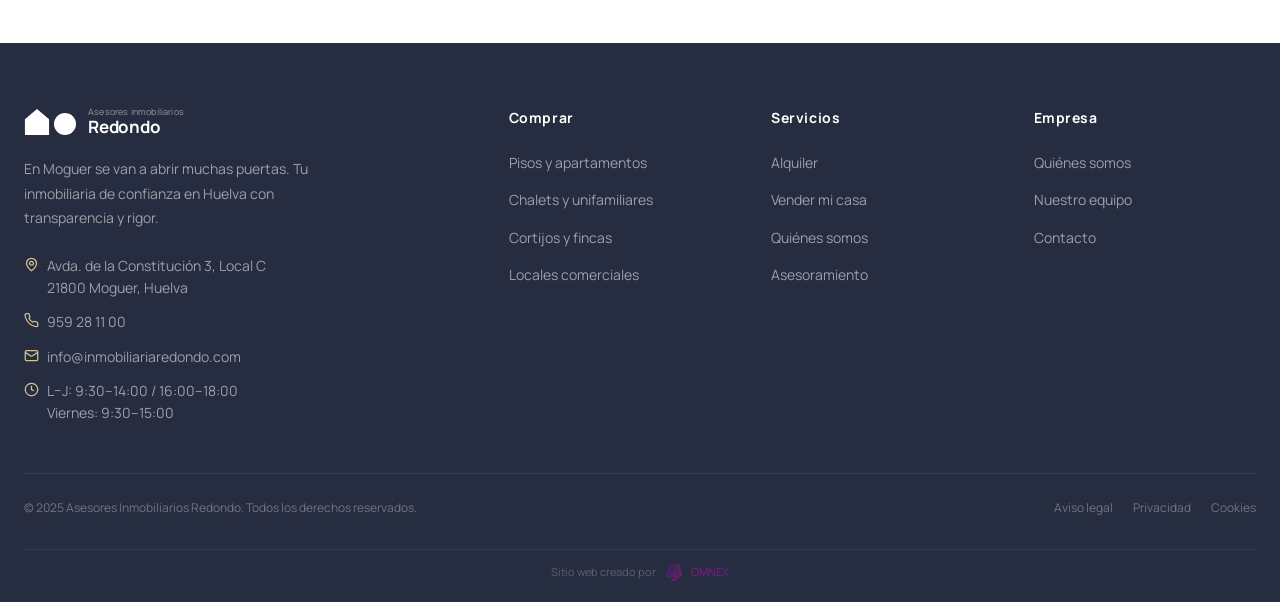
<file: inmobiliaria-redondo/contacto.html>
<!DOCTYPE html>
<html lang="es" dir="ltr">
<head>
  <meta charset="UTF-8">
  <meta name="viewport" content="width=device-width, initial-scale=1.0">
  <title>Contacto — Asesores Inmobiliarios Redondo</title>
  <meta name="description" content="Contacta con Asesores Inmobiliarios Redondo en Moguer. Avda. de la Constitución 3, Local C. Teléfono: 959 28 11 00. Sin compromiso.">
  <link rel="preconnect" href="https://fonts.googleapis.com">
  <link rel="preconnect" href="https://fonts.gstatic.com" crossorigin>
  <link href="https://fonts.googleapis.com/css2?family=Manrope:wght@300;400;500;600;700;800&display=swap" rel="stylesheet">
  <link rel="stylesheet" href="./assets/css/styles.css">
</head>
<body class="page-body">

  <header class="header" role="banner">
    <div class="container">
      <div class="header-inner">
        <a href="./index.html" class="logo" aria-label="Asesores Inmobiliarios Redondo — Inicio">
          <div class="logo-mark">
            <svg class="logo-house" width="28" height="30" viewBox="0 0 28 30" aria-hidden="true"><polygon points="14,1 27,12 27,29 1,29 1,12"/></svg>
            <svg class="logo-circle-svg" width="23" height="23" viewBox="0 0 23 23" aria-hidden="true"><circle cx="11.5" cy="11.5" r="11.5"/></svg>
          </div>
          <div class="logo-text">
            <span class="eyebrow">Asesores inmobiliarios</span>
            <span class="brand">Redondo</span>
          </div>
        </a>
        <nav class="nav" aria-label="Navegación principal">
          <a href="./index.html"    class="nav-link" data-i18n="nav.inicio">Inicio</a>
          <a href="./comprar.html"  class="nav-link" data-i18n="nav.comprar">Comprar</a>
          <a href="./alquiler.html" class="nav-link" data-i18n="nav.alquilar">Alquiler</a>
          <a href="./vender.html"   class="nav-link" data-i18n="nav.vender">Vender</a>
          <a href="./nosotros.html" class="nav-link" data-i18n="nav.nosotros">Nosotros</a>
          <a href="./contacto.html" class="nav-link" data-i18n="nav.contacto">Contacto</a>
        </nav>
        <div class="header-actions">
          <div class="lang-selector" role="group" aria-label="Idioma">
            <button class="lang-btn active" data-lang="es">🇪🇸 ES</button>
            <button class="lang-btn" data-lang="fr">🇫🇷 FR</button>
            <button class="lang-btn" data-lang="ar">🇸🇦 ع</button>
          </div>
          <a href="tel:+34959281100" class="btn btn-primary btn-sm">
            <svg width="14" height="14" viewBox="0 0 24 24" fill="none" stroke="currentColor" stroke-width="2.5" aria-hidden="true"><path d="M22 16.92v3a2 2 0 0 1-2.18 2 19.79 19.79 0 0 1-8.63-3.07A19.5 19.5 0 0 1 4.69 12 19.79 19.79 0 0 1 1.62 3.18C1.62 2.08 2.46 1.17 3.56 1h3a2 2 0 0 1 2 1.72 12.84 12.84 0 0 0 .7 2.81 2 2 0 0 1-.45 2.11L7.91 8.73a16 16 0 0 0 6 6l.91-.91a2 2 0 0 1 2.11-.45 12.84 12.84 0 0 0 2.81.7A2 2 0 0 1 21.72 16z"/></svg>
            <span data-i18n="nav.call_btn">Llamar</span>
          </a>
          <button class="nav-toggle" aria-expanded="false" aria-label="Abrir menú">
            <span></span><span></span><span></span>
          </button>
        </div>
      </div>
    </div>
  </header>

  <nav class="mobile-nav" aria-label="Menú móvil">
    <a href="./index.html"    class="nav-link" data-i18n="nav.inicio">Inicio</a>
    <a href="./comprar.html"  class="nav-link" data-i18n="nav.comprar">Comprar</a>
    <a href="./alquiler.html" class="nav-link" data-i18n="nav.alquilar">Alquiler</a>
    <a href="./vender.html"   class="nav-link" data-i18n="nav.vender">Vender</a>
    <a href="./nosotros.html" class="nav-link" data-i18n="nav.nosotros">Nosotros</a>
    <a href="./contacto.html" class="nav-link" data-i18n="nav.contacto">Contacto</a>
    <div class="mobile-lang">
      <button class="lang-btn active" data-lang="es">🇪🇸 ES</button>
      <button class="lang-btn" data-lang="fr">🇫🇷 FR</button>
      <button class="lang-btn" data-lang="ar">🇸🇦 ع</button>
    </div>
    <a href="./vender.html" class="btn btn-primary" style="margin-top:0.75rem;width:100%;justify-content:center" data-i18n="nav.sell_btn">Quiero vender</a>
  </nav>

  <!-- ══ AVISO MULTIIDIOMA ══════════════════════════════════════ -->
  <div class="i18n-notice" role="note">
    <span data-i18n="notice">Web disponible en español, árabe y francés para facilitar la consulta de propiedades. La atención comercial se realiza principalmente en español.</span>
  </div>

  <main>

    <!-- ── Hero ─────────────────────────────────────────────── -->
    <section class="page-hero" aria-label="Contacto">
      <div class="container">
        <nav class="breadcrumb" aria-label="Ruta de navegación">
          <a href="./index.html">Inicio</a>
          <span class="breadcrumb-sep" aria-hidden="true">/</span>
          <span aria-current="page">Contacto</span>
        </nav>
        <h1 class="page-hero-title" data-i18n="con.hero_title">Hablemos</h1>
        <p class="page-hero-subtitle" data-i18n="con.hero_subtitle">Sin compromiso. Te escuchamos y te orientamos.</p>
      </div>
    </section>

    <!-- ── Contacto grid ──────────────────────────────────────── -->
    <section class="section" aria-labelledby="contacto-title">
      <div class="container">
        <h2 class="sr-only" id="contacto-title">Información de contacto y formulario</h2>
        <div class="contact-grid">

          <!-- ── Info card ──────────────────────────────────── -->
          <div class="contact-info-card">
            <h2 class="contact-info-title" data-i18n="con.card_title">¿Cómo podemos ayudarte?</h2>

            <ul class="contact-info-list" aria-label="Datos de contacto">
              <li class="contact-info-item">
                <div class="contact-info-icon" aria-hidden="true">
                  <svg width="20" height="20" viewBox="0 0 24 24" fill="none" stroke="currentColor" stroke-width="2" stroke-linecap="round" stroke-linejoin="round"><path d="M20 10c0 6-8 12-8 12S4 16 4 10a8 8 0 0 1 16 0Z"/><circle cx="12" cy="10" r="3"/></svg>
                </div>
                <div>
                  <p class="contact-info-label">Dirección</p>
                  <p class="contact-info-value">
                    Avda. de la Constitución 3, Local C<br>
                    21800 Moguer, Huelva
                  </p>
                </div>
              </li>

              <li class="contact-info-item">
                <div class="contact-info-icon" aria-hidden="true">
                  <svg width="20" height="20" viewBox="0 0 24 24" fill="none" stroke="currentColor" stroke-width="2" stroke-linecap="round" stroke-linejoin="round"><path d="M22 16.92v3a2 2 0 0 1-2.18 2 19.79 19.79 0 0 1-8.63-3.07A19.5 19.5 0 0 1 4.69 12 19.79 19.79 0 0 1 1.62 3.18C1.62 2.08 2.46 1.17 3.56 1h3a2 2 0 0 1 2 1.72 12.84 12.84 0 0 0 .7 2.81 2 2 0 0 1-.45 2.11L7.91 8.73a16 16 0 0 0 6 6l.91-.91a2 2 0 0 1 2.11-.45 12.84 12.84 0 0 0 2.81.7A2 2 0 0 1 21.72 16z"/></svg>
                </div>
                <div>
                  <p class="contact-info-label">Teléfono</p>
                  <a href="tel:+34959281100" class="contact-info-value" style="color:#fff">959 28 11 00</a>
                </div>
              </li>

              <li class="contact-info-item">
                <div class="contact-info-icon" aria-hidden="true">
                  <svg width="20" height="20" viewBox="0 0 24 24" fill="none" stroke="currentColor" stroke-width="2" stroke-linecap="round" stroke-linejoin="round"><rect x="2" y="4" width="20" height="16" rx="2"/><path d="m22 7-8.97 5.7a1.94 1.94 0 0 1-2.06 0L2 7"/></svg>
                </div>
                <div>
                  <p class="contact-info-label">Email</p>
                  <a href="mailto:info@inmobiliariaredondo.com" class="contact-info-value" style="color:#fff">info@inmobiliariaredondo.com</a>
                </div>
              </li>

              <li class="contact-info-item">
                <div class="contact-info-icon" aria-hidden="true">
                  <svg width="20" height="20" viewBox="0 0 24 24" fill="none" stroke="currentColor" stroke-width="2" stroke-linecap="round" stroke-linejoin="round"><circle cx="12" cy="12" r="10"/><path d="M12 6v6l4 2"/></svg>
                </div>
                <div>
                  <p class="contact-info-label">Horario</p>
                  <p class="contact-info-value">
                    Lun a Jue: 9:30–14:00 / 16:00–18:00<br>
                    Viernes: 9:30–15:00
                  </p>
                </div>
              </li>
            </ul>

            <!-- Botones de acción rápida -->
            <div class="contact-action-row">
              <a href="tel:+34959281100" class="btn btn-secondary contact-action-btn">
                <svg width="15" height="15" viewBox="0 0 24 24" fill="none" stroke="currentColor" stroke-width="2" stroke-linecap="round" stroke-linejoin="round" aria-hidden="true"><path d="M22 16.92v3a2 2 0 0 1-2.18 2 19.79 19.79 0 0 1-8.63-3.07A19.5 19.5 0 0 1 4.69 12 19.79 19.79 0 0 1 1.62 3.18C1.62 2.08 2.46 1.17 3.56 1h3a2 2 0 0 1 2 1.72 12.84 12.84 0 0 0 .7 2.81 2 2 0 0 1-.45 2.11L7.91 8.73a16 16 0 0 0 6 6l.91-.91a2 2 0 0 1 2.11-.45 12.84 12.84 0 0 0 2.81.7A2 2 0 0 1 21.72 16z"/></svg>
                <span data-i18n="con.call">Llamar</span>
              </a>
              <a href="https://wa.me/34959281100?text=Hola%2C%20me%20gustar%C3%ADa%20recibir%20m%C3%A1s%20informaci%C3%B3n."
                 class="btn contact-action-btn-wa"
                 target="_blank" rel="noopener noreferrer">
                <svg width="15" height="15" viewBox="0 0 24 24" fill="currentColor" aria-hidden="true"><path d="M17.472 14.382c-.297-.149-1.758-.867-2.03-.967-.273-.099-.471-.148-.67.15-.197.297-.767.966-.94 1.164-.173.199-.347.223-.644.075-.297-.15-1.255-.463-2.39-1.475-.883-.788-1.48-1.761-1.653-2.059-.173-.297-.018-.458.13-.606.134-.133.298-.347.446-.52.149-.174.198-.298.298-.497.099-.198.05-.371-.025-.52-.075-.149-.669-1.612-.916-2.207-.242-.579-.487-.5-.669-.51-.173-.008-.371-.01-.57-.01-.198 0-.52.074-.792.372-.272.297-1.04 1.016-1.04 2.479 0 1.462 1.065 2.875 1.213 3.074.149.198 2.096 3.2 5.077 4.487.709.306 1.262.489 1.694.625.712.227 1.36.195 1.871.118.571-.085 1.758-.719 2.006-1.413.248-.694.248-1.289.173-1.413-.074-.124-.272-.198-.57-.347m-5.421 7.403h-.004a9.87 9.87 0 01-5.031-1.378l-.361-.214-3.741.982.998-3.648-.235-.374a9.86 9.86 0 01-1.51-5.26c.001-5.45 4.436-9.884 9.888-9.884 2.64 0 5.122 1.03 6.988 2.898a9.825 9.825 0 012.893 6.994c-.003 5.45-4.437 9.884-9.885 9.884m8.413-18.297A11.815 11.815 0 0012.05 0C5.495 0 .16 5.335.157 11.892c0 2.096.547 4.142 1.588 5.945L.057 24l6.305-1.654a11.882 11.882 0 005.683 1.448h.005c6.554 0 11.89-5.335 11.893-11.893a11.821 11.821 0 00-3.48-8.413z"/></svg>
                <span data-i18n="con.whatsapp">WhatsApp</span>
              </a>
            </div>

            <!-- Google Maps link -->
            <a href="https://maps.google.com/?q=Avenida+de+la+Constituci%C3%B3n+3+Moguer+Huelva"
               class="contact-maps-link"
               target="_blank" rel="noopener noreferrer">
              <svg width="14" height="14" viewBox="0 0 24 24" fill="none" stroke="currentColor" stroke-width="2" stroke-linecap="round" stroke-linejoin="round" aria-hidden="true"><path d="M20 10c0 6-8 12-8 12S4 16 4 10a8 8 0 0 1 16 0Z"/><circle cx="12" cy="10" r="3"/></svg>
              Ver en Google Maps
            </a>
          </div>

          <!-- ── Formulario ──────────────────────────────────── -->
          <div class="contact-form-card">
            <h2 class="contact-card-title">Envíanos un mensaje</h2>
            <p style="font-size:var(--text-sm);color:var(--c-text-muted);margin-bottom:var(--space-6)">Te respondemos lo antes posible. El formulario es orientativo; los datos no se envían todavía.</p>

            <form id="contacto-form" aria-label="Formulario de contacto" novalidate>

              <div class="form-group">
                <label class="form-label" for="c-nombre" data-i18n="con.name_label">Nombre *</label>
                <input class="form-control" id="c-nombre" type="text" placeholder="Tu nombre completo" required autocomplete="name">
              </div>

              <div class="form-group">
                <label class="form-label" for="c-telefono" data-i18n="con.phone_label">Teléfono *</label>
                <input class="form-control" id="c-telefono" type="tel" placeholder="600 000 000" required autocomplete="tel">
              </div>

              <div class="form-group">
                <label class="form-label" for="c-email">
                  <span data-i18n="con.email_label">Email</span> <span style="font-weight:400;color:var(--c-text-muted)" data-i18n="con.email_opt">(opcional)</span>
                </label>
                <input class="form-control" id="c-email" type="email" placeholder="tu@email.com" autocomplete="email">
              </div>

              <div class="form-group">
                <label class="form-label" for="c-mensaje" data-i18n="con.msg_label">Mensaje *</label>
                <textarea class="form-control" id="c-mensaje" rows="5" placeholder="Cuéntanos qué necesitas. Podemos ayudarte a comprar, vender, alquilar o valorar tu propiedad." required></textarea>
              </div>

              <div class="form-consent" id="consent-group">
                <input type="checkbox" id="c-consent" required>
                <label for="c-consent">He leído y acepto la <a href="#">política de privacidad</a>. Consiento el tratamiento de mis datos para gestionar mi consulta.</label>
              </div>

              <button type="submit" class="btn btn-primary btn-lg" style="width:100%" data-i18n="con.submit">Enviar mensaje</button>

              <div class="form-mock-feedback" id="form-feedback" role="status" aria-live="polite">
                <svg width="20" height="20" viewBox="0 0 24 24" fill="none" stroke="currentColor" stroke-width="2" stroke-linecap="round" stroke-linejoin="round" aria-hidden="true" style="margin-bottom:var(--space-2)"><path d="M22 11.08V12a10 10 0 1 1-5.93-9.14"/><polyline points="22 4 12 14.01 9 11.01"/></svg>
                <strong style="display:block;margin-bottom:var(--space-1)">Mensaje preparado.</strong>
                Esta maqueta todavía no envía datos reales. Para contactar ahora, llámanos al 959 28 11 00 o escríbenos por WhatsApp.
              </div>

            </form>
          </div>

        </div>

        <!-- ── Mapa ──────────────────────────────────────────── -->
        <div class="contacto-map-wrap">
          <div class="contacto-map-frame-wrap">
            <iframe
              id="contacto-map"
              class="contacto-map-iframe"
              src="https://www.openstreetmap.org/export/embed.html?bbox=-6.8430%2C37.2749%2C-6.8270%2C37.2849&layer=mapnik&marker=37.2799%2C-6.8350"
              loading="lazy"
              referrerpolicy="no-referrer"
              title="Mapa de ubicación: Avda. de la Constitución 3, Moguer"
              allowfullscreen>
            </iframe>
            <div class="map-overlay" id="map-overlay" role="button" tabindex="0" aria-label="Haz clic para interactuar con el mapa">
              <span class="map-overlay-label">
                <svg width="15" height="15" viewBox="0 0 24 24" fill="none" stroke="currentColor" stroke-width="2" stroke-linecap="round" stroke-linejoin="round" aria-hidden="true"><path d="M18 11V6a2 2 0 0 0-2-2v0a2 2 0 0 0-2 2v0"/><path d="M14 10V4a2 2 0 0 0-2-2v0a2 2 0 0 0-2 2v2"/><path d="M10 10.5V6a2 2 0 0 0-2-2v0a2 2 0 0 0-2 2v8"/><path d="M18 8a2 2 0 1 1 4 0v6a8 8 0 0 1-8 8h-2c-2.8 0-4.5-.86-5.99-2.34l-3.6-3.6a2 2 0 0 1 2.83-2.82L7 15"/></svg>
                Haz clic para mover el mapa
              </span>
            </div>
          </div>
          <div class="contacto-map-footer">
            <p class="contacto-map-address">
              <svg width="14" height="14" viewBox="0 0 24 24" fill="none" stroke="currentColor" stroke-width="2" stroke-linecap="round" stroke-linejoin="round" aria-hidden="true"><path d="M20 10c0 6-8 12-8 12S4 16 4 10a8 8 0 0 1 16 0Z"/><circle cx="12" cy="10" r="3"/></svg>
              Avda. de la Constitución 3, Local C · 21800 Moguer, Huelva
            </p>
            <a href="https://maps.google.com/?q=Avenida+de+la+Constituci%C3%B3n+3+Moguer+Huelva"
               class="contacto-map-gmaps"
               target="_blank" rel="noopener noreferrer">
              <svg width="14" height="14" viewBox="0 0 24 24" fill="none" stroke="currentColor" stroke-width="2" stroke-linecap="round" stroke-linejoin="round" aria-hidden="true"><path d="m18 13 6-6-6-6"/><path d="M6 7H4a2 2 0 0 0-2 2v9a2 2 0 0 0 2 2h16a2 2 0 0 0 2-2v-3"/></svg>
              Abrir en Google Maps
            </a>
          </div>
        </div>

      </div>
    </section>

  </main>

  <!-- ══ FOOTER ════════════════════════════════════════════════ -->
  <footer class="footer" role="contentinfo">
    <div class="container">
      <div class="footer-grid">

        <div class="footer-brand">
          <a href="./index.html" class="logo" aria-label="Asesores Inmobiliarios Redondo">
            <div class="logo-mark">
              <svg class="logo-house" width="28" height="30" viewBox="0 0 28 30" aria-hidden="true"><polygon points="14,1 27,12 27,29 1,29 1,12"/></svg>
              <svg class="logo-circle-svg" width="23" height="23" viewBox="0 0 23 23" aria-hidden="true"><circle cx="11.5" cy="11.5" r="11.5"/></svg>
            </div>
            <div class="logo-text">
              <span class="eyebrow">Asesores inmobiliarios</span>
              <span class="brand">Redondo</span>
            </div>
          </a>
          <p class="footer-desc" data-i18n="footer.desc">En Moguer se van a abrir muchas puertas. Tu inmobiliaria de confianza en Huelva con transparencia y rigor.</p>
          <ul class="footer-contact-list" aria-label="Datos de contacto">
            <li class="footer-contact-item">
              <svg width="15" height="15" viewBox="0 0 24 24" fill="none" stroke="currentColor" stroke-width="2" aria-hidden="true"><path d="M20 10c0 6-8 12-8 12S4 16 4 10a8 8 0 0 1 16 0Z"/><circle cx="12" cy="10" r="3"/></svg>
              <span>Avda. de la Constitución 3, Local C<br>21800 Moguer, Huelva</span>
            </li>
            <li class="footer-contact-item">
              <svg width="15" height="15" viewBox="0 0 24 24" fill="none" stroke="currentColor" stroke-width="2" aria-hidden="true"><path d="M22 16.92v3a2 2 0 0 1-2.18 2 19.79 19.79 0 0 1-8.63-3.07A19.5 19.5 0 0 1 4.69 12 19.79 19.79 0 0 1 1.62 3.18C1.62 2.08 2.46 1.17 3.56 1h3a2 2 0 0 1 2 1.72 12.84 12.84 0 0 0 .7 2.81 2 2 0 0 1-.45 2.11L7.91 8.73a16 16 0 0 0 6 6l.91-.91a2 2 0 0 1 2.11-.45 12.84 12.84 0 0 0 2.81.7A2 2 0 0 1 21.72 16z"/></svg>
              <a href="tel:959281100" style="color:inherit">959 28 11 00</a>
            </li>
            <li class="footer-contact-item">
              <svg width="15" height="15" viewBox="0 0 24 24" fill="none" stroke="currentColor" stroke-width="2" aria-hidden="true"><rect x="2" y="4" width="20" height="16" rx="2"/><path d="m22 7-8.97 5.7a1.94 1.94 0 0 1-2.06 0L2 7"/></svg>
              <a href="mailto:info@inmobiliariaredondo.com" style="color:inherit">info@inmobiliariaredondo.com</a>
            </li>
            <li class="footer-contact-item">
              <svg width="15" height="15" viewBox="0 0 24 24" fill="none" stroke="currentColor" stroke-width="2" aria-hidden="true"><circle cx="12" cy="12" r="10"/><path d="M12 6v6l4 2"/></svg>
              <span>L–J: 9:30–14:00 / 16:00–18:00<br>Viernes: 9:30–15:00</span>
            </li>
          </ul>
        </div>

        <div>
          <h3 class="footer-col-title" data-i18n="footer.col_buy">Comprar</h3>
          <ul class="footer-links">
            <li><a href="./comprar.html" class="footer-link" data-i18n="footer.buy_flats">Pisos y apartamentos</a></li>
            <li><a href="./comprar.html" class="footer-link" data-i18n="footer.buy_houses">Chalets y unifamiliares</a></li>
            <li><a href="./comprar.html" class="footer-link" data-i18n="footer.buy_fincas">Cortijos y fincas</a></li>
            <li><a href="./comprar.html" class="footer-link" data-i18n="footer.buy_locals">Locales comerciales</a></li>
          </ul>
        </div>

        <div>
          <h3 class="footer-col-title" data-i18n="footer.col_services">Servicios</h3>
          <ul class="footer-links">
            <li><a href="./alquiler.html" class="footer-link" data-i18n="footer.svc_rent">Alquiler</a></li>
            <li><a href="./vender.html"   class="footer-link" data-i18n="footer.svc_sell">Vender mi casa</a></li>
            <li><a href="./nosotros.html" class="footer-link" data-i18n="footer.co_about">Quiénes somos</a></li>
            <li><a href="./contacto.html" class="footer-link" data-i18n="footer.svc_advice">Asesoramiento</a></li>
          </ul>
        </div>

        <div>
          <h3 class="footer-col-title" data-i18n="footer.col_company">Empresa</h3>
          <ul class="footer-links">
            <li><a href="./nosotros.html" class="footer-link" data-i18n="footer.co_about">Quiénes somos</a></li>
            <li><a href="./nosotros.html" class="footer-link" data-i18n="footer.co_team">Nuestro equipo</a></li>
            <li><a href="./contacto.html" class="footer-link" data-i18n="footer.co_contact">Contacto</a></li>
          </ul>
        </div>

      </div>

      <div class="footer-bottom">
        <p class="footer-copy" data-i18n="footer.copy">© 2025 Asesores Inmobiliarios Redondo. Todos los derechos reservados.</p>
        <nav class="footer-legal" aria-label="Legal">
          <a href="#">Aviso legal</a>
          <a href="#">Privacidad</a>
          <a href="#">Cookies</a>
        </nav>
      </div>
      <p class="footer-omnex">Sitio web creado por <a href="https://omnex.es" class="footer-omnex-link" target="_blank" rel="noopener noreferrer"><img src="./assets/img/Omnex_Logo.webp" alt="Omnex" class="footer-omnex-img" width="160" height="160" loading="lazy" decoding="async">OMNEX</a></p>
    </div>
  </footer>

  <script src="./assets/js/i18n.js"></script>
  <script src="./assets/js/main.js"></script>
  <script>
    /* Mock form submit */
    document.getElementById('contacto-form').addEventListener('submit', function (e) {
      e.preventDefault();
      var nombre   = document.getElementById('c-nombre').value.trim();
      var telefono = document.getElementById('c-telefono').value.trim();
      var mensaje  = document.getElementById('c-mensaje').value.trim();
      var consent  = document.getElementById('c-consent').checked;

      /* Validación mínima */
      var ok = true;
      ['c-nombre', 'c-telefono', 'c-mensaje'].forEach(function (id) {
        var el = document.getElementById(id);
        if (!el.value.trim()) {
          el.classList.add('is-error');
          ok = false;
        } else {
          el.classList.remove('is-error');
        }
      });
      var cg = document.getElementById('consent-group');
      if (!consent) { cg.classList.add('is-error'); ok = false; }
      else { cg.classList.remove('is-error'); }

      if (!ok) return;

      var fb = document.getElementById('form-feedback');
      fb.classList.add('visible');
      fb.scrollIntoView({ behavior: 'smooth', block: 'nearest' });
    });

    /* Quitar error al corregir */
    ['c-nombre', 'c-telefono', 'c-mensaje'].forEach(function (id) {
      document.getElementById(id).addEventListener('input', function () {
        this.classList.remove('is-error');
      });
    });
    document.getElementById('c-consent').addEventListener('change', function () {
      document.getElementById('consent-group').classList.remove('is-error');
    });
  </script>

</body>
</html>
</file>
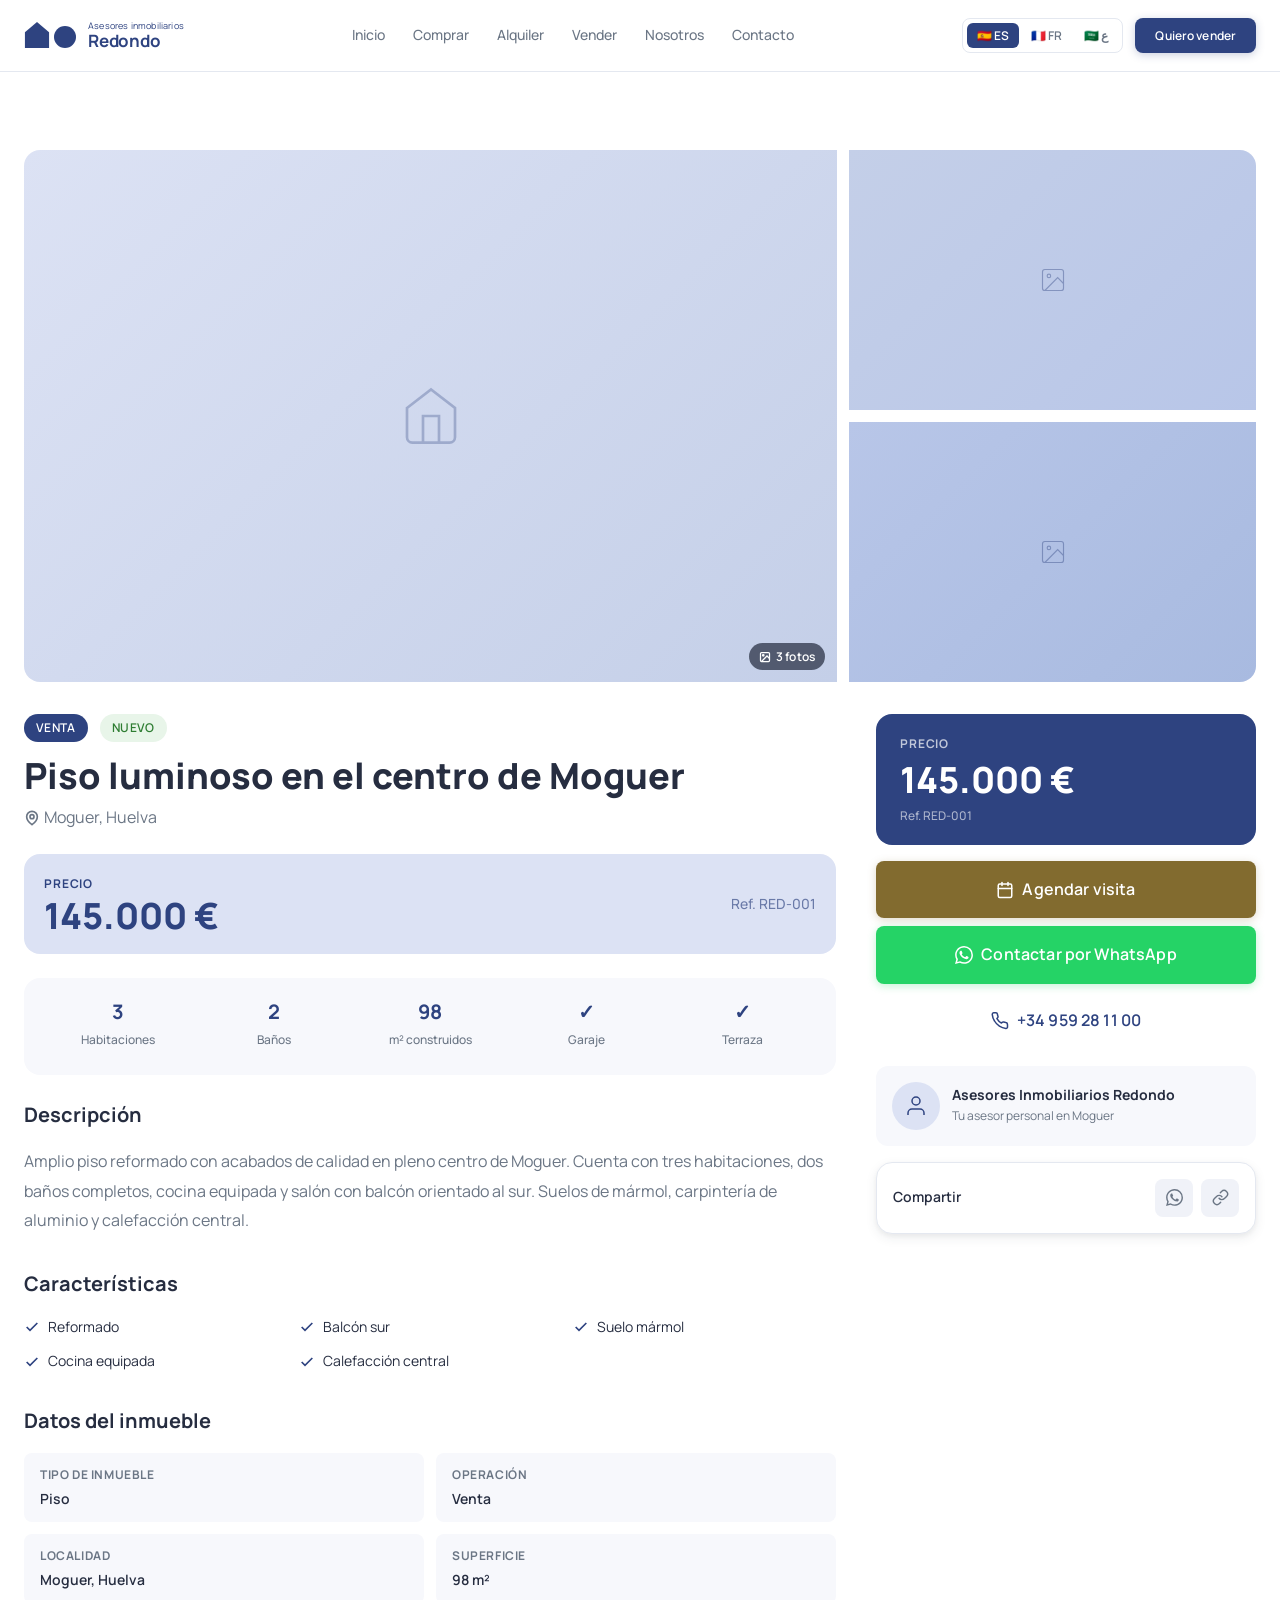
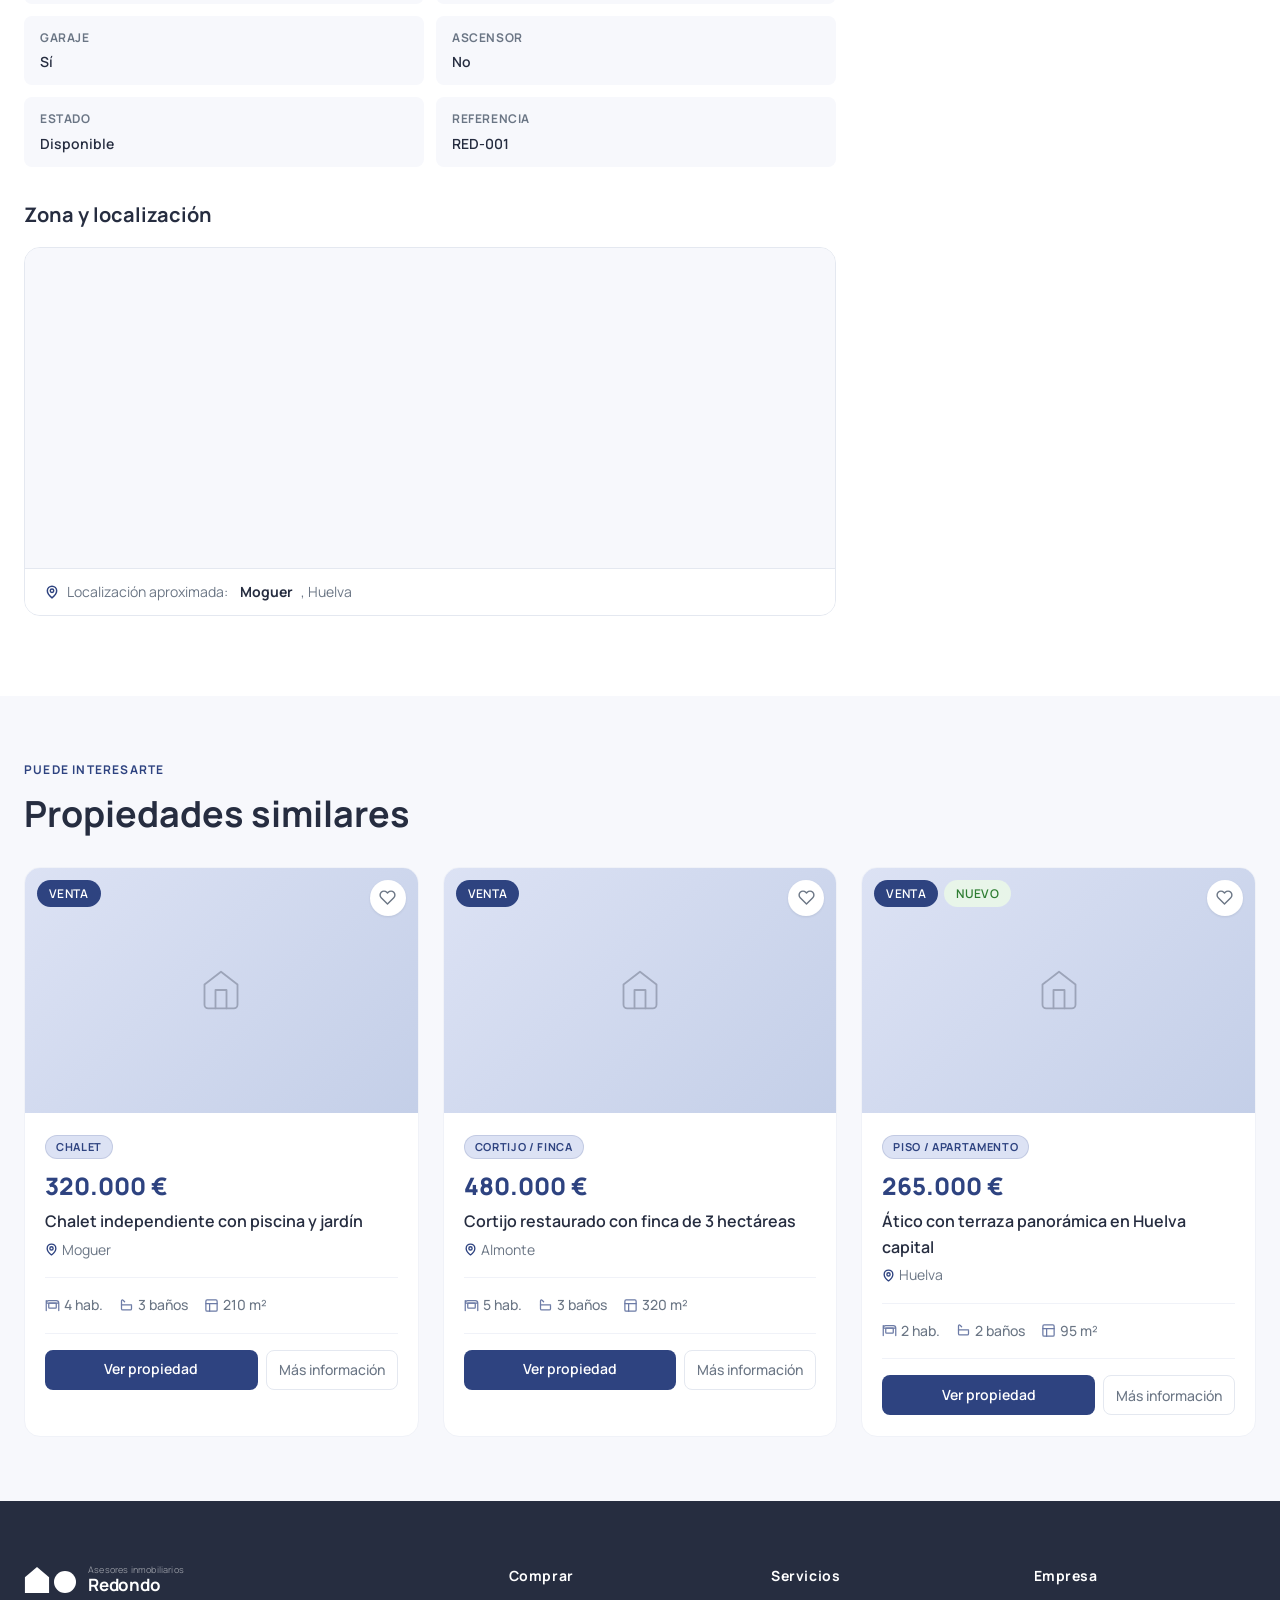
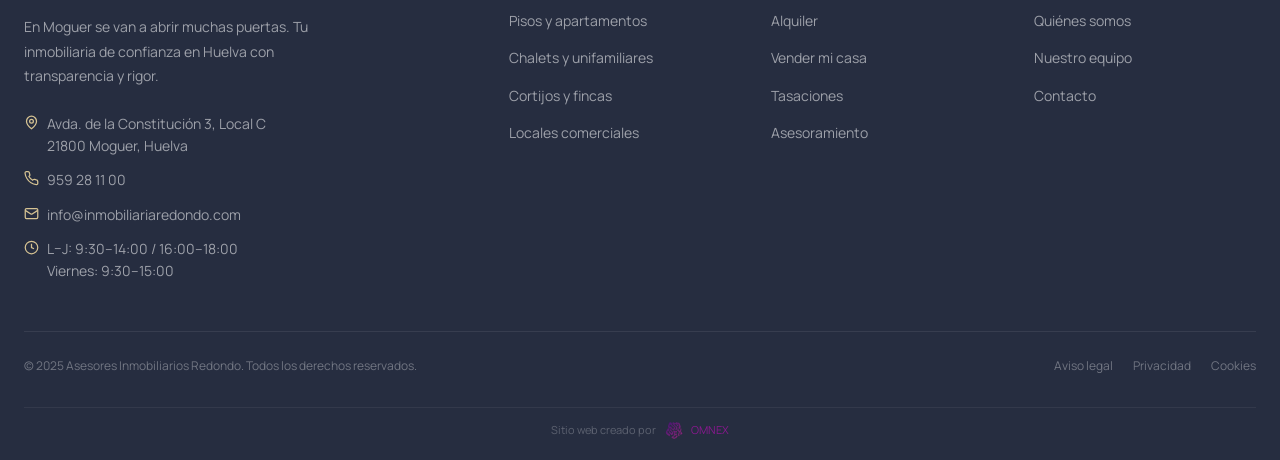
<file: inmobiliaria-redondo/propiedad.html>
<!DOCTYPE html>
<html lang="es" dir="ltr">
<head>
  <meta charset="UTF-8">
  <meta name="viewport" content="width=device-width, initial-scale=1.0">
  <title>Detalle de propiedad — Asesores Inmobiliarios Redondo</title>
  <meta name="description" content="Detalle de propiedad en venta o alquiler. Asesores Inmobiliarios Redondo en Moguer, Huelva.">
  <link rel="preconnect" href="https://fonts.googleapis.com">
  <link rel="preconnect" href="https://fonts.gstatic.com" crossorigin>
  <link href="https://fonts.googleapis.com/css2?family=Manrope:wght@300;400;500;600;700;800&display=swap" rel="stylesheet">
  <link rel="stylesheet" href="./assets/css/styles.css">
</head>
<body class="page-body page-prop">

  <header class="header" role="banner">
    <div class="container">
      <div class="header-inner">
        <a href="./index.html" class="logo" aria-label="Asesores Inmobiliarios Redondo — Inicio">
          <div class="logo-mark">
            <svg class="logo-house" width="28" height="30" viewBox="0 0 28 30" aria-hidden="true"><polygon points="14,1 27,12 27,29 1,29 1,12"/></svg>
            <svg class="logo-circle-svg" width="23" height="23" viewBox="0 0 23 23" aria-hidden="true"><circle cx="11.5" cy="11.5" r="11.5"/></svg>
          </div>
          <div class="logo-text">
            <span class="eyebrow">Asesores inmobiliarios</span>
            <span class="brand">Redondo</span>
          </div>
        </a>
        <nav class="nav" aria-label="Navegación principal">
          <a href="./index.html"    class="nav-link" data-i18n="nav.inicio">Inicio</a>
          <a href="./comprar.html"  class="nav-link" data-i18n="nav.comprar">Comprar</a>
          <a href="./alquiler.html" class="nav-link" data-i18n="nav.alquilar">Alquiler</a>
          <a href="./vender.html"   class="nav-link" data-i18n="nav.vender">Vender</a>
          <a href="./nosotros.html" class="nav-link" data-i18n="nav.nosotros">Nosotros</a>
          <a href="./contacto.html" class="nav-link" data-i18n="nav.contacto">Contacto</a>
        </nav>
        <div class="header-actions">
          <div class="lang-selector" role="group" aria-label="Idioma">
            <button class="lang-btn active" data-lang="es" aria-label="Español">🇪🇸 ES</button>
            <button class="lang-btn" data-lang="fr" aria-label="Français">🇫🇷 FR</button>
            <button class="lang-btn" data-lang="ar" aria-label="العربية">🇸🇦 ع</button>
          </div>
          <a href="./vender.html" class="btn btn-primary btn-sm" data-i18n="nav.sell_btn">Quiero vender</a>
          <button class="nav-toggle" aria-expanded="false" aria-label="Abrir menú de navegación">
            <span></span><span></span><span></span>
          </button>
        </div>
      </div>
    </div>
  </header>

  <nav class="mobile-nav" aria-label="Menú móvil">
    <a href="./index.html"    class="nav-link" data-i18n="nav.inicio">Inicio</a>
    <a href="./comprar.html"  class="nav-link" data-i18n="nav.comprar">Comprar</a>
    <a href="./alquiler.html" class="nav-link" data-i18n="nav.alquilar">Alquiler</a>
    <a href="./vender.html"   class="nav-link" data-i18n="nav.vender">Vender</a>
    <a href="./nosotros.html" class="nav-link" data-i18n="nav.nosotros">Nosotros</a>
    <a href="./contacto.html" class="nav-link" data-i18n="nav.contacto">Contacto</a>
    <div class="mobile-lang">
      <button class="lang-btn active" data-lang="es">🇪🇸 ES</button>
      <button class="lang-btn" data-lang="fr">🇫🇷 FR</button>
      <button class="lang-btn" data-lang="ar">🇸🇦 ع</button>
    </div>
    <a href="./vender.html" class="btn btn-primary" style="margin-top:0.75rem;width:100%;justify-content:center" data-i18n="nav.sell_btn">Quiero vender</a>
  </nav>

  <main>
    <div class="container" style="padding-top:var(--space-8)">

      <!-- Breadcrumb -->
      <nav class="breadcrumb" id="prop-breadcrumb" aria-label="Ruta de navegación" style="margin-bottom:var(--space-6)">
        <a href="./index.html">Inicio</a>
        <span class="breadcrumb-sep" aria-hidden="true">/</span>
        <a href="./comprar.html" id="bread-section">Comprar</a>
        <span class="breadcrumb-sep" aria-hidden="true">/</span>
        <span id="bread-title" aria-current="page">Propiedad</span>
      </nav>

      <!-- ── Galería ─────────────────────────────────────────── -->
      <div class="property-gallery" style="margin-bottom:var(--space-8)" role="img" aria-label="Galería de imágenes de la propiedad">

        <div class="gallery-main">
          <div class="gallery-placeholder">
            <svg width="64" height="64" viewBox="0 0 24 24" fill="none" stroke="var(--c-primary)" stroke-width="1" opacity=".3" aria-hidden="true">
              <path d="M3 9l9-7 9 7v11a2 2 0 0 1-2 2H5a2 2 0 0 1-2-2z"/>
              <polyline points="9 22 9 12 15 12 15 22"/>
            </svg>
          </div>
          <span class="gallery-counter" aria-label="3 imágenes disponibles">
            <svg width="12" height="12" viewBox="0 0 24 24" fill="none" stroke="currentColor" stroke-width="2.5" aria-hidden="true">
              <rect x="3" y="3" width="18" height="18" rx="2"/>
              <circle cx="8.5" cy="8.5" r="1.5"/>
              <polyline points="21 15 16 10 5 21"/>
            </svg>
            3 fotos
          </span>
        </div>

        <div class="gallery-thumb">
          <div class="gallery-placeholder" style="background:linear-gradient(135deg,#c4cfe8,#b8c6e8)">
            <svg width="28" height="28" viewBox="0 0 24 24" fill="none" stroke="var(--c-primary)" stroke-width="1" opacity=".4" aria-hidden="true">
              <rect x="3" y="3" width="18" height="18" rx="2"/>
              <circle cx="8.5" cy="8.5" r="1.5"/>
              <polyline points="21 15 16 10 5 21"/>
            </svg>
          </div>
        </div>

        <div class="gallery-thumb">
          <div class="gallery-placeholder" style="background:linear-gradient(135deg,#b8c6e8,#a8bae0)">
            <svg width="28" height="28" viewBox="0 0 24 24" fill="none" stroke="var(--c-primary)" stroke-width="1" opacity=".4" aria-hidden="true">
              <rect x="3" y="3" width="18" height="18" rx="2"/>
              <circle cx="8.5" cy="8.5" r="1.5"/>
              <polyline points="21 15 16 10 5 21"/>
            </svg>
          </div>
        </div>

      </div><!-- /gallery -->

      <!-- ── Contenido + Sidebar ─────────────────────────────── -->
      <div class="property-detail-grid" style="margin-bottom:var(--space-16)">

        <!-- ── Artículo principal ── -->
        <article>

          <!-- Badges + Título + Localidad -->
          <div style="margin-bottom:var(--space-6)">
            <div style="display:flex;flex-wrap:wrap;gap:var(--space-2);margin-bottom:var(--space-3)" id="prop-badges"></div>
            <h1 style="font-size:clamp(var(--text-2xl),3.5vw,var(--text-4xl));font-weight:800;color:var(--c-dark);line-height:1.2;margin-bottom:var(--space-2)" id="prop-title">Cargando…</h1>
            <p style="display:flex;align-items:center;gap:var(--space-1);color:var(--c-text-muted);font-size:var(--text-base)" id="prop-location">
              <svg width="16" height="16" viewBox="0 0 24 24" fill="none" stroke="currentColor" stroke-width="2.5" aria-hidden="true"><path d="M20 10c0 6-8 12-8 12S4 16 4 10a8 8 0 0 1 16 0Z"/><circle cx="12" cy="10" r="3"/></svg>
              —
            </p>
          </div>

          <!-- Precio (siempre visible; en desktop también lo repite el sidebar) -->
          <div style="padding:var(--space-5);background:var(--c-primary-light);border-radius:var(--radius-xl);margin-bottom:var(--space-6);display:flex;align-items:center;justify-content:space-between;flex-wrap:wrap;gap:var(--space-4)">
            <div>
              <p style="font-size:var(--text-xs);font-weight:700;letter-spacing:.07em;text-transform:uppercase;color:var(--c-primary);margin-bottom:var(--space-1)">Precio</p>
              <p style="font-size:var(--text-4xl);font-weight:800;color:var(--c-primary);line-height:1" id="prop-price">—</p>
            </div>
            <p style="font-size:var(--text-sm);color:var(--c-primary);opacity:.65;font-weight:500" id="prop-ref">Ref. —</p>
          </div>

          <!-- Specs principales -->
          <div class="property-specs" id="prop-specs" aria-label="Características principales"></div>

          <!-- Descripción -->
          <section aria-labelledby="desc-title" style="margin-bottom:var(--space-8)">
            <h2 style="font-size:var(--text-xl);font-weight:700;color:var(--c-dark);margin-bottom:var(--space-4)" id="desc-title">Descripción</h2>
            <p style="color:var(--c-text-muted);line-height:1.85;font-size:var(--text-base)" id="prop-desc">—</p>
          </section>

          <!-- Características -->
          <section aria-labelledby="feat-title" style="margin-bottom:var(--space-8)">
            <h2 style="font-size:var(--text-xl);font-weight:700;color:var(--c-dark);margin-bottom:var(--space-4)" id="feat-title">Características</h2>
            <ul class="features-list" id="prop-features"></ul>
          </section>

          <!-- Datos del inmueble -->
          <section aria-labelledby="datos-title" style="margin-bottom:var(--space-8)">
            <h2 style="font-size:var(--text-xl);font-weight:700;color:var(--c-dark);margin-bottom:var(--space-4)" id="datos-title">Datos del inmueble</h2>
            <div style="display:grid;grid-template-columns:1fr 1fr;gap:var(--space-3)" id="prop-data"></div>
          </section>

          <!-- Mapa de localización -->
          <section aria-labelledby="mapa-title" style="margin-bottom:var(--space-4)">
            <h2 style="font-size:var(--text-xl);font-weight:700;color:var(--c-dark);margin-bottom:var(--space-4)" id="mapa-title">Zona y localización</h2>
            <div class="prop-map-wrap">
              <iframe
                id="prop-map"
                class="prop-map-iframe"
                title="Localización aproximada de la propiedad"
                loading="lazy"
                referrerpolicy="no-referrer"
                src=""
              ></iframe>
              <p class="prop-map-caption">
                <svg width="14" height="14" viewBox="0 0 24 24" fill="none" stroke="currentColor" stroke-width="2.5" aria-hidden="true"><path d="M20 10c0 6-8 12-8 12S4 16 4 10a8 8 0 0 1 16 0Z"/><circle cx="12" cy="10" r="3"/></svg>
                Localización aproximada: <strong id="map-localidad" style="color:var(--c-dark);margin-left:4px">—</strong>,&nbsp;Huelva
              </p>
            </div>
          </section>

        </article><!-- /article -->

        <!-- ── Sidebar ── -->
        <aside class="property-detail-sidebar" aria-label="Contactar sobre esta propiedad">

          <!-- Price card -->
          <div class="prop-price-card">
            <p class="prop-price-label">Precio</p>
            <p class="prop-price-value" id="sidebar-price">—</p>
            <p class="prop-price-ref" id="sidebar-ref">Ref. —</p>
          </div>

          <!-- CTAs -->
          <div class="prop-ctas">
            <a href="#"
               id="cta-visita"
               class="btn btn-gold btn-lg"
               style="width:100%;justify-content:center;gap:var(--space-2)"
               target="_blank"
               rel="noopener noreferrer">
              <svg width="18" height="18" viewBox="0 0 24 24" fill="none" stroke="currentColor" stroke-width="2" stroke-linecap="round" stroke-linejoin="round" aria-hidden="true">
                <rect x="3" y="4" width="18" height="18" rx="2" ry="2"/>
                <line x1="16" y1="2" x2="16" y2="6"/>
                <line x1="8" y1="2" x2="8" y2="6"/>
                <line x1="3" y1="10" x2="21" y2="10"/>
              </svg>
              Agendar visita
            </a>
            <a href="#"
               id="cta-wa"
               class="btn btn-wa btn-lg"
               style="width:100%;justify-content:center;gap:var(--space-2)"
               target="_blank"
               rel="noopener noreferrer">
              <svg width="18" height="18" viewBox="0 0 24 24" fill="currentColor" aria-hidden="true">
                <path d="M17.472 14.382c-.297-.149-1.758-.867-2.03-.967-.273-.099-.471-.148-.67.15-.197.297-.767.966-.94 1.164-.173.199-.347.223-.644.075-.297-.15-1.255-.463-2.39-1.475-.883-.788-1.48-1.761-1.653-2.059-.173-.297-.018-.458.13-.606.134-.133.298-.347.446-.52.149-.174.198-.298.298-.497.099-.198.05-.371-.025-.52-.075-.149-.669-1.612-.916-2.207-.242-.579-.487-.5-.669-.51-.173-.008-.371-.01-.57-.01-.198 0-.52.074-.792.372-.272.297-1.04 1.016-1.04 2.479 0 1.462 1.065 2.875 1.213 3.074.149.198 2.096 3.2 5.077 4.487.709.306 1.262.489 1.694.625.712.227 1.36.195 1.871.118.571-.085 1.758-.719 2.006-1.413.248-.694.248-1.289.173-1.413-.074-.124-.272-.198-.57-.347m-5.421 7.403h-.004a9.87 9.87 0 0 1-5.031-1.378l-.361-.214-3.741.982.998-3.648-.235-.374a9.86 9.86 0 0 1-1.51-5.26c.001-5.45 4.436-9.884 9.888-9.884 2.64 0 5.122 1.03 6.988 2.898a9.825 9.825 0 0 1 2.893 6.994c-.003 5.45-4.437 9.884-9.885 9.884m8.413-18.297A11.815 11.815 0 0 0 12.05 0C5.495 0 .16 5.335.157 11.892c0 2.096.547 4.142 1.588 5.945L.057 24l6.305-1.654a11.882 11.882 0 0 0 5.683 1.448h.005c6.554 0 11.89-5.335 11.893-11.893a11.821 11.821 0 0 0-3.48-8.413Z"/>
              </svg>
              Contactar por WhatsApp
            </a>
            <a href="tel:+34959281100"
               class="btn btn-ghost btn-lg"
               style="width:100%;justify-content:center;gap:var(--space-2)">
              <svg width="18" height="18" viewBox="0 0 24 24" fill="none" stroke="currentColor" stroke-width="2" stroke-linecap="round" stroke-linejoin="round" aria-hidden="true">
                <path d="M22 16.92v3a2 2 0 0 1-2.18 2 19.79 19.79 0 0 1-8.63-3.07A19.5 19.5 0 0 1 4.69 12 19.79 19.79 0 0 1 1.62 3.18C1.62 2.08 2.46 1.17 3.56 1h3a2 2 0 0 1 2 1.72 12.84 12.84 0 0 0 .7 2.81 2 2 0 0 1-.45 2.11L7.91 8.73a16 16 0 0 0 6 6l.91-.91a2 2 0 0 1 2.11-.45 12.84 12.84 0 0 0 2.81.7A2 2 0 0 1 21.72 16z"/>
              </svg>
              +34 959 28 11 00
            </a>
          </div>

          <!-- Agente -->
          <div class="prop-agent-card">
            <div class="prop-agent-avatar">
              <svg width="24" height="24" viewBox="0 0 24 24" fill="none" stroke="var(--c-primary)" stroke-width="1.5" aria-hidden="true">
                <path d="M20 21v-2a4 4 0 0 0-4-4H8a4 4 0 0 0-4 4v2"/>
                <circle cx="12" cy="7" r="4"/>
              </svg>
            </div>
            <div>
              <p style="font-size:var(--text-sm);font-weight:700;color:var(--c-dark);line-height:1.3">Asesores Inmobiliarios Redondo</p>
              <p style="font-size:var(--text-xs);color:var(--c-text-muted);margin-top:2px">Tu asesor personal en Moguer</p>
            </div>
          </div>

          <!-- Compartir -->
          <div class="contact-card" style="padding:var(--space-4);display:flex;align-items:center;justify-content:space-between;gap:var(--space-3)">
            <p style="font-size:var(--text-sm);font-weight:600;color:var(--c-dark)">Compartir</p>
            <div style="display:flex;gap:var(--space-2)">
              <button class="prop-share-btn" id="share-wa" aria-label="Compartir en WhatsApp">
                <svg width="17" height="17" viewBox="0 0 24 24" fill="currentColor" aria-hidden="true">
                  <path d="M17.472 14.382c-.297-.149-1.758-.867-2.03-.967-.273-.099-.471-.148-.67.15-.197.297-.767.966-.94 1.164-.173.199-.347.223-.644.075-.297-.15-1.255-.463-2.39-1.475-.883-.788-1.48-1.761-1.653-2.059-.173-.297-.018-.458.13-.606.134-.133.298-.347.446-.52.149-.174.198-.298.298-.497.099-.198.05-.371-.025-.52-.075-.149-.669-1.612-.916-2.207-.242-.579-.487-.5-.669-.51-.173-.008-.371-.01-.57-.01-.198 0-.52.074-.792.372-.272.297-1.04 1.016-1.04 2.479 0 1.462 1.065 2.875 1.213 3.074.149.198 2.096 3.2 5.077 4.487.709.306 1.262.489 1.694.625.712.227 1.36.195 1.871.118.571-.085 1.758-.719 2.006-1.413.248-.694.248-1.289.173-1.413-.074-.124-.272-.198-.57-.347m-5.421 7.403h-.004a9.87 9.87 0 0 1-5.031-1.378l-.361-.214-3.741.982.998-3.648-.235-.374a9.86 9.86 0 0 1-1.51-5.26c.001-5.45 4.436-9.884 9.888-9.884 2.64 0 5.122 1.03 6.988 2.898a9.825 9.825 0 0 1 2.893 6.994c-.003 5.45-4.437 9.884-9.885 9.884m8.413-18.297A11.815 11.815 0 0 0 12.05 0C5.495 0 .16 5.335.157 11.892c0 2.096.547 4.142 1.588 5.945L.057 24l6.305-1.654a11.882 11.882 0 0 0 5.683 1.448h.005c6.554 0 11.89-5.335 11.893-11.893a11.821 11.821 0 0 0-3.48-8.413Z"/>
                </svg>
              </button>
              <button class="prop-share-btn" id="share-copy" aria-label="Copiar enlace">
                <svg width="17" height="17" viewBox="0 0 24 24" fill="none" stroke="currentColor" stroke-width="2" stroke-linecap="round" stroke-linejoin="round" aria-hidden="true">
                  <path d="M10 13a5 5 0 0 0 7.54.54l3-3a5 5 0 0 0-7.07-7.07l-1.72 1.71"/>
                  <path d="M14 11a5 5 0 0 0-7.54-.54l-3 3a5 5 0 0 0 7.07 7.07l1.71-1.71"/>
                </svg>
              </button>
            </div>
          </div>

        </aside><!-- /sidebar -->

      </div><!-- /property-detail-grid -->
    </div><!-- /container -->

    <!-- ── Propiedades similares ──────────────────────────────── -->
    <section class="section section-sm" style="background:var(--c-bg)" aria-labelledby="similares-title">
      <div class="container">
        <div style="margin-bottom:var(--space-8)">
          <span class="section-label">Puede interesarte</span>
          <h2 class="section-title" id="similares-title">Propiedades similares</h2>
        </div>
        <div class="property-grid" id="similares-grid"></div>
      </div>
    </section>

  </main>

  <!-- ══ FOOTER ════════════════════════════════════════════════ -->
  <footer class="footer" role="contentinfo">
    <div class="container">
      <div class="footer-grid">

        <div class="footer-brand">
          <a href="./index.html" class="logo" aria-label="Asesores Inmobiliarios Redondo">
            <div class="logo-mark">
              <svg class="logo-house" width="28" height="30" viewBox="0 0 28 30" aria-hidden="true"><polygon points="14,1 27,12 27,29 1,29 1,12"/></svg>
              <svg class="logo-circle-svg" width="23" height="23" viewBox="0 0 23 23" aria-hidden="true"><circle cx="11.5" cy="11.5" r="11.5"/></svg>
            </div>
            <div class="logo-text">
              <span class="eyebrow">Asesores inmobiliarios</span>
              <span class="brand">Redondo</span>
            </div>
          </a>
          <p class="footer-desc">En Moguer se van a abrir muchas puertas. Tu inmobiliaria de confianza en Huelva con transparencia y rigor.</p>
          <ul class="footer-contact-list" aria-label="Datos de contacto">
            <li class="footer-contact-item">
              <svg width="15" height="15" viewBox="0 0 24 24" fill="none" stroke="currentColor" stroke-width="2" aria-hidden="true"><path d="M20 10c0 6-8 12-8 12S4 16 4 10a8 8 0 0 1 16 0Z"/><circle cx="12" cy="10" r="3"/></svg>
              <span>Avda. de la Constitución 3, Local C<br>21800 Moguer, Huelva</span>
            </li>
            <li class="footer-contact-item">
              <svg width="15" height="15" viewBox="0 0 24 24" fill="none" stroke="currentColor" stroke-width="2" aria-hidden="true"><path d="M22 16.92v3a2 2 0 0 1-2.18 2 19.79 19.79 0 0 1-8.63-3.07A19.5 19.5 0 0 1 4.69 12 19.79 19.79 0 0 1 1.62 3.18C1.62 2.08 2.46 1.17 3.56 1h3a2 2 0 0 1 2 1.72 12.84 12.84 0 0 0 .7 2.81 2 2 0 0 1-.45 2.11L7.91 8.73a16 16 0 0 0 6 6l.91-.91a2 2 0 0 1 2.11-.45 12.84 12.84 0 0 0 2.81.7A2 2 0 0 1 21.72 16z"/></svg>
              <a href="tel:959281100" style="color:inherit">959 28 11 00</a>
            </li>
            <li class="footer-contact-item">
              <svg width="15" height="15" viewBox="0 0 24 24" fill="none" stroke="currentColor" stroke-width="2" aria-hidden="true"><rect x="2" y="4" width="20" height="16" rx="2"/><path d="m22 7-8.97 5.7a1.94 1.94 0 0 1-2.06 0L2 7"/></svg>
              <a href="mailto:info@inmobiliariaredondo.com" style="color:inherit">info@inmobiliariaredondo.com</a>
            </li>
            <li class="footer-contact-item">
              <svg width="15" height="15" viewBox="0 0 24 24" fill="none" stroke="currentColor" stroke-width="2" aria-hidden="true"><circle cx="12" cy="12" r="10"/><path d="M12 6v6l4 2"/></svg>
              <span>L–J: 9:30–14:00 / 16:00–18:00<br>Viernes: 9:30–15:00</span>
            </li>
          </ul>
        </div>

        <div>
          <h3 class="footer-col-title">Comprar</h3>
          <ul class="footer-links">
            <li><a href="./comprar.html" class="footer-link">Pisos y apartamentos</a></li>
            <li><a href="./comprar.html" class="footer-link">Chalets y unifamiliares</a></li>
            <li><a href="./comprar.html" class="footer-link">Cortijos y fincas</a></li>
            <li><a href="./comprar.html" class="footer-link">Locales comerciales</a></li>
          </ul>
        </div>

        <div>
          <h3 class="footer-col-title">Servicios</h3>
          <ul class="footer-links">
            <li><a href="./alquiler.html" class="footer-link">Alquiler</a></li>
            <li><a href="./vender.html"   class="footer-link">Vender mi casa</a></li>
            <li><a href="./nosotros.html" class="footer-link">Tasaciones</a></li>
            <li><a href="./contacto.html" class="footer-link">Asesoramiento</a></li>
          </ul>
        </div>

        <div>
          <h3 class="footer-col-title">Empresa</h3>
          <ul class="footer-links">
            <li><a href="./nosotros.html" class="footer-link">Quiénes somos</a></li>
            <li><a href="./nosotros.html" class="footer-link">Nuestro equipo</a></li>
            <li><a href="./contacto.html" class="footer-link">Contacto</a></li>
          </ul>
        </div>

      </div>

      <div class="footer-bottom">
        <p class="footer-copy">© 2025 Asesores Inmobiliarios Redondo. Todos los derechos reservados.</p>
        <nav class="footer-legal" aria-label="Legal">
          <a href="#">Aviso legal</a>
          <a href="#">Privacidad</a>
          <a href="#">Cookies</a>
        </nav>
      </div>
      <p class="footer-omnex">Sitio web creado por <a href="https://omnex.es" class="footer-omnex-link" target="_blank" rel="noopener noreferrer"><img src="./assets/img/Omnex_Logo.webp" alt="Omnex" class="footer-omnex-img" width="160" height="160" loading="lazy" decoding="async">OMNEX</a></p>
    </div>
  </footer>

  <!-- ── Barra de CTAs fija en móvil ─────────────────────────── -->
  <div class="mobile-prop-ctas" id="mobile-prop-ctas" role="complementary" aria-label="Contactar sobre la propiedad">
    <a href="#"
       id="mobile-cta-visita"
       class="btn btn-gold"
       target="_blank"
       rel="noopener noreferrer">
      <svg width="15" height="15" viewBox="0 0 24 24" fill="none" stroke="currentColor" stroke-width="2" stroke-linecap="round" stroke-linejoin="round" aria-hidden="true">
        <rect x="3" y="4" width="18" height="18" rx="2" ry="2"/>
        <line x1="16" y1="2" x2="16" y2="6"/>
        <line x1="8" y1="2" x2="8" y2="6"/>
        <line x1="3" y1="10" x2="21" y2="10"/>
      </svg>
      Agendar visita
    </a>
    <a href="#"
       id="mobile-cta-wa"
       class="btn btn-wa"
       target="_blank"
       rel="noopener noreferrer">
      <svg width="15" height="15" viewBox="0 0 24 24" fill="currentColor" aria-hidden="true">
        <path d="M17.472 14.382c-.297-.149-1.758-.867-2.03-.967-.273-.099-.471-.148-.67.15-.197.297-.767.966-.94 1.164-.173.199-.347.223-.644.075-.297-.15-1.255-.463-2.39-1.475-.883-.788-1.48-1.761-1.653-2.059-.173-.297-.018-.458.13-.606.134-.133.298-.347.446-.52.149-.174.198-.298.298-.497.099-.198.05-.371-.025-.52-.075-.149-.669-1.612-.916-2.207-.242-.579-.487-.5-.669-.51-.173-.008-.371-.01-.57-.01-.198 0-.52.074-.792.372-.272.297-1.04 1.016-1.04 2.479 0 1.462 1.065 2.875 1.213 3.074.149.198 2.096 3.2 5.077 4.487.709.306 1.262.489 1.694.625.712.227 1.36.195 1.871.118.571-.085 1.758-.719 2.006-1.413.248-.694.248-1.289.173-1.413-.074-.124-.272-.198-.57-.347m-5.421 7.403h-.004a9.87 9.87 0 0 1-5.031-1.378l-.361-.214-3.741.982.998-3.648-.235-.374a9.86 9.86 0 0 1-1.51-5.26c.001-5.45 4.436-9.884 9.888-9.884 2.64 0 5.122 1.03 6.988 2.898a9.825 9.825 0 0 1 2.893 6.994c-.003 5.45-4.437 9.884-9.885 9.884m8.413-18.297A11.815 11.815 0 0 0 12.05 0C5.495 0 .16 5.335.157 11.892c0 2.096.547 4.142 1.588 5.945L.057 24l6.305-1.654a11.882 11.882 0 0 0 5.683 1.448h.005c6.554 0 11.89-5.335 11.893-11.893a11.821 11.821 0 0 0-3.48-8.413Z"/>
      </svg>
      WhatsApp
    </a>
  </div>

  <script src="./assets/js/i18n.js"></script>
  <script src="./assets/js/properties.js"></script>
  <script src="./assets/js/main.js"></script>
  <script>
    document.addEventListener('DOMContentLoaded', function () {
      /* ── Obtener propiedad por ?id= (soporta id numérico y referencia RED-XXX) */
      var params = new URLSearchParams(window.location.search);
      var id     = params.get('id') || '001';
      var prop   = window.Properties.getById(id) || window.Properties.getByRef(id);

      if (!prop) {
        document.getElementById('prop-title').textContent = 'Propiedad no encontrada';
        document.getElementById('prop-title').style.color = 'var(--c-text-muted)';
        return;
      }

      /* ── Título y meta ── */
      document.title = prop.titulo + ' — Asesores Inmobiliarios Redondo';

      /* ── Breadcrumb ── */
      var sectionLink  = document.getElementById('bread-section');
      sectionLink.textContent = prop.tipo === 'alquiler' ? 'Alquiler' : 'Comprar';
      sectionLink.href        = prop.tipo === 'alquiler' ? './alquiler.html' : './comprar.html';
      document.getElementById('bread-title').textContent = prop.titulo;

      /* ── Badges ── */
      var badgeHtml = '<span class="badge ' + (prop.tipo === 'alquiler' ? 'badge-alquiler' : 'badge-venta') + '">' +
        (prop.tipo === 'alquiler' ? 'Alquiler' : 'Venta') + '</span>';
      if (prop.nuevo) badgeHtml += '<span class="badge badge-new" style="margin-left:4px">Nuevo</span>';
      if (prop.status && prop.status !== 'Disponible') {
        badgeHtml += '<span class="badge" style="margin-left:4px;background:#fff3cd;color:#92601a">' + prop.status + '</span>';
      }
      document.getElementById('prop-badges').innerHTML = badgeHtml;

      /* ── Título y localidad ── */
      document.getElementById('prop-title').textContent = prop.titulo;
      document.getElementById('prop-location').innerHTML =
        '<svg width="16" height="16" viewBox="0 0 24 24" fill="none" stroke="currentColor" stroke-width="2.5" aria-hidden="true">' +
        '<path d="M20 10c0 6-8 12-8 12S4 16 4 10a8 8 0 0 1 16 0Z"/><circle cx="12" cy="10" r="3"/></svg> ' +
        prop.localidad + ', ' + prop.provincia;

      /* ── Precio (artículo + sidebar) ── */
      var precio = prop.precio.toLocaleString('es-ES') + ' €' + (prop.tipo === 'alquiler' ? '/mes' : '');
      document.getElementById('prop-price').textContent    = precio;
      document.getElementById('prop-ref').textContent      = 'Ref. ' + prop.referencia;
      document.getElementById('sidebar-price').textContent = precio;
      document.getElementById('sidebar-ref').textContent   = 'Ref. ' + prop.referencia;

      /* ── WhatsApp links ── */
      var WA      = '34959281100';
      var ref     = prop.referencia;
      var msgVisita = encodeURIComponent('Hola, estoy interesado/a en agendar una visita para la propiedad REF: ' + ref + '.');
      var msgInfo   = encodeURIComponent('Hola, quiero más información sobre la propiedad REF: ' + ref + '.');
      var waVisita  = 'https://wa.me/' + WA + '?text=' + msgVisita;
      var waInfo    = 'https://wa.me/' + WA + '?text=' + msgInfo;

      document.getElementById('cta-visita').href        = waVisita;
      document.getElementById('cta-wa').href            = waInfo;
      document.getElementById('mobile-cta-visita').href = waVisita;
      document.getElementById('mobile-cta-wa').href     = waInfo;

      /* ── Compartir ── */
      var shareText = encodeURIComponent('Echa un vistazo a esta propiedad: ' + prop.titulo + ' – Asesores Inmobiliarios Redondo');
      document.getElementById('share-wa').addEventListener('click', function () {
        window.open('https://wa.me/?text=' + shareText, '_blank', 'noopener,noreferrer');
      });
      document.getElementById('share-copy').addEventListener('click', function () {
        var btn = this;
        if (navigator.clipboard) {
          navigator.clipboard.writeText(window.location.href).then(function () {
            btn.setAttribute('aria-label', '¡Enlace copiado!');
            setTimeout(function () { btn.setAttribute('aria-label', 'Copiar enlace'); }, 2000);
          });
        }
      });

      /* ── Specs ── */
      var specsHtml = '';
      if (prop.habitaciones > 0) {
        specsHtml += '<div class="spec-item"><span class="spec-value">' + prop.habitaciones + '</span><span class="spec-label">Habitaciones</span></div>';
      }
      specsHtml += '<div class="spec-item"><span class="spec-value">' + prop.banos + '</span><span class="spec-label">Baños</span></div>';
      specsHtml += '<div class="spec-item"><span class="spec-value">' + prop.superficie + '</span><span class="spec-label">m² construidos</span></div>';
      if (prop.garaje)  specsHtml += '<div class="spec-item"><span class="spec-value">✓</span><span class="spec-label">Garaje</span></div>';
      if (prop.terraza) specsHtml += '<div class="spec-item"><span class="spec-value">✓</span><span class="spec-label">Terraza</span></div>';
      if (prop.piscina) specsHtml += '<div class="spec-item"><span class="spec-value">✓</span><span class="spec-label">Piscina</span></div>';
      document.getElementById('prop-specs').innerHTML = specsHtml;

      /* ── Descripción ── */
      document.getElementById('prop-desc').textContent = prop.descripcion;

      /* ── Características ── */
      var featHtml = prop.caracteristicas.map(function (f) {
        return '<li class="feature-item">' +
          '<svg width="16" height="16" viewBox="0 0 24 24" fill="none" stroke="currentColor" stroke-width="2.5" aria-hidden="true"><polyline points="20 6 9 17 4 12"/></svg>' +
          f + '</li>';
      }).join('');
      document.getElementById('prop-features').innerHTML = featHtml;

      /* ── Datos del inmueble ── */
      var categoria = prop.categoria.charAt(0).toUpperCase() + prop.categoria.slice(1);
      var dataItems = [
        ['Tipo de inmueble', categoria],
        ['Operación',        prop.tipo === 'alquiler' ? 'Alquiler' : 'Venta'],
        ['Localidad',        prop.localidad + ', ' + prop.provincia],
        ['Superficie',       prop.superficie + ' m²'],
        ['Garaje',           prop.garaje  ? 'Sí' : 'No'],
        ['Ascensor',         prop.ascensor ? 'Sí' : 'No'],
        ['Estado',           prop.status || 'Disponible'],
        ['Referencia',       prop.referencia]
      ];
      var dataHtml = dataItems.map(function (d) {
        return '<div style="padding:var(--space-3) var(--space-4);background:var(--c-bg);border-radius:var(--radius-md)">' +
          '<p style="font-size:var(--text-xs);font-weight:700;text-transform:uppercase;letter-spacing:.05em;color:var(--c-text-muted);margin-bottom:4px">' + d[0] + '</p>' +
          '<p style="font-size:var(--text-sm);font-weight:600;color:var(--c-dark)">' + d[1] + '</p></div>';
      }).join('');
      document.getElementById('prop-data').innerHTML = dataHtml;

      /* ── Mapa OpenStreetMap ── */
      document.getElementById('map-localidad').textContent = prop.localidad;
      var mapFrame = document.getElementById('prop-map');
      if (mapFrame && prop.lat && prop.lng) {
        var d   = 0.025;
        var lat = prop.lat;
        var lng = prop.lng;
        mapFrame.src =
          'https://www.openstreetmap.org/export/embed.html' +
          '?bbox=' + (lng - d) + '%2C' + (lat - d) + '%2C' + (lng + d) + '%2C' + (lat + d) +
          '&layer=mapnik' +
          '&marker=' + lat + '%2C' + lng;
      }

      /* ── Propiedades similares ── */
      var similares = window.Properties.getAll()
        .filter(function (p) { return p.id !== prop.id && p.tipo === prop.tipo; })
        .slice(0, 3);
      window.Properties.renderGrid(document.getElementById('similares-grid'), similares, './');
    });
  </script>
</body>
</html>
</file>
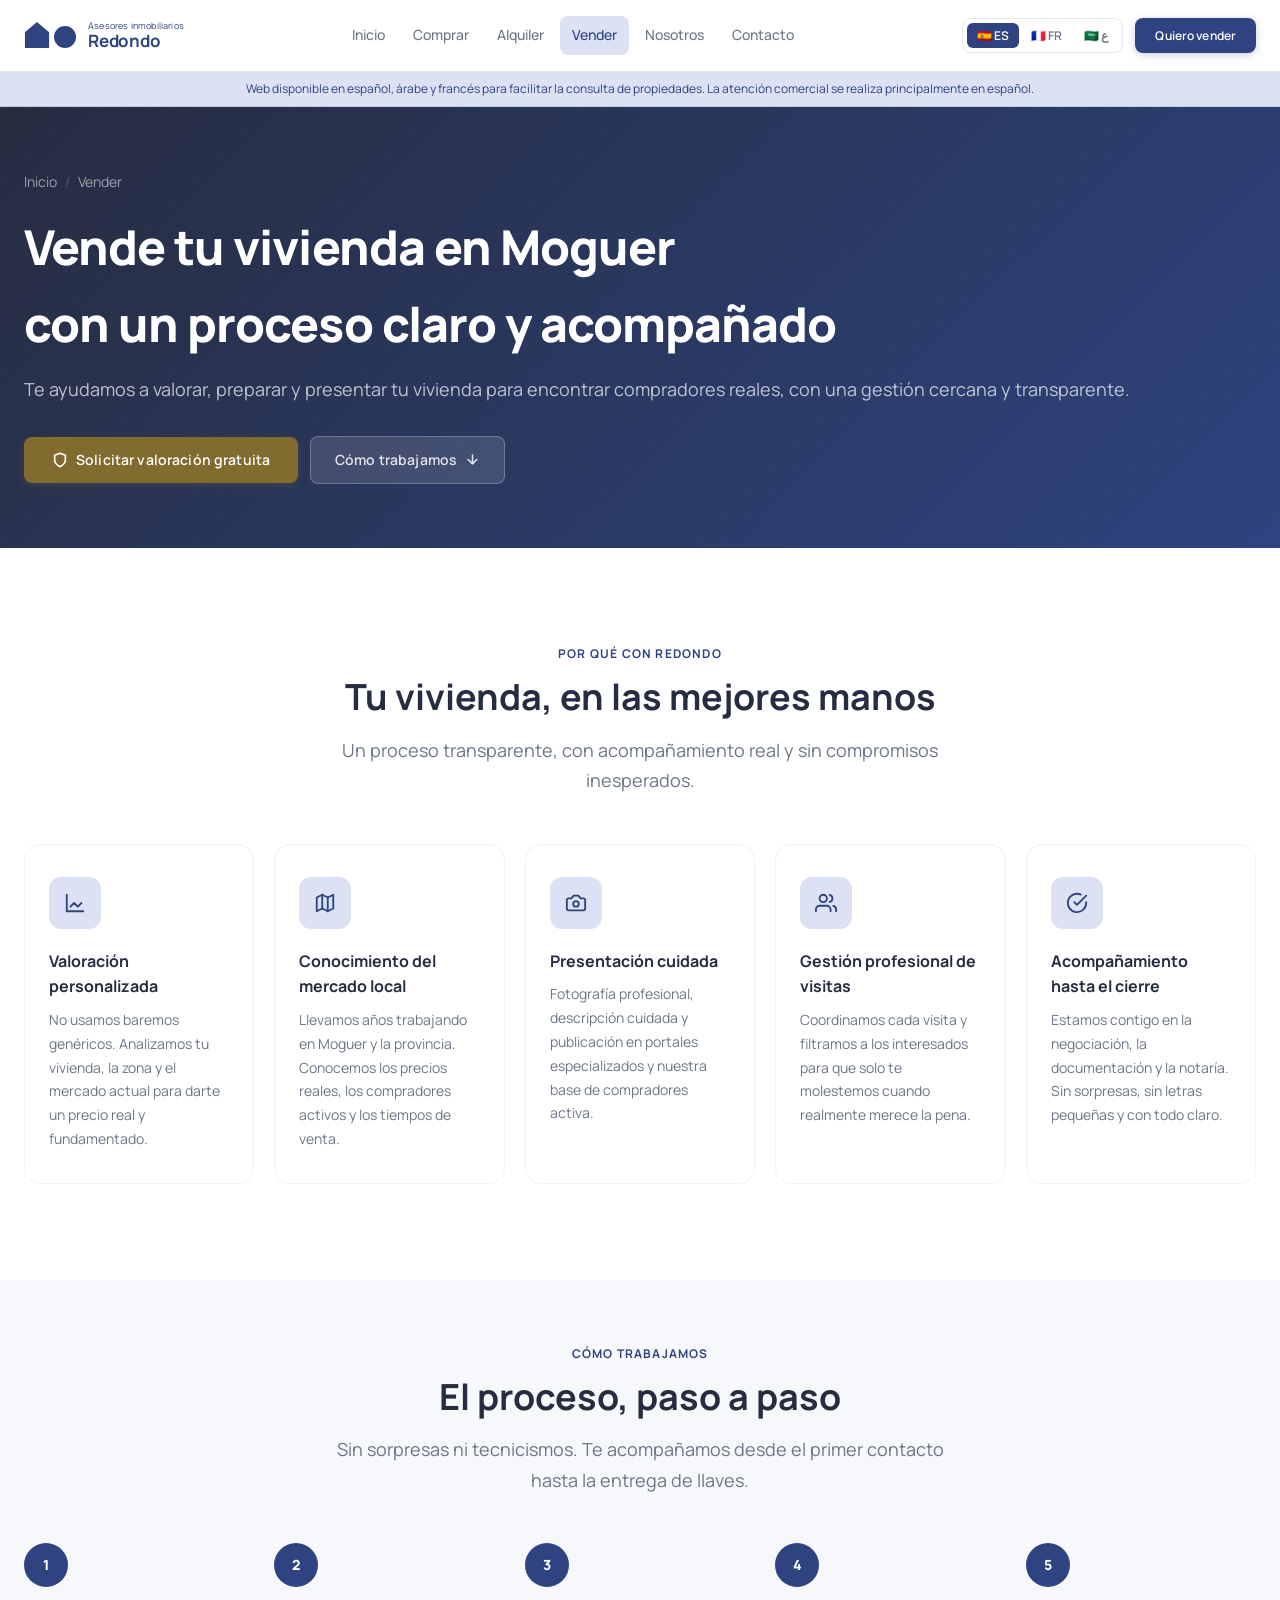
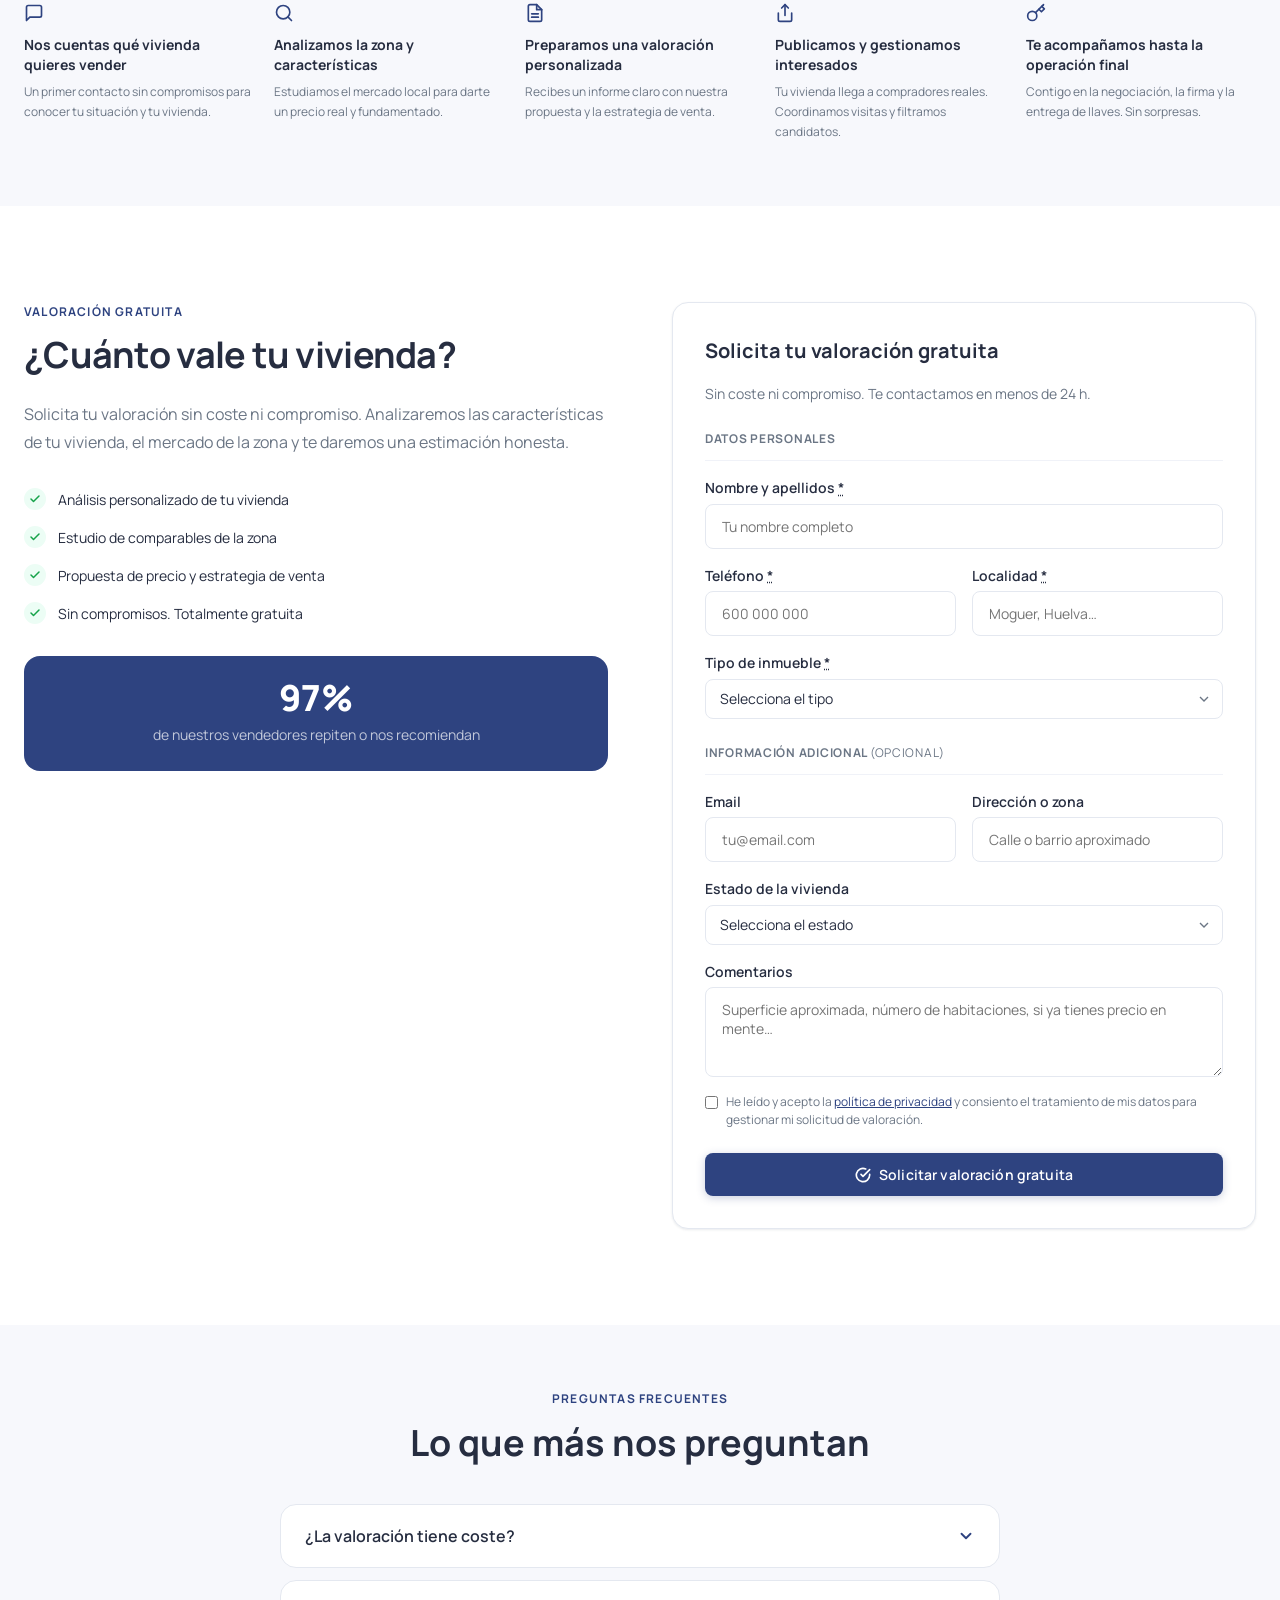
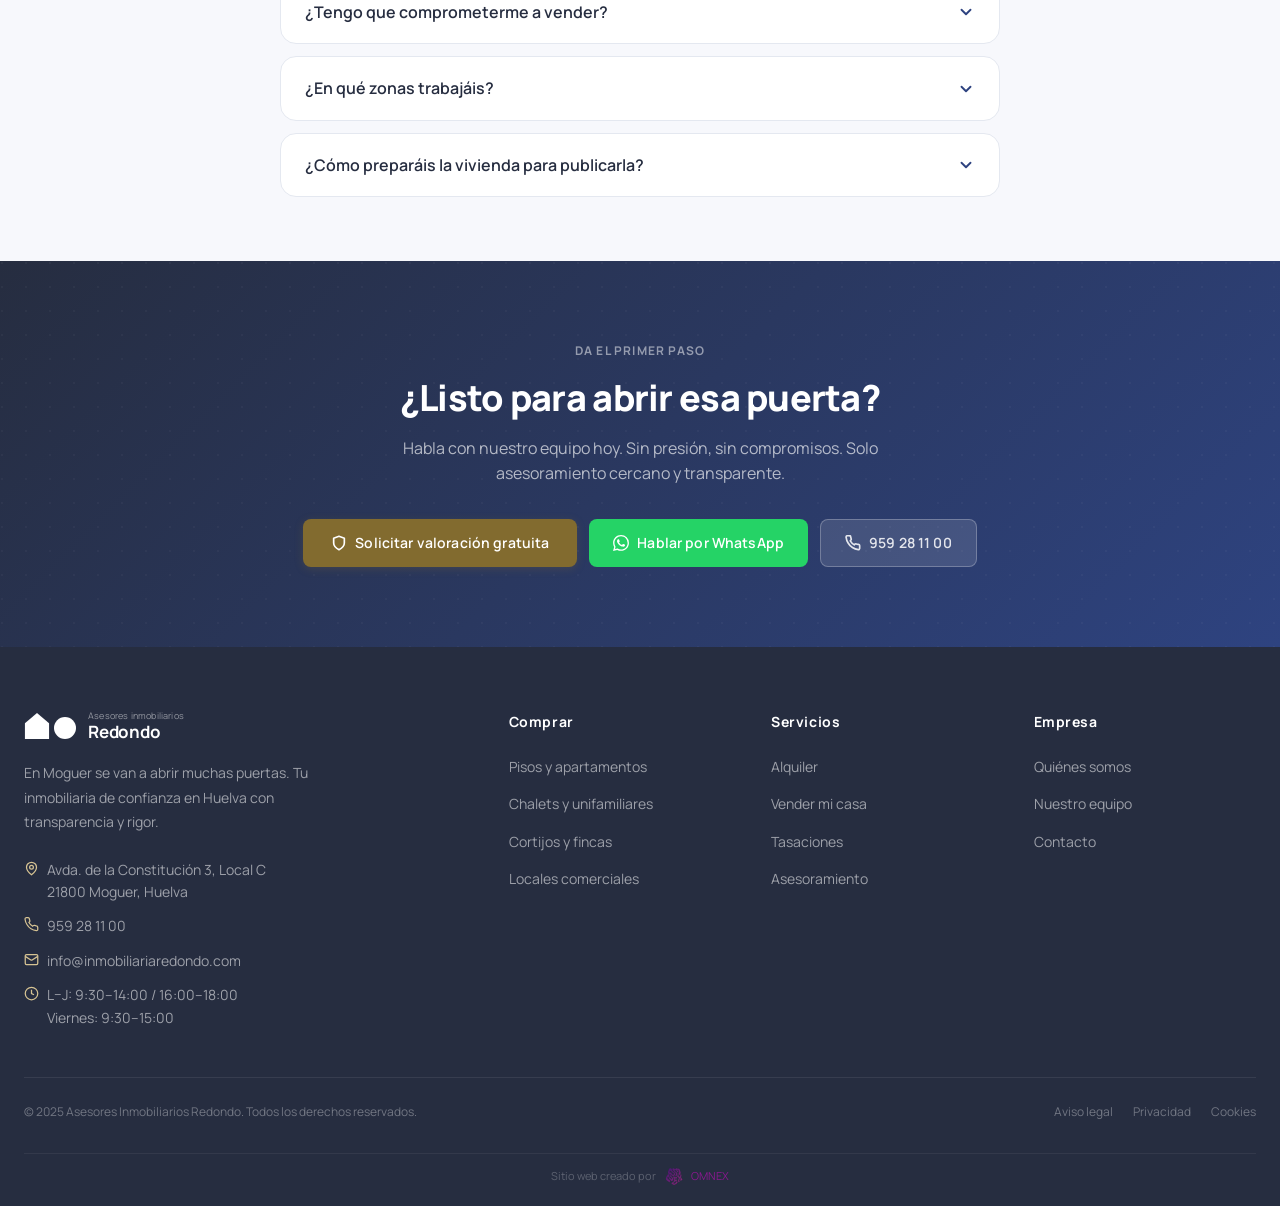
<file: inmobiliaria-redondo/vender.html>
<!DOCTYPE html>
<html lang="es" dir="ltr">
<head>
  <meta charset="UTF-8">
  <meta name="viewport" content="width=device-width, initial-scale=1.0">
  <title>Vender tu vivienda en Moguer — Asesores Inmobiliarios Redondo</title>
  <meta name="description" content="Vende tu vivienda en Moguer con un proceso claro y acompañado. Valoración gratuita, presentación profesional y gestión hasta el cierre. Asesores Inmobiliarios Redondo.">
  <link rel="preconnect" href="https://fonts.googleapis.com">
  <link rel="preconnect" href="https://fonts.gstatic.com" crossorigin>
  <link href="https://fonts.googleapis.com/css2?family=Manrope:wght@300;400;500;600;700;800&display=swap" rel="stylesheet">
  <link rel="stylesheet" href="./assets/css/styles.css">
</head>
<body class="page-body">

  <header class="header" role="banner">
    <div class="container">
      <div class="header-inner">
        <a href="./index.html" class="logo" aria-label="Asesores Inmobiliarios Redondo — Inicio">
          <div class="logo-mark">
            <svg class="logo-house" width="28" height="30" viewBox="0 0 28 30" aria-hidden="true"><polygon points="14,1 27,12 27,29 1,29 1,12"/></svg>
            <svg class="logo-circle-svg" width="23" height="23" viewBox="0 0 23 23" aria-hidden="true"><circle cx="11.5" cy="11.5" r="11.5"/></svg>
          </div>
          <div class="logo-text">
            <span class="eyebrow">Asesores inmobiliarios</span>
            <span class="brand">Redondo</span>
          </div>
        </a>
        <nav class="nav" aria-label="Navegación principal">
          <a href="./index.html"    class="nav-link" data-i18n="nav.inicio">Inicio</a>
          <a href="./comprar.html"  class="nav-link" data-i18n="nav.comprar">Comprar</a>
          <a href="./alquiler.html" class="nav-link" data-i18n="nav.alquilar">Alquiler</a>
          <a href="./vender.html"   class="nav-link active" aria-current="page" data-i18n="nav.vender">Vender</a>
          <a href="./nosotros.html" class="nav-link" data-i18n="nav.nosotros">Nosotros</a>
          <a href="./contacto.html" class="nav-link" data-i18n="nav.contacto">Contacto</a>
        </nav>
        <div class="header-actions">
          <div class="lang-selector" role="group" aria-label="Idioma">
            <button class="lang-btn active" data-lang="es">🇪🇸 ES</button>
            <button class="lang-btn" data-lang="fr">🇫🇷 FR</button>
            <button class="lang-btn" data-lang="ar">🇸🇦 ع</button>
          </div>
          <a href="#valoracion" class="btn btn-primary btn-sm" data-i18n="nav.sell_btn">Quiero vender</a>
          <button class="nav-toggle" aria-expanded="false" aria-label="Abrir menú">
            <span></span><span></span><span></span>
          </button>
        </div>
      </div>
    </div>
  </header>

  <nav class="mobile-nav" aria-label="Menú móvil">
    <a href="./index.html"    class="nav-link" data-i18n="nav.inicio">Inicio</a>
    <a href="./comprar.html"  class="nav-link" data-i18n="nav.comprar">Comprar</a>
    <a href="./alquiler.html" class="nav-link" data-i18n="nav.alquilar">Alquiler</a>
    <a href="./vender.html"   class="nav-link active" aria-current="page" data-i18n="nav.vender">Vender</a>
    <a href="./nosotros.html" class="nav-link" data-i18n="nav.nosotros">Nosotros</a>
    <a href="./contacto.html" class="nav-link" data-i18n="nav.contacto">Contacto</a>
    <div class="mobile-lang">
      <button class="lang-btn active" data-lang="es">🇪🇸 ES</button>
      <button class="lang-btn" data-lang="fr">🇫🇷 FR</button>
      <button class="lang-btn" data-lang="ar">🇸🇦 ع</button>
    </div>
    <a href="#valoracion" class="btn btn-primary" style="margin-top:0.75rem;width:100%;justify-content:center" data-i18n="nav.sell_btn">Solicitar valoración</a>
  </nav>

  <!-- ══ AVISO MULTIIDIOMA ══════════════════════════════════════ -->
  <div class="i18n-notice" role="note">
    <span data-i18n="notice">Web disponible en español, árabe y francés para facilitar la consulta de propiedades. La atención comercial se realiza principalmente en español.</span>
  </div>

  <main>

    <!-- ══ 1. HERO ══════════════════════════════════════════════ -->
    <section class="page-hero" aria-label="Vende tu vivienda">
      <div class="container">
        <nav class="breadcrumb" aria-label="Ruta de navegación">
          <a href="./index.html">Inicio</a>
          <span class="breadcrumb-sep" aria-hidden="true">/</span>
          <span aria-current="page">Vender</span>
        </nav>
        <h1 class="page-hero-title" data-i18n-html="ven.hero_title">Vende tu vivienda en Moguer<br>con un proceso claro y acompañado</h1>
        <p class="page-hero-subtitle" data-i18n="ven.hero_subtitle">Te ayudamos a valorar, preparar y presentar tu vivienda para encontrar compradores reales, con una gestión cercana y transparente.</p>
        <div class="page-hero-actions">
          <a href="#valoracion" class="btn btn-gold">
            <svg width="16" height="16" viewBox="0 0 24 24" fill="none" stroke="currentColor" stroke-width="2.5" stroke-linecap="round" stroke-linejoin="round" aria-hidden="true"><path d="M12 22s8-4 8-10V5l-8-3-8 3v7c0 6 8 10 8 10z"/></svg>
            Solicitar valoración gratuita
          </a>
          <a href="#proceso" class="btn vender-hero-btn-secondary">
            Cómo trabajamos
            <svg width="15" height="15" viewBox="0 0 24 24" fill="none" stroke="currentColor" stroke-width="2.5" stroke-linecap="round" stroke-linejoin="round" aria-hidden="true"><path d="M12 5v14M5 12l7 7 7-7"/></svg>
          </a>
        </div>
      </div>
    </section>

    <!-- ══ 2. BENEFICIOS ════════════════════════════════════════ -->
    <section class="section beneficios-section" aria-labelledby="beneficios-title">
      <div class="container">
        <div class="text-center reveal" style="margin-bottom:var(--space-12)">
          <span class="section-label">Por qué con Redondo</span>
          <h2 class="section-title" id="beneficios-title">Tu vivienda, en las mejores manos</h2>
          <p class="section-subtitle" style="margin-inline:auto">Un proceso transparente, con acompañamiento real y sin compromisos inesperados.</p>
        </div>

        <div class="beneficios-grid">
          <div class="beneficio-card reveal">
            <div class="beneficio-icon" aria-hidden="true">
              <svg width="22" height="22" viewBox="0 0 24 24" fill="none" stroke="currentColor" stroke-width="2" stroke-linecap="round" stroke-linejoin="round"><path d="M3 3v18h18"/><path d="M7 16l4-4 4 4 4-4"/></svg>
            </div>
            <h3 class="beneficio-title">Valoración personalizada</h3>
            <p class="beneficio-desc">No usamos baremos genéricos. Analizamos tu vivienda, la zona y el mercado actual para darte un precio real y fundamentado.</p>
          </div>

          <div class="beneficio-card reveal">
            <div class="beneficio-icon" aria-hidden="true">
              <svg width="22" height="22" viewBox="0 0 24 24" fill="none" stroke="currentColor" stroke-width="2" stroke-linecap="round" stroke-linejoin="round"><path d="M3 6l6-3 6 3 6-3v15l-6 3-6-3-6 3V6z"/><path d="M9 3v15M15 6v15"/></svg>
            </div>
            <h3 class="beneficio-title">Conocimiento del mercado local</h3>
            <p class="beneficio-desc">Llevamos años trabajando en Moguer y la provincia. Conocemos los precios reales, los compradores activos y los tiempos de venta.</p>
          </div>

          <div class="beneficio-card reveal">
            <div class="beneficio-icon" aria-hidden="true">
              <svg width="22" height="22" viewBox="0 0 24 24" fill="none" stroke="currentColor" stroke-width="2" stroke-linecap="round" stroke-linejoin="round"><path d="M14.5 4h-5L7 7H4a2 2 0 0 0-2 2v9a2 2 0 0 0 2 2h16a2 2 0 0 0 2-2V9a2 2 0 0 0-2-2h-3l-2.5-3z"/><circle cx="12" cy="13" r="3"/></svg>
            </div>
            <h3 class="beneficio-title">Presentación cuidada</h3>
            <p class="beneficio-desc">Fotografía profesional, descripción cuidada y publicación en portales especializados y nuestra base de compradores activa.</p>
          </div>

          <div class="beneficio-card reveal">
            <div class="beneficio-icon" aria-hidden="true">
              <svg width="22" height="22" viewBox="0 0 24 24" fill="none" stroke="currentColor" stroke-width="2" stroke-linecap="round" stroke-linejoin="round"><path d="M17 21v-2a4 4 0 0 0-4-4H5a4 4 0 0 0-4 4v2"/><circle cx="9" cy="7" r="4"/><path d="M23 21v-2a4 4 0 0 0-3-3.87M16 3.13a4 4 0 0 1 0 7.75"/></svg>
            </div>
            <h3 class="beneficio-title">Gestión profesional de visitas</h3>
            <p class="beneficio-desc">Coordinamos cada visita y filtramos a los interesados para que solo te molestemos cuando realmente merece la pena.</p>
          </div>

          <div class="beneficio-card reveal">
            <div class="beneficio-icon" aria-hidden="true">
              <svg width="22" height="22" viewBox="0 0 24 24" fill="none" stroke="currentColor" stroke-width="2" stroke-linecap="round" stroke-linejoin="round"><path d="M22 11.08V12a10 10 0 1 1-5.93-9.14"/><polyline points="22 4 12 14.01 9 11.01"/></svg>
            </div>
            <h3 class="beneficio-title">Acompañamiento hasta el cierre</h3>
            <p class="beneficio-desc">Estamos contigo en la negociación, la documentación y la notaría. Sin sorpresas, sin letras pequeñas y con todo claro.</p>
          </div>
        </div>
      </div>
    </section>

    <!-- ══ 3. PROCESO ═══════════════════════════════════════════ -->
    <section class="section-sm proceso-section" id="proceso" aria-labelledby="proceso-title">
      <div class="container">
        <div class="text-center reveal" style="margin-bottom:var(--space-12)">
          <span class="section-label">Cómo trabajamos</span>
          <h2 class="section-title" id="proceso-title">El proceso, paso a paso</h2>
          <p class="section-subtitle" style="margin-inline:auto">Sin sorpresas ni tecnicismos. Te acompañamos desde el primer contacto hasta la entrega de llaves.</p>
        </div>

        <ol class="proceso-steps-grid" aria-label="Pasos del proceso de venta">
          <li class="proceso-step reveal">
            <div class="proceso-step-num" aria-hidden="true">1</div>
            <div class="proceso-step-icon" aria-hidden="true">
              <svg width="20" height="20" viewBox="0 0 24 24" fill="none" stroke="currentColor" stroke-width="2" stroke-linecap="round" stroke-linejoin="round"><path d="M21 15a2 2 0 0 1-2 2H7l-4 4V5a2 2 0 0 1 2-2h14a2 2 0 0 1 2 2z"/></svg>
            </div>
            <h3 class="proceso-step-title">Nos cuentas qué vivienda quieres vender</h3>
            <p class="proceso-step-desc">Un primer contacto sin compromisos para conocer tu situación y tu vivienda.</p>
          </li>
          <li class="proceso-step reveal">
            <div class="proceso-step-num" aria-hidden="true">2</div>
            <div class="proceso-step-icon" aria-hidden="true">
              <svg width="20" height="20" viewBox="0 0 24 24" fill="none" stroke="currentColor" stroke-width="2" stroke-linecap="round" stroke-linejoin="round"><circle cx="11" cy="11" r="8"/><path d="m21 21-4.35-4.35"/></svg>
            </div>
            <h3 class="proceso-step-title">Analizamos la zona y características</h3>
            <p class="proceso-step-desc">Estudiamos el mercado local para darte un precio real y fundamentado.</p>
          </li>
          <li class="proceso-step reveal">
            <div class="proceso-step-num" aria-hidden="true">3</div>
            <div class="proceso-step-icon" aria-hidden="true">
              <svg width="20" height="20" viewBox="0 0 24 24" fill="none" stroke="currentColor" stroke-width="2" stroke-linecap="round" stroke-linejoin="round"><path d="M14 2H6a2 2 0 0 0-2 2v16a2 2 0 0 0 2 2h12a2 2 0 0 0 2-2V8z"/><polyline points="14 2 14 8 20 8"/><line x1="16" y1="13" x2="8" y2="13"/><line x1="16" y1="17" x2="8" y2="17"/></svg>
            </div>
            <h3 class="proceso-step-title">Preparamos una valoración personalizada</h3>
            <p class="proceso-step-desc">Recibes un informe claro con nuestra propuesta y la estrategia de venta.</p>
          </li>
          <li class="proceso-step reveal">
            <div class="proceso-step-num" aria-hidden="true">4</div>
            <div class="proceso-step-icon" aria-hidden="true">
              <svg width="20" height="20" viewBox="0 0 24 24" fill="none" stroke="currentColor" stroke-width="2" stroke-linecap="round" stroke-linejoin="round"><path d="M4 12v8a2 2 0 0 0 2 2h12a2 2 0 0 0 2-2v-8"/><polyline points="16 6 12 2 8 6"/><line x1="12" y1="2" x2="12" y2="15"/></svg>
            </div>
            <h3 class="proceso-step-title">Publicamos y gestionamos interesados</h3>
            <p class="proceso-step-desc">Tu vivienda llega a compradores reales. Coordinamos visitas y filtramos candidatos.</p>
          </li>
          <li class="proceso-step reveal">
            <div class="proceso-step-num" aria-hidden="true">5</div>
            <div class="proceso-step-icon" aria-hidden="true">
              <svg width="20" height="20" viewBox="0 0 24 24" fill="none" stroke="currentColor" stroke-width="2" stroke-linecap="round" stroke-linejoin="round"><circle cx="7.5" cy="15.5" r="5.5"/><path d="m21 2-9.6 9.6"/><path d="m15.5 7.5 3 3L22 7l-3-3"/></svg>
            </div>
            <h3 class="proceso-step-title">Te acompañamos hasta la operación final</h3>
            <p class="proceso-step-desc">Contigo en la negociación, la firma y la entrega de llaves. Sin sorpresas.</p>
          </li>
        </ol>
      </div>
    </section>

    <!-- ══ 4. FORMULARIO ════════════════════════════════════════ -->
    <section class="section vender-form-section" id="valoracion" aria-labelledby="form-title">
      <div class="container">
        <div class="vender-form-split">

          <!-- Columna izquierda: argumentario -->
          <div class="vender-form-side reveal">
            <span class="section-label">Valoración gratuita</span>
            <h2 class="vender-form-side-title" id="form-title">¿Cuánto vale tu vivienda?</h2>
            <p style="font-size:var(--text-base);color:var(--c-text-muted);line-height:1.75;margin-bottom:var(--space-8)">
              Solicita tu valoración sin coste ni compromiso. Analizaremos las características de tu vivienda, el mercado de la zona y te daremos una estimación honesta.
            </p>

            <ul class="vender-include-list" aria-label="Qué incluye">
              <li class="vender-include-item">
                <span class="vender-include-check" aria-hidden="true">
                  <svg width="12" height="12" viewBox="0 0 24 24" fill="none" stroke="currentColor" stroke-width="3" stroke-linecap="round" stroke-linejoin="round"><polyline points="20 6 9 17 4 12"/></svg>
                </span>
                Análisis personalizado de tu vivienda
              </li>
              <li class="vender-include-item">
                <span class="vender-include-check" aria-hidden="true">
                  <svg width="12" height="12" viewBox="0 0 24 24" fill="none" stroke="currentColor" stroke-width="3" stroke-linecap="round" stroke-linejoin="round"><polyline points="20 6 9 17 4 12"/></svg>
                </span>
                Estudio de comparables de la zona
              </li>
              <li class="vender-include-item">
                <span class="vender-include-check" aria-hidden="true">
                  <svg width="12" height="12" viewBox="0 0 24 24" fill="none" stroke="currentColor" stroke-width="3" stroke-linecap="round" stroke-linejoin="round"><polyline points="20 6 9 17 4 12"/></svg>
                </span>
                Propuesta de precio y estrategia de venta
              </li>
              <li class="vender-include-item">
                <span class="vender-include-check" aria-hidden="true">
                  <svg width="12" height="12" viewBox="0 0 24 24" fill="none" stroke="currentColor" stroke-width="3" stroke-linecap="round" stroke-linejoin="round"><polyline points="20 6 9 17 4 12"/></svg>
                </span>
                Sin compromisos. Totalmente gratuita
              </li>
            </ul>

            <div class="vender-stat-card">
              <p class="vender-stat-num" data-counter="97" data-suffix="%">97%</p>
              <p class="vender-stat-desc">de nuestros vendedores repiten o nos recomiendan</p>
            </div>
          </div>

          <!-- Columna derecha: formulario -->
          <div class="contact-form-card reveal" id="vender-form-card">

            <!-- Formulario -->
            <div id="vender-form-inner">
              <h3 class="contact-card-title" style="font-size:var(--text-xl)">Solicita tu valoración gratuita</h3>
              <p style="font-size:var(--text-sm);color:var(--c-text-muted);margin-bottom:var(--space-6);margin-top:calc(var(--space-1)*-1)">Sin coste ni compromiso. Te contactamos en menos de 24 h.</p>

              <form id="vender-form" novalidate aria-label="Formulario de valoración gratuita">

                <span class="form-fieldset-label">Datos personales</span>
                <div class="form-group">
                  <label class="form-label" for="v-nombre">Nombre y apellidos <abbr title="Campo obligatorio" aria-label="obligatorio">*</abbr></label>
                  <input class="form-control" id="v-nombre" type="text" placeholder="Tu nombre completo" required autocomplete="name">
                </div>
                <div class="form-row">
                  <div class="form-group">
                    <label class="form-label" for="v-telefono">Teléfono <abbr title="Campo obligatorio" aria-label="obligatorio">*</abbr></label>
                    <input class="form-control" id="v-telefono" type="tel" placeholder="600 000 000" required autocomplete="tel">
                  </div>
                  <div class="form-group">
                    <label class="form-label" for="v-localidad">Localidad <abbr title="Campo obligatorio" aria-label="obligatorio">*</abbr></label>
                    <input class="form-control" id="v-localidad" type="text" placeholder="Moguer, Huelva…" required>
                  </div>
                </div>
                <div class="form-group" style="margin-bottom:var(--space-6)">
                  <label class="form-label" for="v-tipo">Tipo de inmueble <abbr title="Campo obligatorio" aria-label="obligatorio">*</abbr></label>
                  <select class="form-select" id="v-tipo" required>
                    <option value="">Selecciona el tipo</option>
                    <option>Piso / Apartamento</option>
                    <option>Chalet / Unifamiliar</option>
                    <option>Cortijo / Finca</option>
                    <option>Local comercial</option>
                    <option>Otro</option>
                  </select>
                </div>

                <span class="form-fieldset-label">Información adicional <em style="font-style:normal;font-weight:400">(opcional)</em></span>
                <div class="form-row">
                  <div class="form-group">
                    <label class="form-label" for="v-email">Email</label>
                    <input class="form-control" id="v-email" type="email" placeholder="tu@email.com" autocomplete="email">
                  </div>
                  <div class="form-group">
                    <label class="form-label" for="v-direccion">Dirección o zona</label>
                    <input class="form-control" id="v-direccion" type="text" placeholder="Calle o barrio aproximado">
                  </div>
                </div>
                <div class="form-group">
                  <label class="form-label" for="v-estado">Estado de la vivienda</label>
                  <select class="form-select" id="v-estado">
                    <option value="">Selecciona el estado</option>
                    <option>Excelente estado</option>
                    <option>Buen estado</option>
                    <option>Necesita reforma</option>
                    <option>En construcción</option>
                  </select>
                </div>
                <div class="form-group">
                  <label class="form-label" for="v-comentarios">Comentarios</label>
                  <textarea class="form-control" id="v-comentarios" placeholder="Superficie aproximada, número de habitaciones, si ya tienes precio en mente…" style="min-height:90px"></textarea>
                </div>

                <div class="form-consent" id="v-consent-wrap">
                  <input type="checkbox" id="v-consent" required>
                  <label for="v-consent">He leído y acepto la <a href="#">política de privacidad</a> y consiento el tratamiento de mis datos para gestionar mi solicitud de valoración.</label>
                </div>

                <button type="submit" class="btn btn-primary" style="width:100%;margin-top:var(--space-2);justify-content:center">
                  <svg width="16" height="16" viewBox="0 0 24 24" fill="none" stroke="currentColor" stroke-width="2.5" stroke-linecap="round" stroke-linejoin="round" aria-hidden="true"><path d="M22 11.08V12a10 10 0 1 1-5.93-9.14"/><polyline points="22 4 12 14.01 9 11.01"/></svg>
                  Solicitar valoración gratuita
                </button>
              </form>
            </div>

            <!-- Estado de éxito -->
            <div id="vender-form-success" class="form-success" hidden aria-live="polite">
              <div class="form-success-icon" aria-hidden="true">
                <svg width="32" height="32" viewBox="0 0 24 24" fill="none" stroke="currentColor" stroke-width="2" stroke-linecap="round" stroke-linejoin="round"><path d="M22 11.08V12a10 10 0 1 1-5.93-9.14"/><polyline points="22 4 12 14.01 9 11.01"/></svg>
              </div>
              <h3 class="form-success-title">¡Solicitud recibida!</h3>
              <p class="form-success-desc">Hemos recibido tu solicitud. El equipo de Redondo revisará la información y contactará contigo para preparar una valoración personalizada.</p>
            </div>

          </div>
        </div>
      </div>
    </section>

    <!-- ══ 5. PREGUNTAS FRECUENTES ══════════════════════════════ -->
    <section class="section-sm faq-section" aria-labelledby="faq-title">
      <div class="container">
        <div class="faq-wrapper">
          <div class="text-center reveal" style="margin-bottom:var(--space-10)">
            <span class="section-label">Preguntas frecuentes</span>
            <h2 class="section-title" id="faq-title">Lo que más nos preguntan</h2>
          </div>

          <ul class="faq-list reveal" role="list">

            <li class="faq-item">
              <button class="faq-trigger" aria-expanded="false" aria-controls="faq-body-1">
                <span class="faq-trigger-text">¿La valoración tiene coste?</span>
                <svg class="faq-chevron" width="18" height="18" viewBox="0 0 24 24" fill="none" stroke="currentColor" stroke-width="2.5" stroke-linecap="round" stroke-linejoin="round" aria-hidden="true"><path d="M6 9l6 6 6-6"/></svg>
              </button>
              <div class="faq-body" id="faq-body-1" aria-hidden="true" role="region">
                <div class="faq-body-inner">
                  No. La valoración es completamente gratuita y sin compromiso. Nuestro objetivo es que conozcas el valor real de tu vivienda y tomes decisiones informadas. Si decides vender, nos encantará acompañarte. Si no, sin problema.
                </div>
              </div>
            </li>

            <li class="faq-item">
              <button class="faq-trigger" aria-expanded="false" aria-controls="faq-body-2">
                <span class="faq-trigger-text">¿Tengo que comprometerme a vender?</span>
                <svg class="faq-chevron" width="18" height="18" viewBox="0 0 24 24" fill="none" stroke="currentColor" stroke-width="2.5" stroke-linecap="round" stroke-linejoin="round" aria-hidden="true"><path d="M6 9l6 6 6-6"/></svg>
              </button>
              <div class="faq-body" id="faq-body-2" aria-hidden="true" role="region">
                <div class="faq-body-inner">
                  No en absoluto. Solicitar una valoración no implica ningún compromiso de venta. Puedes recibir nuestro informe y decidir con calma si es el momento adecuado para ti. No hay presión ni letra pequeña.
                </div>
              </div>
            </li>

            <li class="faq-item">
              <button class="faq-trigger" aria-expanded="false" aria-controls="faq-body-3">
                <span class="faq-trigger-text">¿En qué zonas trabajáis?</span>
                <svg class="faq-chevron" width="18" height="18" viewBox="0 0 24 24" fill="none" stroke="currentColor" stroke-width="2.5" stroke-linecap="round" stroke-linejoin="round" aria-hidden="true"><path d="M6 9l6 6 6-6"/></svg>
              </button>
              <div class="faq-body" id="faq-body-3" aria-hidden="true" role="region">
                <div class="faq-body-inner">
                  Trabajamos principalmente en Moguer y la provincia de Huelva: San Juan del Puerto, Palos de la Frontera, Mazagón, Almonte, Valverde del Camino, Beas, Trigueros y alrededores. Si tu vivienda está en otra localidad, contáctanos y valoramos si podemos ayudarte.
                </div>
              </div>
            </li>

            <li class="faq-item">
              <button class="faq-trigger" aria-expanded="false" aria-controls="faq-body-4">
                <span class="faq-trigger-text">¿Cómo preparáis la vivienda para publicarla?</span>
                <svg class="faq-chevron" width="18" height="18" viewBox="0 0 24 24" fill="none" stroke="currentColor" stroke-width="2.5" stroke-linecap="round" stroke-linejoin="round" aria-hidden="true"><path d="M6 9l6 6 6-6"/></svg>
              </button>
              <div class="faq-body" id="faq-body-4" aria-hidden="true" role="region">
                <div class="faq-body-inner">
                  Realizamos una sesión fotográfica profesional, redactamos una descripción cuidada y adaptamos el anuncio a cada portal. Si la vivienda lo necesita, también te asesoramos sobre pequeñas mejoras que pueden aumentar su atractivo y acelerar la venta.
                </div>
              </div>
            </li>

          </ul>
        </div>
      </div>
    </section>

    <!-- ══ 6. CTA FINAL ══════════════════════════════════════════ -->
    <section class="vender-cta" aria-label="Llamada a la acción final">
      <div class="container">
        <div class="vender-cta-inner">
          <span class="vender-cta-label">Da el primer paso</span>
          <h2 class="vender-cta-title">¿Listo para abrir esa puerta?</h2>
          <p class="vender-cta-desc">Habla con nuestro equipo hoy. Sin presión, sin compromisos. Solo asesoramiento cercano y transparente.</p>
          <div class="vender-cta-btns">
            <a href="#valoracion" class="btn btn-gold">
              <svg width="16" height="16" viewBox="0 0 24 24" fill="none" stroke="currentColor" stroke-width="2.5" stroke-linecap="round" stroke-linejoin="round" aria-hidden="true"><path d="M12 22s8-4 8-10V5l-8-3-8 3v7c0 6 8 10 8 10z"/></svg>
              Solicitar valoración gratuita
            </a>
            <a href="https://wa.me/34959281100?text=Hola%2C%20me%20gustar%C3%ADa%20consultar%20la%20venta%20de%20mi%20vivienda." class="btn vender-cta-btn-wa" target="_blank" rel="noopener noreferrer">
              <svg width="16" height="16" viewBox="0 0 24 24" fill="currentColor" aria-hidden="true"><path d="M17.472 14.382c-.297-.149-1.758-.867-2.03-.967-.273-.099-.471-.148-.67.15-.197.297-.767.966-.94 1.164-.173.199-.347.223-.644.075-.297-.15-1.255-.463-2.39-1.475-.883-.788-1.48-1.761-1.653-2.059-.173-.297-.018-.458.13-.606.134-.133.298-.347.446-.52.149-.174.198-.298.298-.497.099-.198.05-.371-.025-.52-.075-.149-.669-1.612-.916-2.207-.242-.579-.487-.5-.669-.51-.173-.008-.371-.01-.57-.01-.198 0-.52.074-.792.372-.272.297-1.04 1.016-1.04 2.479 0 1.462 1.065 2.875 1.213 3.074.149.198 2.096 3.2 5.077 4.487.709.306 1.262.489 1.694.625.712.227 1.36.195 1.871.118.571-.085 1.758-.719 2.006-1.413.248-.694.248-1.289.173-1.413-.074-.124-.272-.198-.57-.347m-5.421 7.403h-.004a9.87 9.87 0 01-5.031-1.378l-.361-.214-3.741.982.998-3.648-.235-.374a9.86 9.86 0 01-1.51-5.26c.001-5.45 4.436-9.884 9.888-9.884 2.64 0 5.122 1.03 6.988 2.898a9.825 9.825 0 012.893 6.994c-.003 5.45-4.437 9.884-9.885 9.884m8.413-18.297A11.815 11.815 0 0012.05 0C5.495 0 .16 5.335.157 11.892c0 2.096.547 4.142 1.588 5.945L.057 24l6.305-1.654a11.882 11.882 0 005.683 1.448h.005c6.554 0 11.89-5.335 11.893-11.893a11.821 11.821 0 00-3.48-8.413z"/></svg>
              Hablar por WhatsApp
            </a>
            <a href="tel:959281100" class="btn vender-cta-btn-phone">
              <svg width="16" height="16" viewBox="0 0 24 24" fill="none" stroke="currentColor" stroke-width="2.5" stroke-linecap="round" stroke-linejoin="round" aria-hidden="true"><path d="M22 16.92v3a2 2 0 0 1-2.18 2 19.79 19.79 0 0 1-8.63-3.07A19.5 19.5 0 0 1 4.69 12 19.79 19.79 0 0 1 1.62 3.18C1.62 2.08 2.46 1.17 3.56 1h3a2 2 0 0 1 2 1.72c.127.96.361 1.903.7 2.81a2 2 0 0 1-.45 2.11L7.91 8.73a16 16 0 0 0 6 6l.91-.91a2 2 0 0 1 2.11-.45c.907.339 1.85.573 2.81.7A2 2 0 0 1 22 16z"/></svg>
              959 28 11 00
            </a>
          </div>
        </div>
      </div>
    </section>

  </main>

  <!-- ══ FOOTER ════════════════════════════════════════════════ -->
  <footer class="footer" role="contentinfo">
    <div class="container">
      <div class="footer-grid">

        <div class="footer-brand">
          <a href="./index.html" class="logo" aria-label="Asesores Inmobiliarios Redondo">
            <div class="logo-mark">
              <svg class="logo-house" width="28" height="30" viewBox="0 0 28 30" aria-hidden="true"><polygon points="14,1 27,12 27,29 1,29 1,12"/></svg>
              <svg class="logo-circle-svg" width="23" height="23" viewBox="0 0 23 23" aria-hidden="true"><circle cx="11.5" cy="11.5" r="11.5"/></svg>
            </div>
            <div class="logo-text">
              <span class="eyebrow">Asesores inmobiliarios</span>
              <span class="brand">Redondo</span>
            </div>
          </a>
          <p class="footer-desc" data-i18n="footer.desc">En Moguer se van a abrir muchas puertas. Tu inmobiliaria de confianza en Huelva con transparencia y rigor.</p>
          <ul class="footer-contact-list" aria-label="Datos de contacto">
            <li class="footer-contact-item">
              <svg width="15" height="15" viewBox="0 0 24 24" fill="none" stroke="currentColor" stroke-width="2" aria-hidden="true"><path d="M20 10c0 6-8 12-8 12S4 16 4 10a8 8 0 0 1 16 0Z"/><circle cx="12" cy="10" r="3"/></svg>
              <span>Avda. de la Constitución 3, Local C<br>21800 Moguer, Huelva</span>
            </li>
            <li class="footer-contact-item">
              <svg width="15" height="15" viewBox="0 0 24 24" fill="none" stroke="currentColor" stroke-width="2" aria-hidden="true"><path d="M22 16.92v3a2 2 0 0 1-2.18 2 19.79 19.79 0 0 1-8.63-3.07A19.5 19.5 0 0 1 4.69 12 19.79 19.79 0 0 1 1.62 3.18C1.62 2.08 2.46 1.17 3.56 1h3a2 2 0 0 1 2 1.72 12.84 12.84 0 0 0 .7 2.81 2 2 0 0 1-.45 2.11L7.91 8.73a16 16 0 0 0 6 6l.91-.91a2 2 0 0 1 2.11-.45 12.84 12.84 0 0 0 2.81.7A2 2 0 0 1 21.72 16z"/></svg>
              <a href="tel:959281100" style="color:inherit">959 28 11 00</a>
            </li>
            <li class="footer-contact-item">
              <svg width="15" height="15" viewBox="0 0 24 24" fill="none" stroke="currentColor" stroke-width="2" aria-hidden="true"><rect x="2" y="4" width="20" height="16" rx="2"/><path d="m22 7-8.97 5.7a1.94 1.94 0 0 1-2.06 0L2 7"/></svg>
              <a href="mailto:info@inmobiliariaredondo.com" style="color:inherit">info@inmobiliariaredondo.com</a>
            </li>
            <li class="footer-contact-item">
              <svg width="15" height="15" viewBox="0 0 24 24" fill="none" stroke="currentColor" stroke-width="2" aria-hidden="true"><circle cx="12" cy="12" r="10"/><path d="M12 6v6l4 2"/></svg>
              <span>L–J: 9:30–14:00 / 16:00–18:00<br>Viernes: 9:30–15:00</span>
            </li>
          </ul>
        </div>

        <div>
          <h3 class="footer-col-title" data-i18n="footer.col_buy">Comprar</h3>
          <ul class="footer-links">
            <li><a href="./comprar.html" class="footer-link" data-i18n="footer.buy_flats">Pisos y apartamentos</a></li>
            <li><a href="./comprar.html" class="footer-link" data-i18n="footer.buy_houses">Chalets y unifamiliares</a></li>
            <li><a href="./comprar.html" class="footer-link" data-i18n="footer.buy_fincas">Cortijos y fincas</a></li>
            <li><a href="./comprar.html" class="footer-link" data-i18n="footer.buy_locals">Locales comerciales</a></li>
          </ul>
        </div>

        <div>
          <h3 class="footer-col-title" data-i18n="footer.col_services">Servicios</h3>
          <ul class="footer-links">
            <li><a href="./alquiler.html" class="footer-link" data-i18n="footer.svc_rent">Alquiler</a></li>
            <li><a href="./vender.html"   class="footer-link" data-i18n="footer.svc_sell">Vender mi casa</a></li>
            <li><a href="./nosotros.html" class="footer-link" data-i18n="footer.svc_valuation">Tasaciones</a></li>
            <li><a href="./contacto.html" class="footer-link" data-i18n="footer.svc_advice">Asesoramiento</a></li>
          </ul>
        </div>

        <div>
          <h3 class="footer-col-title" data-i18n="footer.col_company">Empresa</h3>
          <ul class="footer-links">
            <li><a href="./nosotros.html" class="footer-link" data-i18n="footer.co_about">Quiénes somos</a></li>
            <li><a href="./nosotros.html" class="footer-link" data-i18n="footer.co_team">Nuestro equipo</a></li>
            <li><a href="./contacto.html" class="footer-link" data-i18n="footer.co_contact">Contacto</a></li>
          </ul>
        </div>

      </div>

      <div class="footer-bottom">
        <p class="footer-copy" data-i18n="footer.copy">© 2025 Asesores Inmobiliarios Redondo. Todos los derechos reservados.</p>
        <nav class="footer-legal" aria-label="Legal">
          <a href="#">Aviso legal</a>
          <a href="#">Privacidad</a>
          <a href="#">Cookies</a>
        </nav>
      </div>
      <p class="footer-omnex">Sitio web creado por <a href="https://omnex.es" class="footer-omnex-link" target="_blank" rel="noopener noreferrer"><img src="./assets/img/Omnex_Logo.webp" alt="Omnex" class="footer-omnex-img" width="160" height="160" loading="lazy" decoding="async">OMNEX</a></p>
    </div>
  </footer>

  <script src="./assets/js/i18n.js"></script>
  <script src="./assets/js/main.js"></script>
  <script>
    /* ── Validación y estado de éxito del formulario ── */
    document.getElementById('vender-form').addEventListener('submit', function (e) {
      e.preventDefault();
      var ok = true;

      /* Campos de texto obligatorios */
      ['v-nombre', 'v-telefono', 'v-localidad'].forEach(function (id) {
        var el = document.getElementById(id);
        if (!el.value.trim()) {
          el.classList.add('is-error');
          ok = false;
        } else {
          el.classList.remove('is-error');
        }
      });

      /* Tipo (select) */
      var tipo = document.getElementById('v-tipo');
      if (!tipo.value) {
        tipo.classList.add('is-error');
        ok = false;
      } else {
        tipo.classList.remove('is-error');
      }

      /* Consentimiento */
      var consent    = document.getElementById('v-consent');
      var consentWrap = document.getElementById('v-consent-wrap');
      if (!consent.checked) {
        consentWrap.classList.add('is-error');
        ok = false;
      } else {
        consentWrap.classList.remove('is-error');
      }

      if (!ok) return;

      /* Mostrar éxito */
      document.getElementById('vender-form-inner').hidden = true;
      document.getElementById('vender-form-success').hidden = false;
      document.getElementById('vender-form-card').scrollIntoView({ behavior: 'smooth', block: 'center' });
    });

    /* Limpiar error al escribir */
    document.querySelectorAll('#vender-form .form-control, #vender-form .form-select').forEach(function (el) {
      el.addEventListener('input', function () { el.classList.remove('is-error'); });
      el.addEventListener('change', function () { el.classList.remove('is-error'); });
    });
    document.getElementById('v-consent').addEventListener('change', function () {
      document.getElementById('v-consent-wrap').classList.remove('is-error');
    });
  </script>
</body>
</html>
</file>
<file: inmobiliaria-redondo/assets/css/styles.css>
/* ============================================================
   Inmobiliaria Redondo — Stylesheet
   ============================================================ */

/* ── Google Fonts ─────────────────────────────────────────── */
@import url('https://fonts.googleapis.com/css2?family=Manrope:wght@300;400;500;600;700;800&display=swap');

/* ── Custom Properties ────────────────────────────────────── */
:root {
  /* Brand colors */
  --c-primary:       #2e4380;
  --c-primary-light: #dce2f4;
  --c-dark:          #262d40;
  --c-gold:          #826b2f;
  --c-beige:         #d6c393;
  --c-white:         #ffffff;

  /* UI colors */
  --c-bg:            #f7f8fc;
  --c-surface:       #ffffff;
  --c-text:          #262d40;
  --c-text-muted:    #6b7685;
  --c-border:        #e4e8f0;
  --c-border-light:  #f0f2f8;

  /* Shadows */
  --shadow-sm:  0 1px 3px rgba(38,45,64,.06), 0 1px 2px rgba(38,45,64,.04);
  --shadow-md:  0 4px 12px rgba(38,45,64,.08), 0 2px 6px rgba(38,45,64,.05);
  --shadow-lg:  0 12px 32px rgba(38,45,64,.10), 0 4px 12px rgba(38,45,64,.06);
  --shadow-xl:  0 24px 48px rgba(38,45,64,.12);

  /* Spacing */
  --space-1:  0.25rem;
  --space-2:  0.5rem;
  --space-3:  0.75rem;
  --space-4:  1rem;
  --space-5:  1.25rem;
  --space-6:  1.5rem;
  --space-8:  2rem;
  --space-10: 2.5rem;
  --space-12: 3rem;
  --space-16: 4rem;
  --space-20: 5rem;
  --space-24: 6rem;
  --space-32: 8rem;

  /* Border radius */
  --radius-sm:  4px;
  --radius-md:  8px;
  --radius-lg:  12px;
  --radius-xl:  16px;
  --radius-2xl: 24px;
  --radius-full: 9999px;

  /* Typography */
  --font:        'Manrope', -apple-system, BlinkMacSystemFont, 'Segoe UI', sans-serif;
  --text-xs:    0.75rem;
  --text-sm:    0.875rem;
  --text-base:  1rem;
  --text-lg:    1.125rem;
  --text-xl:    1.25rem;
  --text-2xl:   1.5rem;
  --text-3xl:   1.875rem;
  --text-4xl:   2.25rem;
  --text-5xl:   3rem;
  --text-6xl:   3.75rem;

  /* Transitions */
  --transition: 200ms ease;
  --transition-slow: 350ms ease;

  /* Layout */
  --container-max: 1280px;
  --header-h: 72px;
}

/* ── Reset ────────────────────────────────────────────────── */
*, *::before, *::after { box-sizing: border-box; margin: 0; padding: 0; }

html {
  font-size: 16px;
  scroll-behavior: smooth;
  -webkit-text-size-adjust: 100%;
}

body {
  font-family: var(--font);
  font-size: var(--text-base);
  line-height: 1.6;
  color: var(--c-text);
  background: var(--c-white);
  -webkit-font-smoothing: antialiased;
}

img, video { display: block; max-width: 100%; height: auto; }
a { color: inherit; text-decoration: none; }
ul, ol { list-style: none; }
button { font-family: inherit; cursor: pointer; border: none; background: none; }
input, textarea, select { font-family: inherit; }
svg { display: block; }

/* ── Utilities ────────────────────────────────────────────── */
.container {
  width: 100%;
  max-width: var(--container-max);
  margin-inline: auto;
  padding-inline: var(--space-6);
}

.sr-only {
  position: absolute;
  width: 1px; height: 1px;
  padding: 0; margin: -1px;
  overflow: hidden;
  clip: rect(0,0,0,0);
  white-space: nowrap;
  border: 0;
}

.text-center { text-align: center; }
.text-muted  { color: var(--c-text-muted); }
.font-semibold { font-weight: 600; }
.font-bold     { font-weight: 700; }

/* ── Buttons ──────────────────────────────────────────────── */
.btn {
  display: inline-flex;
  align-items: center;
  justify-content: center;
  gap: var(--space-2);
  padding: 0.75rem 1.75rem;
  border-radius: var(--radius-md);
  font-size: var(--text-sm);
  font-weight: 600;
  letter-spacing: 0.01em;
  transition: background var(--transition), color var(--transition),
              box-shadow var(--transition), transform var(--transition);
  white-space: nowrap;
}

.btn:hover { transform: translateY(-1px); }
.btn:active { transform: translateY(0); }

.btn-primary {
  background: var(--c-primary);
  color: var(--c-white);
  box-shadow: 0 2px 8px rgba(46,67,128,.25);
}
.btn-primary:hover {
  background: #253872;
  box-shadow: 0 4px 16px rgba(46,67,128,.35);
}

.btn-secondary {
  background: var(--c-white);
  color: var(--c-primary);
  border: 1.5px solid var(--c-primary);
}
.btn-secondary:hover {
  background: var(--c-primary-light);
}

.btn-ghost {
  background: transparent;
  color: var(--c-primary);
  padding-inline: var(--space-4);
}
.btn-ghost:hover {
  background: var(--c-primary-light);
}

.btn-gold {
  background: var(--c-gold);
  color: var(--c-white);
  box-shadow: 0 2px 8px rgba(130,107,47,.25);
}
.btn-gold:hover {
  background: #6e5a27;
  box-shadow: 0 4px 16px rgba(130,107,47,.35);
}

.btn-lg { padding: 1rem 2.25rem; font-size: var(--text-base); }
.btn-sm { padding: 0.5rem 1.25rem; font-size: var(--text-xs); }

/* ── Badge / Tag ──────────────────────────────────────────── */
.badge {
  display: inline-flex;
  align-items: center;
  padding: 0.25rem 0.75rem;
  border-radius: var(--radius-full);
  font-size: var(--text-xs);
  font-weight: 600;
  letter-spacing: 0.03em;
  text-transform: uppercase;
}

.badge-primary { background: var(--c-primary-light); color: var(--c-primary); }
.badge-gold    { background: #f5edd9; color: var(--c-gold); }
.badge-venta   { background: var(--c-primary); color: var(--c-white); }
.badge-alquiler{ background: var(--c-gold); color: var(--c-white); }
.badge-new     { background: #e8f5e9; color: #2e7d32; }

/* ── Section Titles ───────────────────────────────────────── */
.section-label {
  display: block;
  font-size: var(--text-xs);
  font-weight: 700;
  letter-spacing: 0.1em;
  text-transform: uppercase;
  color: var(--c-primary);
  margin-bottom: var(--space-3);
}

.section-title {
  font-size: clamp(var(--text-2xl), 3.5vw, var(--text-4xl));
  font-weight: 700;
  line-height: 1.2;
  color: var(--c-dark);
  margin-bottom: var(--space-4);
}

.section-subtitle {
  font-size: var(--text-lg);
  color: var(--c-text-muted);
  line-height: 1.7;
  max-width: 56ch;
}

.section { padding-block: var(--space-24); }
.section-sm { padding-block: var(--space-16); }

/* ── Divider ──────────────────────────────────────────────── */
.divider {
  width: 48px;
  height: 3px;
  background: var(--c-primary);
  border-radius: var(--radius-full);
  margin-top: var(--space-4);
}
.divider-gold { background: var(--c-gold); }

/* ============================================================
   HEADER
   ============================================================ */
.header {
  position: fixed;
  top: 0;
  left: 0;
  right: 0;
  z-index: 100;
  height: var(--header-h);
  background: var(--c-white);
  border-bottom: 1px solid var(--c-border);
  transition: height var(--transition-slow), box-shadow var(--transition-slow), background var(--transition-slow);
}

.header.scrolled {
  box-shadow: var(--shadow-md);
  height: 60px;
}

.header > .container {
  height: 100%;
}

.header-inner {
  display: flex;
  align-items: center;
  justify-content: space-between;
  height: 100%;
}

/* Logo */
.logo {
  display: flex;
  align-items: center;
  gap: var(--space-3);
  flex-shrink: 0;
}

.logo-mark {
  display: flex;
  align-items: flex-end;
  gap: 4px;
}

.logo-house {
  width: 26px;
  height: 28px;
  fill: var(--c-primary);
}

.logo-circle-svg {
  width: 22px;
  height: 22px;
  fill: var(--c-primary);
  margin-bottom: 1px;
}

.logo-text {
  line-height: 1.15;
}

.logo-text .eyebrow {
  display: block;
  font-size: 9px;
  font-weight: 400;
  color: var(--c-primary);
  letter-spacing: 0.02em;
}

.logo-text .brand {
  display: block;
  font-size: 17px;
  font-weight: 700;
  color: var(--c-primary);
  letter-spacing: -0.01em;
}

/* Nav */
.nav {
  display: flex;
  align-items: center;
  gap: var(--space-1);
}

.nav-link {
  display: inline-flex;
  align-items: center;
  padding: var(--space-2) var(--space-3);
  font-size: var(--text-sm);
  font-weight: 500;
  color: var(--c-text-muted);
  border-radius: var(--radius-md);
  transition: color var(--transition), background var(--transition);
  position: relative;
}

.nav-link:hover,
.nav-link.active {
  color: var(--c-primary);
  background: var(--c-primary-light);
}

/* Header actions */
.header-actions {
  display: flex;
  align-items: center;
  gap: var(--space-3);
}

/* Language selector */
.lang-selector {
  display: flex;
  align-items: center;
  gap: 2px;
  border: 1px solid var(--c-border);
  border-radius: var(--radius-md);
  padding: 4px;
}

.lang-btn {
  padding: 4px 10px;
  font-size: var(--text-xs);
  font-weight: 600;
  color: var(--c-text-muted);
  border-radius: 6px;
  transition: color var(--transition), background var(--transition);
}

.lang-btn:hover { color: var(--c-primary); }

.lang-btn.active {
  background: var(--c-primary);
  color: var(--c-white);
}

/* Mobile toggle */
.nav-toggle {
  display: none;
  flex-direction: column;
  justify-content: center;
  gap: 5px;
  width: 36px;
  height: 36px;
  padding: 6px;
  border-radius: var(--radius-md);
  cursor: pointer;
  transition: background var(--transition);
}

.nav-toggle:hover { background: var(--c-primary-light); }

.nav-toggle span {
  display: block;
  height: 2px;
  background: var(--c-dark);
  border-radius: var(--radius-full);
  transition: transform var(--transition), opacity var(--transition), width var(--transition);
}

.nav-toggle.open span:nth-child(1) { transform: translateY(7px) rotate(45deg); }
.nav-toggle.open span:nth-child(2) { opacity: 0; }
.nav-toggle.open span:nth-child(3) { transform: translateY(-7px) rotate(-45deg); }

/* ── Mobile Nav ───────────────────────────────────────────── */
.mobile-nav {
  position: fixed;
  inset: var(--header-h) 0 0 0;
  background: var(--c-white);
  z-index: 99;
  padding: var(--space-6);
  display: flex;
  flex-direction: column;
  gap: var(--space-2);
  transform: translateX(100%);
  transition: transform var(--transition-slow);
  overflow-y: auto;
}

.mobile-nav.open { transform: translateX(0); }

.mobile-nav .nav-link {
  padding: var(--space-4);
  font-size: var(--text-base);
  border: 1px solid var(--c-border-light);
}

.mobile-lang {
  display: flex;
  gap: var(--space-2);
  margin-top: var(--space-4);
  padding-top: var(--space-4);
  border-top: 1px solid var(--c-border);
}

/* ── Page Offset ──────────────────────────────────────────── */
.page-body { padding-top: var(--header-h); }

/* ============================================================
   HERO
   ============================================================ */
.hero {
  position: relative;
  min-height: calc(100svh - var(--header-h));
  display: flex;
  align-items: center;
  background: var(--c-dark);
  overflow: hidden;
}

.hero-bg {
  position: absolute;
  inset: 0;
  background-image:
    linear-gradient(135deg, rgba(38,45,64,.88) 0%, rgba(26,34,54,.75) 40%, rgba(46,67,128,.65) 100%),
    url('../img/Plaza de la iglesia.webp');
  background-size: cover;
  background-position: center;
}

.hero-pattern {
  position: absolute;
  inset: 0;
  opacity: 0.04;
  background-image:
    radial-gradient(circle at 2px 2px, var(--c-white) 1px, transparent 0);
  background-size: 32px 32px;
}

.hero-shapes {
  position: absolute;
  inset: 0;
  pointer-events: none;
}

.hero-shape {
  position: absolute;
  border-radius: var(--radius-full);
  background: var(--c-primary);
  opacity: 0.15;
}

.hero-shape-1 {
  width: 480px;
  height: 480px;
  top: -120px;
  right: -80px;
}

.hero-shape-2 {
  width: 240px;
  height: 240px;
  bottom: 60px;
  right: 200px;
  opacity: 0.08;
}

.hero-shape-3 {
  width: 120px;
  height: 120px;
  top: 40%;
  left: 5%;
  opacity: 0.06;
}

.hero-content {
  position: relative;
  z-index: 2;
  padding-block: var(--space-24);
  max-width: 760px;
}

.hero-label {
  display: inline-flex;
  align-items: center;
  gap: var(--space-2);
  padding: var(--space-2) var(--space-4);
  background: rgba(220,226,244,.12);
  border: 1px solid rgba(220,226,244,.2);
  border-radius: var(--radius-full);
  font-size: var(--text-xs);
  font-weight: 600;
  letter-spacing: 0.08em;
  text-transform: uppercase;
  color: var(--c-beige);
  margin-bottom: var(--space-6);
}

.hero-title {
  font-size: clamp(var(--text-3xl), 5.5vw, var(--text-6xl));
  font-weight: 800;
  line-height: 1.1;
  color: var(--c-white);
  letter-spacing: -0.02em;
  margin-bottom: var(--space-6);
}

.hero-title em {
  font-style: normal;
  color: var(--c-beige);
}

.hero-subtitle {
  font-size: clamp(var(--text-base), 1.8vw, var(--text-lg));
  color: rgba(255,255,255,.72);
  line-height: 1.75;
  margin-bottom: var(--space-10);
  max-width: 52ch;
}

.hero-actions {
  display: flex;
  flex-wrap: wrap;
  gap: var(--space-3);
  margin-bottom: var(--space-12);
}

/* Hero search bar */
.hero-search {
  background: var(--c-white);
  border-radius: var(--radius-xl);
  padding: var(--space-5);
  box-shadow: var(--shadow-xl);
  display: flex;
  flex-wrap: wrap;
  gap: var(--space-3);
  align-items: flex-end;
  max-width: 680px;
}

.hero-search-field {
  display: flex;
  flex-direction: column;
  gap: var(--space-1);
  flex: 1;
  min-width: 140px;
}

.hero-search-field label {
  font-size: var(--text-xs);
  font-weight: 700;
  letter-spacing: 0.05em;
  text-transform: uppercase;
  color: var(--c-text-muted);
}

.hero-search-field select,
.hero-search-field input {
  border: 1.5px solid var(--c-border);
  border-radius: var(--radius-md);
  padding: 0.6rem 0.875rem;
  font-size: var(--text-sm);
  color: var(--c-text);
  background: var(--c-white);
  outline: none;
  transition: border-color var(--transition);
  appearance: none;
}

.hero-search-field select:focus,
.hero-search-field input:focus {
  border-color: var(--c-primary);
}

.hero-search-field select {
  background-image: url("data:image/svg+xml,%3Csvg xmlns='http://www.w3.org/2000/svg' width='16' height='16' viewBox='0 0 24 24' fill='none' stroke='%236b7685' stroke-width='2'%3E%3Cpath d='M6 9l6 6 6-6'/%3E%3C/svg%3E");
  background-repeat: no-repeat;
  background-position: right 10px center;
  padding-right: 2rem;
}

/* Hero stats */
.hero-stats {
  display: flex;
  flex-wrap: wrap;
  gap: var(--space-8);
  margin-top: var(--space-12);
}

.hero-stat-value {
  font-size: var(--text-3xl);
  font-weight: 800;
  color: var(--c-white);
  line-height: 1;
}

.hero-stat-label {
  font-size: var(--text-xs);
  color: rgba(255,255,255,.55);
  font-weight: 500;
  margin-top: var(--space-1);
  letter-spacing: 0.03em;
}

/* ============================================================
   PROPERTY CARDS
   ============================================================ */
.property-grid {
  display: grid;
  grid-template-columns: repeat(auto-fill, minmax(320px, 1fr));
  gap: var(--space-6);
}

.property-card {
  background: var(--c-surface);
  border-radius: var(--radius-xl);
  border: 1px solid var(--c-border-light);
  overflow: hidden;
  transition: box-shadow var(--transition-slow), transform var(--transition-slow);
  cursor: pointer;
}

.property-card:hover {
  box-shadow: var(--shadow-lg);
  transform: translateY(-3px);
}

.property-card-img {
  position: relative;
  aspect-ratio: 16 / 10;
  overflow: hidden;
  background: linear-gradient(135deg, var(--c-primary-light) 0%, #c8d3f0 100%);
}

.property-card-img img {
  width: 100%;
  height: 100%;
  object-fit: cover;
  transition: transform var(--transition-slow);
}

.property-card:hover .property-card-img img {
  transform: scale(1.04);
}

.property-card-img-placeholder {
  width: 100%;
  height: 100%;
  display: flex;
  align-items: center;
  justify-content: center;
  background: linear-gradient(135deg, var(--c-primary-light) 0%, #c4cfe8 100%);
}

.property-card-img-placeholder svg {
  opacity: 0.3;
}

.property-card-badge {
  position: absolute;
  top: var(--space-3);
  left: var(--space-3);
}

.property-card-favorite {
  position: absolute;
  top: var(--space-3);
  right: var(--space-3);
  width: 36px;
  height: 36px;
  background: var(--c-white);
  border-radius: var(--radius-full);
  display: flex;
  align-items: center;
  justify-content: center;
  box-shadow: var(--shadow-sm);
  color: var(--c-text-muted);
  transition: color var(--transition), transform var(--transition);
}

.property-card-favorite:hover {
  color: #e74c3c;
  transform: scale(1.1);
}

.property-card-body {
  padding: var(--space-5);
}

.property-card-price {
  font-size: var(--text-2xl);
  font-weight: 800;
  color: var(--c-primary);
  margin-bottom: var(--space-1);
}

.property-card-price span {
  font-size: var(--text-sm);
  font-weight: 400;
  color: var(--c-text-muted);
}

.property-card-title {
  font-size: var(--text-base);
  font-weight: 600;
  color: var(--c-dark);
  margin-bottom: var(--space-1);
  display: -webkit-box;
  -webkit-line-clamp: 2;
  -webkit-box-orient: vertical;
  overflow: hidden;
}

.property-card-location {
  display: flex;
  align-items: center;
  gap: var(--space-1);
  font-size: var(--text-sm);
  color: var(--c-text-muted);
  margin-bottom: var(--space-4);
}

.property-card-location svg {
  flex-shrink: 0;
  color: var(--c-primary);
}

.property-card-features {
  display: flex;
  align-items: center;
  gap: var(--space-4);
  padding-top: var(--space-4);
  border-top: 1px solid var(--c-border-light);
}

.property-card-feature {
  display: flex;
  align-items: center;
  gap: var(--space-1);
  font-size: var(--text-sm);
  font-weight: 500;
  color: var(--c-text-muted);
}

.property-card-feature svg {
  color: var(--c-primary);
  opacity: 0.7;
}

/* ============================================================
   SERVICES SECTION
   ============================================================ */
.services-grid {
  display: grid;
  grid-template-columns: repeat(auto-fill, minmax(240px, 1fr));
  gap: var(--space-6);
}

.service-card {
  padding: var(--space-8);
  background: var(--c-surface);
  border: 1px solid var(--c-border-light);
  border-radius: var(--radius-xl);
  transition: box-shadow var(--transition-slow), border-color var(--transition-slow), transform var(--transition-slow);
}

.service-card:hover {
  box-shadow: var(--shadow-md);
  border-color: var(--c-primary-light);
  transform: translateY(-2px);
}

.service-icon {
  width: 52px;
  height: 52px;
  background: var(--c-primary-light);
  border-radius: var(--radius-lg);
  display: flex;
  align-items: center;
  justify-content: center;
  margin-bottom: var(--space-5);
  color: var(--c-primary);
}

.service-title {
  font-size: var(--text-lg);
  font-weight: 700;
  color: var(--c-dark);
  margin-bottom: var(--space-3);
}

.service-desc {
  font-size: var(--text-sm);
  color: var(--c-text-muted);
  line-height: 1.7;
}

/* ============================================================
   STATS BAND
   ============================================================ */
.stats-band {
  background: var(--c-primary);
  padding-block: var(--space-16);
}

.stats-grid {
  display: grid;
  grid-template-columns: repeat(auto-fit, minmax(160px, 1fr));
  gap: var(--space-8);
  text-align: center;
}

.stat-value {
  font-size: clamp(var(--text-3xl), 4vw, var(--text-5xl));
  font-weight: 800;
  color: var(--c-white);
  line-height: 1;
  margin-bottom: var(--space-2);
}

.stat-label {
  font-size: var(--text-sm);
  color: rgba(255,255,255,.65);
  font-weight: 500;
  letter-spacing: 0.03em;
}

/* ============================================================
   CTA SECTION
   ============================================================ */
.cta-section {
  background: linear-gradient(135deg, var(--c-dark) 0%, var(--c-primary) 100%);
  padding-block: var(--space-24);
  text-align: center;
  position: relative;
  overflow: hidden;
}

.cta-section::before {
  content: '';
  position: absolute;
  inset: 0;
  background-image: radial-gradient(circle at 2px 2px, rgba(255,255,255,.04) 1px, transparent 0);
  background-size: 28px 28px;
}

.cta-section .container { position: relative; z-index: 1; }

.cta-title {
  font-size: clamp(var(--text-2xl), 3.5vw, var(--text-4xl));
  font-weight: 800;
  color: var(--c-white);
  margin-bottom: var(--space-4);
  letter-spacing: -0.01em;
}

.cta-subtitle {
  font-size: var(--text-lg);
  color: rgba(255,255,255,.7);
  margin-bottom: var(--space-10);
  max-width: 52ch;
  margin-inline: auto;
}

.cta-actions {
  display: flex;
  flex-wrap: wrap;
  gap: var(--space-4);
  justify-content: center;
}

/* ============================================================
   PAGE HERO (páginas interiores)
   ============================================================ */
.page-hero {
  background: linear-gradient(135deg, var(--c-dark) 0%, var(--c-primary) 100%);
  padding-block: var(--space-16);
  position: relative;
  overflow: hidden;
}

.page-hero::before {
  content: '';
  position: absolute;
  inset: 0;
  background-image: radial-gradient(circle at 2px 2px, rgba(255,255,255,.03) 1px, transparent 0);
  background-size: 24px 24px;
}

.page-hero .container { position: relative; z-index: 1; }

.page-hero-title {
  font-size: clamp(var(--text-3xl), 4vw, var(--text-5xl));
  font-weight: 800;
  color: var(--c-white);
  letter-spacing: -0.02em;
  margin-bottom: var(--space-3);
}

.page-hero-subtitle {
  font-size: var(--text-lg);
  color: rgba(255,255,255,.7);
}

/* Breadcrumb */
.breadcrumb {
  display: flex;
  align-items: center;
  gap: var(--space-2);
  font-size: var(--text-sm);
  color: rgba(255,255,255,.55);
  margin-bottom: var(--space-4);
}

.breadcrumb a { color: rgba(255,255,255,.55); transition: color var(--transition); }
.breadcrumb a:hover { color: var(--c-white); }
.breadcrumb-sep { opacity: 0.4; }

/* ============================================================
   FILTERS BAR
   ============================================================ */
.filters-bar {
  background: var(--c-surface);
  border: 1px solid var(--c-border);
  border-radius: var(--radius-xl);
  padding: var(--space-5);
  display: flex;
  flex-wrap: wrap;
  gap: var(--space-3);
  align-items: flex-end;
  margin-bottom: var(--space-8);
  box-shadow: var(--shadow-sm);
}

.filter-group {
  display: flex;
  flex-direction: column;
  gap: var(--space-1);
  flex: 1;
  min-width: 140px;
}

.filter-label {
  font-size: var(--text-xs);
  font-weight: 700;
  letter-spacing: 0.05em;
  text-transform: uppercase;
  color: var(--c-text-muted);
}

.filter-control {
  border: 1.5px solid var(--c-border);
  border-radius: var(--radius-md);
  padding: 0.6rem 0.875rem;
  font-size: var(--text-sm);
  color: var(--c-text);
  background: var(--c-white);
  outline: none;
  transition: border-color var(--transition);
  appearance: none;
  background-image: url("data:image/svg+xml,%3Csvg xmlns='http://www.w3.org/2000/svg' width='16' height='16' viewBox='0 0 24 24' fill='none' stroke='%236b7685' stroke-width='2'%3E%3Cpath d='M6 9l6 6 6-6'/%3E%3C/svg%3E");
  background-repeat: no-repeat;
  background-position: right 10px center;
  padding-right: 2rem;
}

.filter-control:focus { border-color: var(--c-primary); }

/* Results count */
.results-meta {
  display: flex;
  align-items: center;
  justify-content: space-between;
  gap: var(--space-4);
  flex-wrap: wrap;
  margin-bottom: var(--space-6);
}

.results-count {
  font-size: var(--text-sm);
  color: var(--c-text-muted);
}

.results-count strong { color: var(--c-dark); font-weight: 700; }

.sort-control {
  display: flex;
  align-items: center;
  gap: var(--space-2);
  font-size: var(--text-sm);
  color: var(--c-text-muted);
}

.sort-control select {
  border: 1px solid var(--c-border);
  border-radius: var(--radius-md);
  padding: 0.375rem 2rem 0.375rem 0.75rem;
  font-size: var(--text-sm);
  color: var(--c-text);
  background: var(--c-white);
  appearance: none;
  background-image: url("data:image/svg+xml,%3Csvg xmlns='http://www.w3.org/2000/svg' width='14' height='14' viewBox='0 0 24 24' fill='none' stroke='%236b7685' stroke-width='2'%3E%3Cpath d='M6 9l6 6 6-6'/%3E%3C/svg%3E");
  background-repeat: no-repeat;
  background-position: right 8px center;
  outline: none;
}

/* ============================================================
   PROPERTY DETAIL PAGE
   ============================================================ */
.property-gallery {
  display: grid;
  grid-template-columns: 2fr 1fr;
  grid-template-rows: repeat(2, 220px);
  gap: var(--space-3);
  border-radius: var(--radius-xl);
  overflow: hidden;
}

.gallery-main {
  grid-row: span 2;
  background: var(--c-primary-light);
  position: relative;
  overflow: hidden;
}

.gallery-thumb {
  background: #c8d3f0;
  position: relative;
  overflow: hidden;
}

.gallery-main img,
.gallery-thumb img {
  width: 100%;
  height: 100%;
  object-fit: cover;
  transition: transform var(--transition-slow);
}

.gallery-main:hover img,
.gallery-thumb:hover img { transform: scale(1.03); }

.gallery-placeholder {
  width: 100%;
  height: 100%;
  display: flex;
  align-items: center;
  justify-content: center;
  background: linear-gradient(135deg, var(--c-primary-light), #c4cfe8);
}

.property-detail-grid {
  display: grid;
  grid-template-columns: 1fr 380px;
  gap: var(--space-10);
  align-items: start;
}

.property-detail-sidebar {
  position: sticky;
  top: calc(var(--header-h) + var(--space-6));
}

.contact-card {
  background: var(--c-surface);
  border: 1px solid var(--c-border);
  border-radius: var(--radius-xl);
  padding: var(--space-6);
  box-shadow: var(--shadow-md);
}

.contact-card-title {
  font-size: var(--text-lg);
  font-weight: 700;
  color: var(--c-dark);
  margin-bottom: var(--space-5);
}

.form-group {
  display: flex;
  flex-direction: column;
  gap: var(--space-1);
  margin-bottom: var(--space-4);
}

.form-label {
  font-size: var(--text-sm);
  font-weight: 600;
  color: var(--c-text);
}

.form-control {
  border: 1.5px solid var(--c-border);
  border-radius: var(--radius-md);
  padding: 0.75rem 1rem;
  font-size: var(--text-sm);
  color: var(--c-text);
  background: var(--c-white);
  outline: none;
  transition: border-color var(--transition), box-shadow var(--transition);
  width: 100%;
  font-family: var(--font);
}

.form-control:focus {
  border-color: var(--c-primary);
  box-shadow: 0 0 0 3px rgba(46,67,128,.1);
}

textarea.form-control { resize: vertical; min-height: 100px; }

.form-consent {
  display: flex;
  align-items: flex-start;
  gap: var(--space-2);
  margin-bottom: var(--space-4);
}

.form-consent input { margin-top: 3px; flex-shrink: 0; accent-color: var(--c-primary); }
.form-consent label { font-size: var(--text-xs); color: var(--c-text-muted); line-height: 1.5; }
.form-consent a { color: var(--c-primary); text-decoration: underline; }

/* Property specs */
.property-specs {
  display: grid;
  grid-template-columns: repeat(auto-fill, minmax(120px, 1fr));
  gap: var(--space-4);
  padding: var(--space-6);
  background: var(--c-bg);
  border-radius: var(--radius-xl);
  margin-block: var(--space-6);
}

.spec-item {
  text-align: center;
}

.spec-value {
  display: block;
  font-size: var(--text-xl);
  font-weight: 700;
  color: var(--c-primary);
  line-height: 1;
  margin-bottom: var(--space-1);
}

.spec-label {
  font-size: var(--text-xs);
  color: var(--c-text-muted);
  font-weight: 500;
}

/* Features list */
.features-list {
  display: grid;
  grid-template-columns: repeat(auto-fill, minmax(200px, 1fr));
  gap: var(--space-3);
}

.feature-item {
  display: flex;
  align-items: center;
  gap: var(--space-2);
  font-size: var(--text-sm);
  color: var(--c-text);
}

.feature-item svg { color: var(--c-primary); flex-shrink: 0; }

/* ============================================================
   WHY US / ABOUT
   ============================================================ */
.why-grid {
  display: grid;
  grid-template-columns: 1fr 1fr;
  gap: var(--space-16);
  align-items: center;
}

.why-img-wrap {
  position: relative;
}

.why-img-main {
  aspect-ratio: 4/5;
  background: linear-gradient(135deg, var(--c-primary-light) 0%, #b8c6e8 100%);
  border-radius: var(--radius-2xl);
  overflow: hidden;
}

.why-img-main img {
  width: 100%;
  height: 100%;
  object-fit: cover;
}

.why-img-badge {
  position: absolute;
  bottom: -var(--space-6);
  right: -var(--space-6);
  background: var(--c-white);
  border-radius: var(--radius-xl);
  padding: var(--space-5);
  box-shadow: var(--shadow-lg);
  text-align: center;
  min-width: 140px;
}

.why-img-badge .num {
  font-size: var(--text-3xl);
  font-weight: 800;
  color: var(--c-primary);
  line-height: 1;
}

.why-img-badge .lbl {
  font-size: var(--text-xs);
  color: var(--c-text-muted);
  margin-top: var(--space-1);
}

.why-points {
  display: flex;
  flex-direction: column;
  gap: var(--space-5);
  margin-top: var(--space-8);
}

.why-point {
  display: flex;
  gap: var(--space-4);
}

.why-point-icon {
  width: 44px;
  height: 44px;
  flex-shrink: 0;
  background: var(--c-primary-light);
  border-radius: var(--radius-lg);
  display: flex;
  align-items: center;
  justify-content: center;
  color: var(--c-primary);
  margin-top: 2px;
}

.why-point-title {
  font-size: var(--text-base);
  font-weight: 700;
  color: var(--c-dark);
  margin-bottom: var(--space-1);
}

.why-point-desc {
  font-size: var(--text-sm);
  color: var(--c-text-muted);
  line-height: 1.7;
}

/* ============================================================
   TEAM
   ============================================================ */
.team-grid {
  display: grid;
  grid-template-columns: repeat(auto-fill, minmax(240px, 1fr));
  gap: var(--space-6);
}

.team-card {
  background: var(--c-surface);
  border: 1px solid var(--c-border-light);
  border-radius: var(--radius-xl);
  overflow: hidden;
  text-align: center;
  transition: box-shadow var(--transition-slow), transform var(--transition-slow);
}

.team-card:hover {
  box-shadow: var(--shadow-md);
  transform: translateY(-2px);
}

.team-card-img {
  aspect-ratio: 1;
  background: linear-gradient(135deg, var(--c-primary-light) 0%, #b8c6e8 100%);
  display: flex;
  align-items: center;
  justify-content: center;
}

.team-card-body {
  padding: var(--space-5);
}

.team-card-name {
  font-size: var(--text-lg);
  font-weight: 700;
  color: var(--c-dark);
}

.team-card-role {
  font-size: var(--text-sm);
  color: var(--c-primary);
  font-weight: 500;
  margin-top: var(--space-1);
}

/* ============================================================
   TESTIMONIALS
   ============================================================ */
.testimonials-grid {
  display: grid;
  grid-template-columns: repeat(auto-fill, minmax(300px, 1fr));
  gap: var(--space-6);
}

.testimonial-card {
  background: var(--c-surface);
  border: 1px solid var(--c-border-light);
  border-radius: var(--radius-xl);
  padding: var(--space-6);
  transition: box-shadow var(--transition-slow);
}

.testimonial-card:hover { box-shadow: var(--shadow-md); }

.testimonial-stars {
  display: flex;
  gap: 2px;
  margin-bottom: var(--space-4);
  color: #f59e0b;
}

.testimonial-text {
  font-size: var(--text-base);
  color: var(--c-text);
  line-height: 1.75;
  font-style: italic;
  margin-bottom: var(--space-5);
}

.testimonial-author {
  display: flex;
  align-items: center;
  gap: var(--space-3);
}

.testimonial-avatar {
  width: 44px;
  height: 44px;
  border-radius: var(--radius-full);
  background: var(--c-primary-light);
  display: flex;
  align-items: center;
  justify-content: center;
  font-size: var(--text-lg);
  font-weight: 700;
  color: var(--c-primary);
  flex-shrink: 0;
}

.testimonial-name {
  font-size: var(--text-sm);
  font-weight: 700;
  color: var(--c-dark);
}

.testimonial-city {
  font-size: var(--text-xs);
  color: var(--c-text-muted);
}

/* ============================================================
   CONTACT PAGE
   ============================================================ */
.contact-grid {
  display: grid;
  grid-template-columns: 1fr 1.5fr;
  gap: var(--space-12);
  align-items: start;
}

.contact-info-card {
  background: var(--c-primary);
  border-radius: var(--radius-xl);
  padding: var(--space-10);
  color: var(--c-white);
}

.contact-info-title {
  font-size: var(--text-2xl);
  font-weight: 800;
  color: var(--c-white);
  margin-bottom: var(--space-6);
}

.contact-info-list {
  display: flex;
  flex-direction: column;
  gap: var(--space-5);
}

.contact-info-item {
  display: flex;
  gap: var(--space-4);
  align-items: flex-start;
}

.contact-info-icon {
  width: 44px;
  height: 44px;
  background: rgba(255,255,255,.12);
  border-radius: var(--radius-md);
  display: flex;
  align-items: center;
  justify-content: center;
  flex-shrink: 0;
}

.contact-info-label {
  font-size: var(--text-xs);
  font-weight: 600;
  letter-spacing: 0.06em;
  text-transform: uppercase;
  color: rgba(255,255,255,.55);
  margin-bottom: 2px;
}

.contact-info-value {
  font-size: var(--text-sm);
  color: var(--c-white);
  line-height: 1.5;
}

.contact-form-card {
  background: var(--c-surface);
  border: 1px solid var(--c-border);
  border-radius: var(--radius-xl);
  padding: var(--space-8);
  box-shadow: var(--shadow-sm);
}

/* ============================================================
   FOOTER
   ============================================================ */
.footer {
  background: var(--c-dark);
  color: rgba(255,255,255,.7);
  padding-top: var(--space-16);
}

.footer-grid {
  display: grid;
  grid-template-columns: 2fr 1fr 1fr 1fr;
  gap: var(--space-10);
  padding-bottom: var(--space-12);
  border-bottom: 1px solid rgba(255,255,255,.08);
}

.footer-brand .logo-text .eyebrow { color: rgba(255,255,255,.5); }
.footer-brand .logo-text .brand   { color: var(--c-white); }
.footer-brand .logo-house         { fill: var(--c-white); }
.footer-brand .logo-circle-svg    { fill: var(--c-white); }

.footer-desc {
  font-size: var(--text-sm);
  line-height: 1.75;
  color: rgba(255,255,255,.55);
  margin-top: var(--space-5);
  max-width: 32ch;
}

.footer-contact-list {
  display: flex;
  flex-direction: column;
  gap: var(--space-3);
  margin-top: var(--space-6);
}

.footer-contact-item {
  display: flex;
  align-items: flex-start;
  gap: var(--space-2);
  font-size: var(--text-sm);
  color: rgba(255,255,255,.55);
}

.footer-contact-item svg { flex-shrink: 0; margin-top: 2px; color: var(--c-beige); }

.footer-col-title {
  font-size: var(--text-sm);
  font-weight: 700;
  color: var(--c-white);
  letter-spacing: 0.04em;
  margin-bottom: var(--space-5);
}

.footer-links {
  display: flex;
  flex-direction: column;
  gap: var(--space-3);
}

.footer-link {
  font-size: var(--text-sm);
  color: rgba(255,255,255,.55);
  transition: color var(--transition);
}

.footer-link:hover { color: var(--c-white); }

.footer-social {
  display: flex;
  gap: var(--space-3);
  margin-top: var(--space-5);
}

.social-btn {
  width: 38px;
  height: 38px;
  background: rgba(255,255,255,.08);
  border-radius: var(--radius-md);
  display: flex;
  align-items: center;
  justify-content: center;
  color: rgba(255,255,255,.6);
  transition: background var(--transition), color var(--transition);
}

.social-btn:hover {
  background: var(--c-primary);
  color: var(--c-white);
}

.footer-bottom {
  display: flex;
  align-items: center;
  justify-content: space-between;
  flex-wrap: wrap;
  gap: var(--space-4);
  padding-block: var(--space-6);
}

.footer-copy {
  font-size: var(--text-xs);
  color: rgba(255,255,255,.35);
}

.footer-legal {
  display: flex;
  gap: var(--space-5);
}

.footer-legal a {
  font-size: var(--text-xs);
  color: rgba(255,255,255,.35);
  transition: color var(--transition);
}

.footer-legal a:hover { color: rgba(255,255,255,.7); }

/* ============================================================
   MAP PLACEHOLDER
   ============================================================ */
.map-placeholder {
  background: linear-gradient(135deg, var(--c-primary-light) 0%, #c4cfe8 100%);
  border-radius: var(--radius-xl);
  height: 320px;
  display: flex;
  align-items: center;
  justify-content: center;
  flex-direction: column;
  gap: var(--space-3);
  color: var(--c-primary);
  font-weight: 600;
  margin-top: var(--space-8);
}

/* ============================================================
   ANIMATIONS
   ============================================================ */
@keyframes fadeUp {
  from { opacity: 0; transform: translateY(20px); }
  to   { opacity: 1; transform: translateY(0); }
}

@keyframes fadeIn {
  from { opacity: 0; }
  to   { opacity: 1; }
}

.animate-fade-up {
  animation: fadeUp 0.6s ease both;
}

.animate-fade-in {
  animation: fadeIn 0.5s ease both;
}

.delay-1 { animation-delay: 0.1s; }
.delay-2 { animation-delay: 0.2s; }
.delay-3 { animation-delay: 0.3s; }
.delay-4 { animation-delay: 0.4s; }

/* .reveal — clase para animaciones de aparición con transición */
.reveal {
  opacity: 0;
  transform: translateY(18px);
  transition: opacity 0.55s ease, transform 0.55s ease;
}

.reveal.is-visible {
  opacity: 1;
  transform: translateY(0);
}

@media (prefers-reduced-motion: reduce) {
  *, *::before, *::after {
    animation-duration: 0.01ms !important;
    animation-iteration-count: 1 !important;
    transition-duration: 0.01ms !important;
  }
  .reveal { opacity: 1; transform: none; transition: none; }
}

/* ============================================================
   SECTION HEADER ROW
   ============================================================ */
.section-header-row {
  display: flex;
  align-items: flex-end;
  justify-content: space-between;
  flex-wrap: wrap;
  gap: var(--space-4);
  margin-bottom: var(--space-10);
}

/* ============================================================
   ZONE CARDS
   ============================================================ */
.zones-grid {
  display: grid;
  grid-template-columns: repeat(3, 1fr);
  gap: var(--space-5);
}

.zone-card {
  background: var(--c-surface);
  border-radius: var(--radius-xl);
  border: 1px solid var(--c-border-light);
  overflow: hidden;
  transition: box-shadow var(--transition-slow), transform var(--transition-slow);
  display: block;
}

.zone-card:hover {
  box-shadow: var(--shadow-lg);
  transform: translateY(-4px);
}

.zone-card-img {
  aspect-ratio: 16 / 7;
  display: flex;
  align-items: center;
  justify-content: center;
  position: relative;
  overflow: hidden;
}

.zone-card-tag {
  position: absolute;
  top: var(--space-3);
  left: var(--space-3);
  background: rgba(255,255,255,.18);
  border: 1px solid rgba(255,255,255,.25);
  color: #fff;
  font-size: var(--text-xs);
  font-weight: 700;
  letter-spacing: 0.06em;
  text-transform: uppercase;
  padding: 3px 10px;
  border-radius: var(--radius-full);
}

.zone-card-body {
  padding: var(--space-4) var(--space-5) var(--space-5);
}

.zone-card-name {
  font-size: var(--text-lg);
  font-weight: 700;
  color: var(--c-dark);
  margin-bottom: var(--space-1);
}

.zone-card-desc {
  font-size: var(--text-sm);
  color: var(--c-text-muted);
  line-height: 1.55;
}

/* ============================================================
   SELL SECTION
   ============================================================ */
.sell-section {
  background: linear-gradient(140deg, var(--c-dark) 0%, var(--c-primary) 100%);
  padding-block: var(--space-24);
  position: relative;
  overflow: hidden;
}

.sell-bg-pattern {
  position: absolute;
  inset: 0;
  background-image: radial-gradient(circle at 2px 2px, rgba(255,255,255,.04) 1px, transparent 0);
  background-size: 28px 28px;
  pointer-events: none;
}

.sell-grid {
  display: grid;
  grid-template-columns: 1fr 1fr;
  gap: var(--space-16);
  align-items: center;
  position: relative;
  z-index: 1;
}

.sell-text .section-title {
  margin-bottom: var(--space-6);
}

.sell-subtitle {
  font-size: var(--text-lg);
  color: rgba(255,255,255,.75);
  line-height: 1.8;
  margin-bottom: var(--space-8);
  max-width: 48ch;
}

.sell-visual {
  background: rgba(255,255,255,.07);
  border: 1px solid rgba(255,255,255,.14);
  border-radius: var(--radius-2xl);
  padding: var(--space-8);
  display: flex;
  flex-direction: column;
  gap: var(--space-6);
}

.sell-check-item {
  display: flex;
  gap: var(--space-4);
  align-items: flex-start;
}

.sell-check-icon {
  width: 40px;
  height: 40px;
  flex-shrink: 0;
  background: rgba(255,255,255,.12);
  border-radius: var(--radius-md);
  display: flex;
  align-items: center;
  justify-content: center;
  color: var(--c-beige);
  margin-top: 2px;
}

.sell-check-title {
  font-size: var(--text-base);
  font-weight: 700;
  color: var(--c-white);
  margin-bottom: var(--space-1);
}

.sell-check-desc {
  font-size: var(--text-sm);
  color: rgba(255,255,255,.6);
  line-height: 1.6;
}

/* ============================================================
   PROCESO
   ============================================================ */
.proceso-grid {
  display: grid;
  grid-template-columns: 1fr 1fr;
  gap: var(--space-12);
}

.proceso-col {
  background: var(--c-surface);
  border: 1px solid var(--c-border-light);
  border-radius: var(--radius-2xl);
  padding: var(--space-8);
}

.proceso-col-header {
  display: flex;
  align-items: center;
  gap: var(--space-4);
  margin-bottom: var(--space-8);
  padding-bottom: var(--space-6);
  border-bottom: 1px solid var(--c-border);
}

.proceso-col-icon {
  width: 48px;
  height: 48px;
  border-radius: var(--radius-md);
  display: flex;
  align-items: center;
  justify-content: center;
  flex-shrink: 0;
}

.proceso-col-eyebrow {
  font-size: var(--text-xs);
  font-weight: 700;
  letter-spacing: 0.08em;
  text-transform: uppercase;
  color: var(--c-text-muted);
  margin-bottom: var(--space-1);
}

.proceso-col-title {
  font-size: var(--text-lg);
  font-weight: 700;
  color: var(--c-dark);
}

.proceso-steps {
  display: flex;
  flex-direction: column;
  gap: var(--space-6);
}

.proceso-step {
  display: flex;
  gap: var(--space-4);
  align-items: flex-start;
}

.proceso-step-num {
  width: 34px;
  height: 34px;
  border-radius: var(--radius-full);
  background: var(--c-primary);
  color: var(--c-white);
  font-size: var(--text-sm);
  font-weight: 700;
  display: flex;
  align-items: center;
  justify-content: center;
  flex-shrink: 0;
  margin-top: 1px;
}

.proceso-step-num-gold {
  background: var(--c-gold);
}

.proceso-step-title {
  font-size: var(--text-base);
  font-weight: 700;
  color: var(--c-dark);
  margin-bottom: var(--space-1);
}

.proceso-step-desc {
  font-size: var(--text-sm);
  color: var(--c-text-muted);
  line-height: 1.65;
}

/* ============================================================
   IDIOMAS
   ============================================================ */
.idiomas-section {
  padding-block: var(--space-24);
}

.idiomas-note {
  display: inline-block;
  margin-top: var(--space-4);
  font-size: var(--text-sm);
  color: var(--c-text-muted);
  background: var(--c-border-light);
  padding: var(--space-2) var(--space-4);
  border-radius: var(--radius-full);
  border: 1px solid var(--c-border);
}

.idiomas-grid {
  display: grid;
  grid-template-columns: repeat(3, 1fr);
  gap: var(--space-6);
  margin-top: var(--space-12);
}

.idioma-card {
  background: var(--c-surface);
  border: 1px solid var(--c-border-light);
  border-radius: var(--radius-xl);
  padding: var(--space-8) var(--space-6);
  text-align: center;
  transition: box-shadow var(--transition-slow), transform var(--transition-slow);
}

.idioma-card:hover {
  box-shadow: var(--shadow-md);
  transform: translateY(-2px);
}

.idioma-flag {
  font-size: 3rem;
  line-height: 1;
  margin-bottom: var(--space-4);
}

.idioma-name {
  font-size: var(--text-xl);
  font-weight: 700;
  color: var(--c-dark);
  margin-bottom: var(--space-3);
}

.idioma-desc {
  font-size: var(--text-sm);
  color: var(--c-text-muted);
  line-height: 1.65;
}

/* ============================================================
   CONTACT BRIEF
   ============================================================ */
.contact-brief {
  background: var(--c-dark);
  padding-block: var(--space-16);
}

.contact-brief-grid {
  display: grid;
  grid-template-columns: repeat(4, 1fr);
  gap: var(--space-8);
  padding-bottom: var(--space-12);
  border-bottom: 1px solid rgba(255,255,255,.08);
  margin-bottom: var(--space-12);
}

.contact-brief-item {
  display: flex;
  flex-direction: column;
  gap: var(--space-2);
}

.contact-brief-label {
  font-size: var(--text-xs);
  font-weight: 700;
  letter-spacing: 0.1em;
  text-transform: uppercase;
  color: var(--c-beige);
}

.contact-brief-value {
  font-size: var(--text-base);
  color: var(--c-white);
  font-weight: 500;
  line-height: 1.55;
}

.contact-brief-value a {
  color: var(--c-white);
  transition: color var(--transition);
}

.contact-brief-value a:hover { color: var(--c-beige); }

.contact-brief-cta {
  text-align: center;
}

.contact-brief-cta-title {
  font-size: clamp(var(--text-2xl), 3vw, var(--text-4xl));
  font-weight: 800;
  color: var(--c-white);
  margin-bottom: var(--space-4);
  letter-spacing: -0.02em;
}

.contact-brief-cta-sub {
  font-size: var(--text-lg);
  color: rgba(255,255,255,.6);
  margin-bottom: var(--space-8);
}

.contact-brief-actions {
  display: flex;
  gap: var(--space-4);
  justify-content: center;
  flex-wrap: wrap;
}

/* ============================================================
   RESPONSIVE
   ============================================================ */
@media (max-width: 1024px) {
  .property-detail-grid { grid-template-columns: 1fr; }
  .property-detail-sidebar { position: static; }
  .why-grid { grid-template-columns: 1fr; }
  .why-img-wrap { display: none; }
  .footer-grid { grid-template-columns: 1fr 1fr; gap: var(--space-8); }
  .contact-grid { grid-template-columns: 1fr; }
  .sell-grid { grid-template-columns: 1fr; gap: var(--space-10); }
  .sell-subtitle { max-width: none; }
  .proceso-grid { grid-template-columns: 1fr; gap: var(--space-8); }
  .idiomas-grid { grid-template-columns: repeat(3, 1fr); }
  .contact-brief-grid { grid-template-columns: repeat(2, 1fr); }
  .zones-grid { grid-template-columns: repeat(2, 1fr); }
}

@media (max-width: 768px) {
  :root { --header-h: 64px; }

  .nav { display: none; }
  .nav-toggle { display: flex; }
  .header-actions .btn { display: none; }

  .hero-content { padding-block: var(--space-16); }

  .hero-bg {
    background-image:
      linear-gradient(to bottom, rgba(38,45,64,.55) 0%, rgba(38,45,64,.93) 48%, var(--c-dark) 60%),
      url('../img/Plaza de la iglesia.webp');
    background-size: cover;
    background-position: 60% top;
  }

  .hero-search { flex-direction: column; }
  .hero-search-field { min-width: unset; width: 100%; }
  .hero-stats { gap: var(--space-6); }

  .property-gallery {
    grid-template-columns: 1fr;
    grid-template-rows: 240px;
  }
  .gallery-thumb { display: none; }
  .gallery-main { grid-row: span 1; }

  .footer-grid { grid-template-columns: 1fr; gap: var(--space-8); }
  .footer-bottom { flex-direction: column; align-items: flex-start; }

  .section { padding-block: var(--space-16); }
  .section-sm { padding-block: var(--space-12); }
  .idiomas-section { padding-block: var(--space-16); }
  .sell-section { padding-block: var(--space-16); }

  .zones-grid { grid-template-columns: repeat(2, 1fr); gap: var(--space-4); }
  .idiomas-grid { grid-template-columns: 1fr; }
  .contact-brief-grid { grid-template-columns: 1fr 1fr; }
  .section-header-row { flex-direction: column; align-items: flex-start; }
}

@media (max-width: 480px) {
  .container { padding-inline: var(--space-4); }
  .hero-actions { flex-direction: column; }
  .hero-actions .btn { width: 100%; }
  .cta-actions { flex-direction: column; align-items: center; }
  .zones-grid { grid-template-columns: 1fr; }
  .contact-brief-grid { grid-template-columns: 1fr; }
  .contact-brief-actions { flex-direction: column; align-items: center; }
  .contact-brief-actions .btn { width: 100%; max-width: 320px; }
  .proceso-col { padding: var(--space-6); }
}

/* ============================================================
   CARD — TYPE CHIP + ACTIONS + EXPANDABLE DETAIL
   ============================================================ */

/* Type chip */
.property-card-type-row {
  margin-bottom: var(--space-2);
}

.property-card-type-chip {
  display: inline-block;
  font-size: 11px;
  font-weight: 700;
  letter-spacing: 0.06em;
  text-transform: uppercase;
  color: var(--c-primary);
  background: var(--c-primary-light);
  border: 1px solid rgba(46,67,128,.15);
  padding: 2px 10px;
  border-radius: var(--radius-full);
}

/* Card actions row */
.property-card-actions {
  display: flex;
  gap: var(--space-2);
  margin-top: var(--space-4);
  padding-top: var(--space-4);
  border-top: 1px solid var(--c-border-light);
}

.property-card-btn-ver {
  flex: 1;
  display: flex;
  align-items: center;
  justify-content: center;
  padding: 0.55rem var(--space-3);
  background: var(--c-primary);
  color: var(--c-white);
  border-radius: var(--radius-md);
  font-size: var(--text-sm);
  font-weight: 600;
  text-decoration: none;
  transition: background var(--transition);
  white-space: nowrap;
}

.property-card-btn-ver:hover {
  background: var(--c-dark);
  color: var(--c-white);
}

.property-card-btn-info {
  display: flex;
  align-items: center;
  justify-content: center;
  padding: 0.55rem var(--space-3);
  border: 1.5px solid var(--c-border);
  border-radius: var(--radius-md);
  font-size: var(--text-sm);
  font-weight: 500;
  color: var(--c-text-muted);
  background: transparent;
  cursor: pointer;
  transition: border-color var(--transition), color var(--transition), background var(--transition);
  white-space: nowrap;
}

.property-card-btn-info:hover,
.property-card.detail-open .property-card-btn-info {
  border-color: var(--c-primary);
  color: var(--c-primary);
  background: var(--c-primary-light);
}

/* Override hover lift when card is expanded */
.property-card.detail-open {
  transform: none;
  box-shadow: var(--shadow-lg);
}

/* Favorite button saved state */
.property-card-favorite.saved {
  color: #e74c3c;
}

/* Expandable detail panel */
.property-card-detail {
  max-height: 0;
  overflow: hidden;
  opacity: 0;
  border-top: 1px solid transparent;
  transition: max-height 0.38s cubic-bezier(0.4, 0, 0.2, 1),
              opacity 0.28s ease,
              border-color 0.28s ease;
}

.property-card-detail.open {
  max-height: 320px;
  opacity: 1;
  border-top-color: var(--c-border-light);
}

.property-card-detail-inner {
  padding: var(--space-5);
  background: var(--c-bg);
}

.property-card-detail-desc {
  font-size: var(--text-sm);
  color: var(--c-text-muted);
  line-height: 1.7;
  margin-bottom: var(--space-4);
}

.property-card-detail-meta {
  display: flex;
  align-items: center;
  gap: var(--space-3);
  flex-wrap: wrap;
  margin-bottom: var(--space-4);
}

.property-card-detail-ref {
  font-size: 11px;
  font-weight: 700;
  letter-spacing: 0.07em;
  text-transform: uppercase;
  color: var(--c-text-muted);
  background: var(--c-border-light);
  padding: 3px 10px;
  border-radius: var(--radius-full);
}

.property-card-detail-status {
  font-size: 11px;
  font-weight: 700;
  letter-spacing: 0.06em;
  text-transform: uppercase;
  padding: 3px 10px;
  border-radius: var(--radius-full);
}

.status-disponible { background: #ecfdf5; color: #065f46; }
.status-reservado  { background: #fef3c7; color: #92400e; }
.status-vendido    { background: #fee2e2; color: #991b1b; }

.property-card-detail-actions {
  display: flex;
  gap: var(--space-2);
}

.property-card-detail-ficha {
  flex: 1;
  display: flex;
  align-items: center;
  justify-content: center;
  padding: 0.55rem var(--space-3);
  background: var(--c-primary);
  color: var(--c-white);
  border-radius: var(--radius-md);
  font-size: var(--text-sm);
  font-weight: 600;
  text-decoration: none;
  transition: background var(--transition);
  white-space: nowrap;
}

.property-card-detail-ficha:hover {
  background: var(--c-dark);
  color: var(--c-white);
}

.property-card-detail-wa {
  display: flex;
  align-items: center;
  gap: var(--space-2);
  padding: 0.55rem var(--space-4);
  background: #25d366;
  color: #fff;
  border-radius: var(--radius-md);
  font-size: var(--text-sm);
  font-weight: 600;
  text-decoration: none;
  transition: background var(--transition);
  white-space: nowrap;
}

.property-card-detail-wa:hover {
  background: #1da851;
  color: #fff;
}

/* Grid empty state */
.property-grid-empty {
  grid-column: 1 / -1;
  display: flex;
  flex-direction: column;
  align-items: center;
  gap: var(--space-3);
  padding: var(--space-16) var(--space-6);
  color: var(--c-text-muted);
  text-align: center;
}

/* ============================================================
   LISTINGS LAYOUT (comprar / alquiler pages)
   ============================================================ */
.listings-section {
  padding-block: var(--space-10);
}

.listings-layout {
  display: grid;
  grid-template-columns: 268px 1fr;
  gap: var(--space-8);
  align-items: start;
}

/* ── Sidebar ── */
.filters-sidebar {
  position: sticky;
  top: calc(var(--header-h) + var(--space-5));
  max-height: calc(100vh - var(--header-h) - var(--space-5) * 2);
  overflow-y: auto;
  border-radius: var(--radius-xl);
  /* scrollbar fino y discreto */
  scrollbar-width: thin;
  scrollbar-color: var(--c-border) transparent;
}

.filters-sidebar::-webkit-scrollbar { width: 4px; }
.filters-sidebar::-webkit-scrollbar-track { background: transparent; }
.filters-sidebar::-webkit-scrollbar-thumb { background: var(--c-border); border-radius: 2px; }

.filters-panel {
  background: var(--c-surface);
  border: 1px solid var(--c-border);
  border-radius: var(--radius-xl);
  overflow: visible;
  box-shadow: var(--shadow-sm);
}

.filters-panel-header {
  display: flex;
  align-items: center;
  justify-content: space-between;
  padding: var(--space-4) var(--space-5);
  border-bottom: 1px solid var(--c-border-light);
}

.filters-panel-title {
  font-size: var(--text-base);
  font-weight: 700;
  color: var(--c-dark);
  display: flex;
  align-items: center;
  gap: var(--space-2);
}

.filters-panel-clear {
  font-size: var(--text-xs);
  font-weight: 500;
  color: var(--c-text-muted);
  background: none;
  border: none;
  cursor: pointer;
  transition: color var(--transition);
  padding: 0;
}

.filters-panel-clear:hover { color: var(--c-primary); }

.filters-panel-body {
  padding: var(--space-5);
  display: flex;
  flex-direction: column;
  gap: var(--space-5);
}

.filter-section {
  display: flex;
  flex-direction: column;
  gap: var(--space-2);
}

.filter-section-title {
  font-size: var(--text-xs);
  font-weight: 700;
  letter-spacing: 0.08em;
  text-transform: uppercase;
  color: var(--c-text-muted);
}

.filter-range-row {
  display: grid;
  grid-template-columns: 1fr 1fr;
  gap: var(--space-2);
}

.filter-range-label {
  font-size: var(--text-xs);
  color: var(--c-text-muted);
  margin-bottom: 3px;
}

.filter-input {
  border: 1.5px solid var(--c-border);
  border-radius: var(--radius-md);
  padding: 0.5rem 0.75rem;
  font-size: var(--text-sm);
  color: var(--c-text);
  background: var(--c-white);
  outline: none;
  width: 100%;
  transition: border-color var(--transition);
  font-family: inherit;
}

.filter-input:focus { border-color: var(--c-primary); }

.filter-check-group {
  display: flex;
  flex-direction: column;
  gap: var(--space-2);
}

.filter-check-label {
  display: flex;
  align-items: center;
  gap: var(--space-2);
  font-size: var(--text-sm);
  color: var(--c-text);
  cursor: pointer;
  user-select: none;
}

.filter-check-label input[type="checkbox"] {
  width: 16px;
  height: 16px;
  accent-color: var(--c-primary);
  cursor: pointer;
  flex-shrink: 0;
}

.filters-panel-footer {
  padding: var(--space-4) var(--space-5);
  border-top: 1px solid var(--c-border-light);
}

.filters-panel-footer .btn {
  width: 100%;
  justify-content: center;
}

/* ── Mobile filter toggle ── */
.filter-mobile-toggle {
  display: none;
  align-items: center;
  gap: var(--space-2);
  padding: 0.6rem var(--space-4);
  border: 1.5px solid var(--c-border);
  border-radius: var(--radius-md);
  background: var(--c-surface);
  font-size: var(--text-sm);
  font-weight: 600;
  color: var(--c-dark);
  cursor: pointer;
  transition: border-color var(--transition), color var(--transition);
  margin-bottom: var(--space-4);
  font-family: inherit;
}

.filter-mobile-toggle:hover,
.filter-mobile-toggle.active {
  border-color: var(--c-primary);
  color: var(--c-primary);
}

/* ── Listings main ── */
.listings-main { min-width: 0; }

/* Responsive */
@media (max-width: 1060px) {
  .listings-layout {
    grid-template-columns: 1fr;
  }
  .filters-sidebar {
    position: static;
    order: -1;
  }
  .filters-panel {
    display: none;
  }
  .filters-panel.mobile-open {
    display: block;
    margin-bottom: var(--space-4);
  }
  .filter-mobile-toggle {
    display: flex;
  }
}

@media (max-width: 600px) {
  .property-card-actions {
    flex-direction: column;
  }
  .property-card-detail-actions {
    flex-direction: column;
  }
  .property-card-detail-wa {
    justify-content: center;
  }
  .property-card-detail-ficha {
    text-align: center;
  }
}

/* ============================================================
   ALQUILER — botones de filtro + bloque sin stock
   ============================================================ */

.alquiler-filter-actions {
  display: flex;
  align-items: center;
  gap: var(--space-2);
  align-self: flex-end;
}

/* ── Bloque elegante "sin alquileres disponibles" ── */
.alquiler-empty {
  max-width: 520px;
  margin: var(--space-16) auto var(--space-20);
  padding: var(--space-12) var(--space-10);
  text-align: center;
  background: var(--c-surface);
  border: 1px solid var(--c-border);
  border-radius: var(--radius-2xl);
  box-shadow: var(--shadow-md);
}

.alquiler-empty-icon {
  width: 80px;
  height: 80px;
  background: var(--c-primary-light);
  border-radius: var(--radius-full);
  display: flex;
  align-items: center;
  justify-content: center;
  margin: 0 auto var(--space-6);
  color: var(--c-primary);
}

.alquiler-empty-title {
  font-size: var(--text-2xl);
  font-weight: 700;
  color: var(--c-dark);
  letter-spacing: -0.02em;
  line-height: 1.3;
  margin-bottom: var(--space-4);
}

.alquiler-empty-desc {
  font-size: var(--text-base);
  color: var(--c-text-muted);
  line-height: 1.75;
  margin-bottom: var(--space-8);
}

.alquiler-empty-wa {
  display: inline-flex;
  align-items: center;
  gap: var(--space-2);
  background: #25d366;
  color: #fff;
  font-family: var(--font);
  font-size: var(--text-base);
  font-weight: 600;
  padding: 0.9rem 1.875rem;
  border-radius: var(--radius-full);
  text-decoration: none;
  transition: filter 0.2s ease, transform 0.15s ease;
  box-shadow: 0 4px 18px rgba(37, 211, 102, 0.28);
}

.alquiler-empty-wa:hover {
  filter: brightness(0.92);
  transform: translateY(-2px);
}

.alquiler-empty-wa:focus-visible {
  outline: 3px solid #25d366;
  outline-offset: 3px;
}

@media (max-width: 600px) {
  .alquiler-empty {
    padding: var(--space-10) var(--space-6);
    margin-block: var(--space-10);
  }
  .alquiler-empty-title { font-size: var(--text-xl); }
  .alquiler-filter-actions { width: 100%; }
  .alquiler-filter-actions .btn { flex: 1; justify-content: center; }
}

/* ============================================================
   VENDER PAGE
   ============================================================ */

/* ── Hero ── */
.page-hero-actions {
  display: flex;
  flex-wrap: wrap;
  align-items: center;
  gap: var(--space-3);
  margin-top: var(--space-8);
}

.vender-hero-btn-secondary {
  display: inline-flex;
  align-items: center;
  gap: var(--space-2);
  background: rgba(255,255,255,.12);
  color: rgba(255,255,255,.85);
  border: 1.5px solid rgba(255,255,255,.25);
  padding: 0.75rem 1.5rem;
  border-radius: var(--radius-md);
  font-size: var(--text-sm);
  font-weight: 600;
  font-family: var(--font);
  text-decoration: none;
  transition: background var(--transition), border-color var(--transition), color var(--transition), transform var(--transition);
  cursor: pointer;
}

.vender-hero-btn-secondary:hover {
  background: rgba(255,255,255,.2);
  border-color: rgba(255,255,255,.4);
  color: #fff;
  transform: translateY(-1px);
}

/* ── Beneficios ── */
.beneficios-section { background: var(--c-surface); }

.beneficios-grid {
  display: grid;
  grid-template-columns: repeat(auto-fill, minmax(200px, 1fr));
  gap: var(--space-5);
}

.beneficio-card {
  padding: var(--space-8) var(--space-6);
  background: var(--c-surface);
  border: 1px solid var(--c-border-light);
  border-radius: var(--radius-xl);
  transition: box-shadow var(--transition-slow), transform var(--transition-slow), border-color var(--transition-slow);
}

.beneficio-card:hover {
  box-shadow: var(--shadow-md);
  border-color: var(--c-primary-light);
  transform: translateY(-2px);
}

.beneficio-icon {
  width: 52px;
  height: 52px;
  background: var(--c-primary-light);
  border-radius: var(--radius-lg);
  display: flex;
  align-items: center;
  justify-content: center;
  color: var(--c-primary);
  margin-bottom: var(--space-5);
}

.beneficio-title {
  font-size: var(--text-base);
  font-weight: 700;
  color: var(--c-dark);
  margin-bottom: var(--space-2);
}

.beneficio-desc {
  font-size: var(--text-sm);
  color: var(--c-text-muted);
  line-height: 1.7;
}

/* ── Proceso (vender.html — pasos horizontales) ── */
.proceso-section { background: var(--c-bg); }

.proceso-steps-grid {
  display: grid;
  grid-template-columns: repeat(5, minmax(0, 1fr));
  gap: var(--space-5);
  list-style: none;
  padding: 0;
  margin: 0;
}

.proceso-steps-grid .proceso-step {
  display: block;
  position: relative;
  z-index: 1;
  min-width: 0;
}

.proceso-steps-grid .proceso-step-num {
  width: 44px;
  height: 44px;
  background: var(--c-primary);
  color: var(--c-white);
  border-radius: var(--radius-full);
  display: flex;
  align-items: center;
  justify-content: center;
  font-size: var(--text-sm);
  font-weight: 800;
  margin-bottom: var(--space-4);
  margin-top: 0;
  flex-shrink: 0;
}

.proceso-steps-grid .proceso-step-icon {
  color: var(--c-primary);
  margin-bottom: var(--space-3);
}

.proceso-steps-grid .proceso-step-title {
  font-size: var(--text-sm);
  font-weight: 700;
  color: var(--c-dark);
  margin-bottom: var(--space-2);
  line-height: 1.4;
}

.proceso-steps-grid .proceso-step-desc {
  font-size: var(--text-xs);
  color: var(--c-text-muted);
  line-height: 1.65;
}

/* ── Formulario ── */
.vender-form-section { background: var(--c-surface); }

.vender-form-split {
  display: grid;
  grid-template-columns: 1fr 1fr;
  gap: var(--space-16);
  align-items: start;
}

.vender-form-side-title {
  font-size: clamp(var(--text-2xl), 3vw, var(--text-4xl));
  font-weight: 700;
  line-height: 1.2;
  color: var(--c-dark);
  margin-bottom: var(--space-6);
  letter-spacing: -0.02em;
}

.vender-include-list {
  display: flex;
  flex-direction: column;
  gap: var(--space-4);
  margin-bottom: var(--space-8);
  list-style: none;
  padding: 0;
}

.vender-include-item {
  display: flex;
  align-items: center;
  gap: var(--space-3);
  font-size: var(--text-sm);
  color: var(--c-text);
  line-height: 1.5;
}

.vender-include-check {
  width: 22px;
  height: 22px;
  background: #ecfdf5;
  border-radius: var(--radius-full);
  display: flex;
  align-items: center;
  justify-content: center;
  color: #16a34a;
  flex-shrink: 0;
}

.vender-stat-card {
  background: var(--c-primary);
  border-radius: var(--radius-xl);
  padding: var(--space-6) var(--space-8);
  text-align: center;
}

.vender-stat-num {
  font-size: var(--text-4xl);
  font-weight: 800;
  color: var(--c-white);
  line-height: 1;
}

.vender-stat-desc {
  font-size: var(--text-sm);
  color: rgba(255,255,255,.7);
  margin-top: var(--space-2);
}

/* Form internals */
.form-row {
  display: grid;
  grid-template-columns: 1fr 1fr;
  gap: var(--space-4);
}

.form-fieldset-label {
  display: block;
  font-size: var(--text-xs);
  font-weight: 700;
  letter-spacing: 0.06em;
  text-transform: uppercase;
  color: var(--c-text-muted);
  padding-bottom: var(--space-3);
  border-bottom: 1px solid var(--c-border-light);
  margin-bottom: var(--space-4);
}

.form-select {
  width: 100%;
  border: 1.5px solid var(--c-border);
  border-radius: var(--radius-md);
  padding: 0.6rem 2rem 0.6rem 0.875rem;
  font-size: var(--text-sm);
  font-family: var(--font);
  color: var(--c-text);
  background: var(--c-white);
  outline: none;
  transition: border-color var(--transition);
  appearance: none;
  background-image: url("data:image/svg+xml,%3Csvg xmlns='http://www.w3.org/2000/svg' width='16' height='16' viewBox='0 0 24 24' fill='none' stroke='%236b7685' stroke-width='2'%3E%3Cpath d='M6 9l6 6 6-6'/%3E%3C/svg%3E");
  background-repeat: no-repeat;
  background-position: right 10px center;
  cursor: pointer;
}

.form-select:focus { border-color: var(--c-primary); }

.form-control.is-error,
.form-select.is-error { border-color: #ef4444; }

.form-consent.is-error label { color: #ef4444; }
.form-consent.is-error a    { color: #ef4444; }

/* Form success */
.form-success {
  text-align: center;
  padding: var(--space-12) var(--space-6);
}

.form-success-icon {
  width: 72px;
  height: 72px;
  background: #ecfdf5;
  border-radius: var(--radius-full);
  display: flex;
  align-items: center;
  justify-content: center;
  margin: 0 auto var(--space-6);
  color: #16a34a;
}

.form-success-title {
  font-size: var(--text-xl);
  font-weight: 700;
  color: var(--c-dark);
  margin-bottom: var(--space-4);
}

.form-success-desc {
  font-size: var(--text-sm);
  color: var(--c-text-muted);
  line-height: 1.75;
  max-width: 42ch;
  margin: 0 auto;
}

/* ── FAQ accordion ── */
.faq-section { background: var(--c-bg); }

.faq-wrapper { max-width: 720px; margin-inline: auto; }

.faq-list {
  display: flex;
  flex-direction: column;
  gap: var(--space-3);
  list-style: none;
  padding: 0;
  margin: 0;
}

.faq-item {
  background: var(--c-surface);
  border: 1px solid var(--c-border);
  border-radius: var(--radius-xl);
  overflow: hidden;
  transition: box-shadow var(--transition);
}

.faq-item.open { box-shadow: var(--shadow-sm); }

.faq-trigger {
  display: flex;
  align-items: center;
  justify-content: space-between;
  width: 100%;
  padding: var(--space-5) var(--space-6);
  background: none;
  border: none;
  cursor: pointer;
  text-align: left;
  gap: var(--space-4);
  font-family: var(--font);
  color: var(--c-dark);
}

.faq-trigger:focus-visible {
  outline: 2px solid var(--c-primary);
  outline-offset: -2px;
  border-radius: var(--radius-md);
}

.faq-trigger-text {
  font-size: var(--text-base);
  font-weight: 600;
  line-height: 1.4;
}

.faq-chevron {
  flex-shrink: 0;
  color: var(--c-primary);
  transition: transform 0.3s ease;
}

.faq-item.open .faq-chevron { transform: rotate(180deg); }

.faq-body {
  max-height: 0;
  overflow: hidden;
  transition: max-height 0.35s cubic-bezier(0.4, 0, 0.2, 1);
}

.faq-body-inner {
  padding: 0 var(--space-6) var(--space-5);
  font-size: var(--text-sm);
  color: var(--c-text-muted);
  line-height: 1.75;
}

@media (prefers-reduced-motion: reduce) {
  .faq-body, .faq-chevron { transition: none; }
}

/* ── CTA final ── */
.vender-cta {
  background: linear-gradient(135deg, var(--c-dark) 0%, var(--c-primary) 100%);
  padding-block: var(--space-20);
  text-align: center;
  position: relative;
  overflow: hidden;
}

.vender-cta::before {
  content: '';
  position: absolute;
  inset: 0;
  background-image: radial-gradient(circle at 2px 2px, rgba(255,255,255,.03) 1px, transparent 0);
  background-size: 24px 24px;
  pointer-events: none;
}

.vender-cta-inner { position: relative; z-index: 1; }

.vender-cta-label {
  display: block;
  font-size: var(--text-xs);
  font-weight: 700;
  letter-spacing: 0.1em;
  text-transform: uppercase;
  color: rgba(255,255,255,.5);
  margin-bottom: var(--space-4);
}

.vender-cta-title {
  font-size: clamp(var(--text-2xl), 4vw, var(--text-4xl));
  font-weight: 800;
  color: var(--c-white);
  letter-spacing: -0.02em;
  margin-bottom: var(--space-4);
  line-height: 1.2;
}

.vender-cta-desc {
  font-size: var(--text-base);
  color: rgba(255,255,255,.65);
  margin-bottom: var(--space-8);
  max-width: 48ch;
  margin-inline: auto;
}

.vender-cta-btns {
  display: flex;
  flex-wrap: wrap;
  justify-content: center;
  gap: var(--space-3);
}

.vender-cta-btn-wa {
  display: inline-flex;
  align-items: center;
  gap: var(--space-2);
  background: #25d366;
  color: #fff;
  font-family: var(--font);
  font-size: var(--text-sm);
  font-weight: 600;
  padding: 0.75rem 1.5rem;
  border-radius: var(--radius-md);
  text-decoration: none;
  transition: filter var(--transition), transform var(--transition);
  white-space: nowrap;
}

.vender-cta-btn-wa:hover { filter: brightness(0.9); transform: translateY(-1px); }

.vender-cta-btn-phone {
  display: inline-flex;
  align-items: center;
  gap: var(--space-2);
  background: rgba(255,255,255,.12);
  color: rgba(255,255,255,.85);
  border: 1.5px solid rgba(255,255,255,.25);
  font-family: var(--font);
  font-size: var(--text-sm);
  font-weight: 600;
  padding: 0.75rem 1.5rem;
  border-radius: var(--radius-md);
  text-decoration: none;
  transition: background var(--transition), border-color var(--transition), transform var(--transition);
  white-space: nowrap;
}

.vender-cta-btn-phone:hover {
  background: rgba(255,255,255,.2);
  border-color: rgba(255,255,255,.4);
  transform: translateY(-1px);
}

/* ── Responsive vender ── */
@media (max-width: 1024px) {
  .proceso-steps-grid { grid-template-columns: repeat(3, 1fr); }
}

@media (max-width: 768px) {
  .vender-form-split {
    grid-template-columns: 1fr;
    gap: var(--space-10);
  }
  .proceso-steps-grid { grid-template-columns: repeat(2, 1fr); }
}

@media (max-width: 600px) {
  .beneficios-grid    { grid-template-columns: 1fr 1fr; }
  .proceso-steps-grid { grid-template-columns: 1fr; }
  .form-row           { grid-template-columns: 1fr; }
  .page-hero-actions  { flex-direction: column; align-items: flex-start; }
}

@media (max-width: 400px) {
  .beneficios-grid { grid-template-columns: 1fr; }
}

/* ============================================================
   PROPERTY DETAIL — ficha propiedad
   ============================================================ */

/* Gallery: increase height */
.property-gallery {
  grid-template-rows: repeat(2, 260px);
}

/* Counter badge over main gallery image */
.gallery-counter {
  position: absolute;
  bottom: var(--space-3);
  right: var(--space-3);
  background: rgba(38, 45, 64, .72);
  color: #fff;
  font-size: var(--text-xs);
  font-weight: 600;
  padding: 4px 10px;
  border-radius: var(--radius-full);
  display: flex;
  align-items: center;
  gap: 5px;
  backdrop-filter: blur(4px);
  pointer-events: none;
  letter-spacing: .02em;
}

/* WhatsApp button */
.btn-wa {
  background: #25d366;
  color: #fff;
  box-shadow: 0 2px 8px rgba(37, 211, 102, .28);
}
.btn-wa:hover {
  background: #1daa52;
  box-shadow: 0 4px 16px rgba(37, 211, 102, .4);
  transform: translateY(-1px);
}

/* Sidebar price card */
.prop-price-card {
  background: var(--c-primary);
  border-radius: var(--radius-xl);
  padding: var(--space-5) var(--space-6);
  margin-bottom: var(--space-4);
  color: #fff;
}

.prop-price-label {
  font-size: var(--text-xs);
  font-weight: 700;
  letter-spacing: .07em;
  text-transform: uppercase;
  opacity: .7;
  margin-bottom: var(--space-2);
}

.prop-price-value {
  font-size: var(--text-4xl);
  font-weight: 800;
  line-height: 1;
  margin-bottom: var(--space-2);
}

.prop-price-ref {
  font-size: var(--text-xs);
  opacity: .6;
  font-weight: 500;
}

/* CTA group in sidebar */
.prop-ctas {
  display: flex;
  flex-direction: column;
  gap: var(--space-2);
  margin-bottom: var(--space-4);
}

/* Agent card in sidebar */
.prop-agent-card {
  display: flex;
  align-items: center;
  gap: var(--space-3);
  padding: var(--space-4);
  background: var(--c-bg);
  border-radius: var(--radius-lg);
  margin-bottom: var(--space-4);
}

.prop-agent-avatar {
  width: 48px;
  height: 48px;
  border-radius: 50%;
  background: var(--c-primary-light);
  display: flex;
  align-items: center;
  justify-content: center;
  flex-shrink: 0;
}

/* Map section */
.prop-map-wrap {
  border-radius: var(--radius-xl);
  overflow: hidden;
  border: 1px solid var(--c-border);
}

.prop-map-iframe {
  width: 100%;
  height: 320px;
  border: 0;
  display: block;
  background: var(--c-bg);
}

.prop-map-caption {
  display: flex;
  align-items: center;
  gap: var(--space-2);
  padding: var(--space-3) var(--space-5);
  background: var(--c-surface);
  border-top: 1px solid var(--c-border);
  font-size: var(--text-sm);
  color: var(--c-text-muted);
}

.prop-map-caption svg { color: var(--c-primary); flex-shrink: 0; }

/* Social buttons in light context (override footer-dark defaults) */
.prop-share-btn {
  width: 38px;
  height: 38px;
  background: var(--c-border-light);
  border-radius: var(--radius-md);
  display: flex;
  align-items: center;
  justify-content: center;
  color: var(--c-text-muted);
  transition: background var(--transition), color var(--transition);
  cursor: pointer;
}

.prop-share-btn:hover {
  background: var(--c-primary-light);
  color: var(--c-primary);
}

/* Mobile sticky CTA bar */
.mobile-prop-ctas {
  display: none;
  position: fixed;
  bottom: 0;
  left: 0;
  right: 0;
  background: var(--c-surface);
  border-top: 1px solid var(--c-border);
  padding: var(--space-3) var(--space-4);
  padding-bottom: calc(var(--space-3) + env(safe-area-inset-bottom, 0px));
  gap: var(--space-3);
  z-index: 90;
  box-shadow: 0 -4px 20px rgba(38, 45, 64, .09);
}

@media (max-width: 1024px) {
  .mobile-prop-ctas {
    display: flex;
    align-items: center;
  }
  .mobile-prop-ctas .btn {
    flex: 1;
    justify-content: center;
    font-size: var(--text-sm);
  }
  /* Prevent content from hiding behind sticky bar */
  body.page-prop { padding-bottom: 76px; }
}

@media (max-width: 768px) {
  .property-gallery {
    grid-template-rows: 260px;
  }
}

@media (max-width: 480px) {
  .prop-price-value { font-size: var(--text-3xl); }
  .mobile-prop-ctas .btn { padding: 0.65rem 0.75rem; }
}

/* ============================================================
   NOSOTROS PAGE
   ============================================================ */

/* Two-column split layout */
.nos-split {
  display: grid;
  grid-template-columns: 1fr 1fr;
  gap: var(--space-16);
  align-items: center;
}

.nos-split-text {
  display: flex;
  flex-direction: column;
}

/* Image block — shows placeholder when no real image */
.nos-img-block {
  position: relative;
  border-radius: var(--radius-2xl);
  overflow: hidden;
  aspect-ratio: 4 / 5;
  background: linear-gradient(135deg, var(--c-primary-light) 0%, #b8c6e8 100%);
  display: flex;
  align-items: center;
  justify-content: center;
}

/* Real image covers the gradient background when present */
.nos-img {
  position: absolute;
  inset: 0;
  width: 100%;
  height: 100%;
  object-fit: cover;
  display: block;
}

.nos-img-placeholder-content {
  display: flex;
  flex-direction: column;
  align-items: center;
  gap: var(--space-3);
  color: var(--c-primary);
  opacity: .35;
  font-size: var(--text-sm);
  font-weight: 600;
  user-select: none;
  pointer-events: none;
  text-align: center;
  padding: var(--space-6);
}

/* 4-value grid */
.nos-valores-grid {
  display: grid;
  grid-template-columns: repeat(auto-fill, minmax(240px, 1fr));
  gap: var(--space-6);
}

.nos-valor-card {
  padding: var(--space-8);
  background: var(--c-surface);
  border: 1px solid var(--c-border-light);
  border-radius: var(--radius-xl);
  transition: box-shadow var(--transition-slow), border-color var(--transition-slow), transform var(--transition-slow);
}

.nos-valor-card:hover {
  box-shadow: var(--shadow-md);
  border-color: var(--c-primary-light);
  transform: translateY(-2px);
}

.nos-valor-icon {
  width: 52px;
  height: 52px;
  background: var(--c-primary-light);
  border-radius: var(--radius-lg);
  display: flex;
  align-items: center;
  justify-content: center;
  margin-bottom: var(--space-5);
  color: var(--c-primary);
}

.nos-valor-title {
  font-size: var(--text-lg);
  font-weight: 700;
  color: var(--c-dark);
  margin-bottom: var(--space-3);
}

.nos-valor-desc {
  font-size: var(--text-sm);
  color: var(--c-text-muted);
  line-height: 1.7;
}

/* Office info list */
.nos-oficina-list {
  display: flex;
  flex-direction: column;
  gap: var(--space-5);
}

.nos-oficina-item {
  display: flex;
  gap: var(--space-4);
  align-items: flex-start;
}

.nos-oficina-icon {
  width: 40px;
  height: 40px;
  background: var(--c-primary-light);
  border-radius: var(--radius-md);
  display: flex;
  align-items: center;
  justify-content: center;
  flex-shrink: 0;
  color: var(--c-primary);
}

.nos-oficina-label {
  display: block;
  font-size: var(--text-xs);
  font-weight: 600;
  letter-spacing: .06em;
  text-transform: uppercase;
  color: var(--c-text-muted);
  margin-bottom: 2px;
}

.nos-oficina-value {
  display: block;
  font-size: var(--text-sm);
  color: var(--c-text);
  line-height: 1.65;
}

.nos-oficina-link {
  color: var(--c-primary);
  font-weight: 600;
}

.nos-oficina-link:hover { text-decoration: underline; }

/* Responsive — nosotros */
@media (max-width: 1024px) {
  .nos-split {
    grid-template-columns: 1fr;
    gap: var(--space-10);
  }
  .nos-img-block {
    aspect-ratio: 16 / 7;
    max-height: 360px;
  }
  /* Office section: show image first on mobile */
  .nos-split-reverse .nos-img-block {
    order: -1;
  }
}

@media (max-width: 640px) {
  .nos-valores-grid {
    grid-template-columns: 1fr;
  }
}

/* ============================================================
   CONTACTO PAGE — ADDITIONS
   ============================================================ */

/* Action buttons row inside info card */
.contact-action-row {
  display: flex;
  gap: var(--space-3);
  margin-top: var(--space-6);
  flex-wrap: wrap;
}

.contact-action-btn {
  flex: 1;
  min-width: 120px;
  justify-content: center;
  font-size: var(--text-sm);
  border-color: rgba(255,255,255,.35);
  color: #fff;
  background: rgba(255,255,255,.1);
}

.contact-action-btn:hover {
  background: rgba(255,255,255,.2);
  border-color: rgba(255,255,255,.6);
  color: #fff;
}

.contact-action-btn-wa {
  flex: 1;
  min-width: 120px;
  display: inline-flex;
  align-items: center;
  justify-content: center;
  gap: var(--space-2);
  padding: 0.625rem 1rem;
  border-radius: var(--radius-md);
  font-size: var(--text-sm);
  font-weight: 600;
  background: #25d366;
  color: #fff;
  border: none;
  cursor: pointer;
  transition: background var(--transition), transform var(--transition);
  text-decoration: none;
}

.contact-action-btn-wa:hover {
  background: #1daa52;
  transform: translateY(-1px);
}

/* Google Maps inline link */
.contact-maps-link {
  display: inline-flex;
  align-items: center;
  gap: var(--space-2);
  margin-top: var(--space-5);
  font-size: var(--text-sm);
  font-weight: 500;
  color: rgba(255,255,255,.65);
  transition: color var(--transition);
}

.contact-maps-link:hover {
  color: #fff;
  text-decoration: underline;
}

/* Mock submit feedback */
.form-mock-feedback {
  display: none;
  align-items: flex-start;
  gap: var(--space-3);
  margin-top: var(--space-5);
  background: var(--c-primary-light);
  border: 1.5px solid var(--c-primary);
  border-radius: var(--radius-lg);
  padding: var(--space-5) var(--space-6);
  color: var(--c-primary);
  font-size: var(--text-sm);
  line-height: 1.6;
  text-align: center;
  flex-direction: column;
  align-items: center;
}

.form-mock-feedback.visible {
  display: flex;
}

/* Map section */
.contacto-map-frame-wrap {
  position: relative;
}

.map-overlay {
  position: absolute;
  inset: 0;
  z-index: 2;
  cursor: pointer;
  background: transparent;
}

.map-overlay-label {
  position: absolute;
  top: 50%;
  left: 50%;
  transform: translate(-50%, -50%);
  background: rgba(0, 0, 0, 0.62);
  color: #fff;
  padding: 9px 18px;
  border-radius: 999px;
  font-size: var(--text-sm);
  font-weight: 500;
  display: flex;
  align-items: center;
  gap: var(--space-2);
  pointer-events: none;
  opacity: 0;
  transition: opacity 0.2s ease;
  white-space: nowrap;
}

.map-overlay:hover .map-overlay-label,
.map-overlay:focus .map-overlay-label {
  opacity: 1;
}

.map-overlay.is-active {
  pointer-events: none;
}

.contacto-map-wrap {
  margin-top: var(--space-12);
  margin-left: var(--space-10);
  margin-right: var(--space-10);
  border-radius: var(--radius-xl);
  overflow: hidden;
  border: 1px solid var(--c-border);
  box-shadow: var(--shadow-sm);
}

.contacto-map-iframe {
  width: 100%;
  height: 280px;
  border: 0;
  display: block;
  background: var(--c-bg);
}

.contacto-map-footer {
  display: flex;
  align-items: center;
  justify-content: space-between;
  flex-wrap: wrap;
  gap: var(--space-3);
  padding: var(--space-4) var(--space-5);
  background: var(--c-surface);
  border-top: 1px solid var(--c-border);
}

.contacto-map-address {
  display: flex;
  align-items: center;
  gap: var(--space-2);
  font-size: var(--text-sm);
  color: var(--c-text-muted);
}

.contacto-map-gmaps {
  display: inline-flex;
  align-items: center;
  gap: var(--space-2);
  font-size: var(--text-sm);
  font-weight: 600;
  color: var(--c-primary);
  transition: color var(--transition);
  white-space: nowrap;
}

.contacto-map-gmaps:hover {
  text-decoration: underline;
}

/* Responsive — contacto */
@media (max-width: 768px) {
  .contact-action-row { flex-direction: column; }
  .contact-action-btn,
  .contact-action-btn-wa { flex: none; width: 100%; }
  .contacto-map-wrap { margin-left: 0; margin-right: 0; }
  .contacto-map-iframe { height: 220px; }
  .contacto-map-footer { flex-direction: column; align-items: flex-start; }
}

/* ══════════════════════════════════════════════════════════════
   I18N — Aviso de idioma + soporte RTL (árabe)
   ══════════════════════════════════════════════════════════════ */

/* ── Banner aviso multiidioma ──────────────────────────────── */
.i18n-notice {
  background: var(--c-primary-light);
  border-bottom: 1px solid rgba(46,67,128,.15);
  padding: .5rem var(--space-4);
  text-align: center;
  font-size: var(--text-xs);
  color: var(--c-primary);
  line-height: 1.5;
}

/* ── Fuente árabe: fallback al sistema ─────────────────────── */
[dir="rtl"] {
  font-family: 'Manrope', 'Geeza Pro', 'Arabic Typesetting',
               'Traditional Arabic', 'Noto Sans Arabic',
               system-ui, sans-serif;
}

/* ── Header ────────────────────────────────────────────────── */
[dir="rtl"] .header-inner  { flex-direction: row-reverse; }
[dir="rtl"] .nav            { flex-direction: row-reverse; }
[dir="rtl"] .header-actions { flex-direction: row-reverse; }
[dir="rtl"] .lang-selector  { flex-direction: row-reverse; }

/* ── Mobile nav ────────────────────────────────────────────── */
[dir="rtl"] .mobile-nav { text-align: right; }
[dir="rtl"] .mobile-lang { flex-direction: row-reverse; justify-content: flex-start; }

/* ── Hero (home) ───────────────────────────────────────────── */
[dir="rtl"] .hero-content   { text-align: right; }
[dir="rtl"] .hero-label     { justify-content: flex-end; }
[dir="rtl"] .hero-actions   { flex-direction: row-reverse; justify-content: flex-start; }
[dir="rtl"] .hero-search    { direction: rtl; }
[dir="rtl"] .hero-search-field label { text-align: right; }
[dir="rtl"] .hero-stats     { justify-content: flex-end; }
[dir="rtl"] .hero-stat-value,
[dir="rtl"] .hero-stat-label { text-align: right; }

/* ── Secciones generales ───────────────────────────────────── */
[dir="rtl"] .section-header-row { flex-direction: row-reverse; }
[dir="rtl"] .section-label,
[dir="rtl"] .section-title,
[dir="rtl"] .section-subtitle { text-align: right; }
[dir="rtl"] .text-center .section-label,
[dir="rtl"] .text-center .section-title,
[dir="rtl"] .text-center .section-subtitle { text-align: center; }
[dir="rtl"] .divider { margin-inline: 0; }

/* ── Breadcrumb ────────────────────────────────────────────── */
[dir="rtl"] .breadcrumb { flex-direction: row-reverse; justify-content: flex-start; }

/* ── Page hero ─────────────────────────────────────────────── */
[dir="rtl"] .page-hero-title,
[dir="rtl"] .page-hero-subtitle { text-align: right; }

/* ── Property cards ────────────────────────────────────────── */
[dir="rtl"] .prop-card-body { text-align: right; }
[dir="rtl"] .prop-meta      { flex-direction: row-reverse; }
[dir="rtl"] .prop-features  { flex-direction: row-reverse; }
[dir="rtl"] .prop-badge-row { flex-direction: row-reverse; }

/* ── Zone cards ────────────────────────────────────────────── */
[dir="rtl"] .zone-card-body { text-align: right; }

/* ── Sell section ──────────────────────────────────────────── */
[dir="rtl"] .sell-text      { text-align: right; }
[dir="rtl"] .sell-check-item { flex-direction: row-reverse; }
[dir="rtl"] .sell-check-item > div { text-align: right; }

/* ── Process (index.html — 2 cols) ─────────────────────────── */
[dir="rtl"] .proceso-col-header { flex-direction: row-reverse; }
[dir="rtl"] .proceso-col        { text-align: right; }
[dir="rtl"] .proceso-step       { flex-direction: row-reverse; }
[dir="rtl"] .proceso-step-text  { text-align: right; }

/* ── Process (vender.html — 5 steps horizontal) ─────────────── */
[dir="rtl"] .proceso-steps-grid            { direction: rtl; }
[dir="rtl"] .proceso-steps-grid .proceso-step { text-align: right; }

/* ── Why section ───────────────────────────────────────────── */
[dir="rtl"] .why-grid      { direction: rtl; }
[dir="rtl"] .why-point     { flex-direction: row-reverse; }
[dir="rtl"] .why-point > div { text-align: right; }

/* ── Contact brief ─────────────────────────────────────────── */
[dir="rtl"] .contact-brief-cta     { text-align: right; }
[dir="rtl"] .contact-brief-actions { flex-direction: row-reverse; justify-content: flex-start; }

/* ── CTA section ───────────────────────────────────────────── */
[dir="rtl"] .cta-title,
[dir="rtl"] .cta-subtitle { text-align: right; }
[dir="rtl"] .cta-actions  { flex-direction: row-reverse; justify-content: flex-start; }

/* ── Footer ────────────────────────────────────────────────── */
[dir="rtl"] .footer-brand   { text-align: right; }
[dir="rtl"] .footer-contact-item { flex-direction: row-reverse; }
[dir="rtl"] .footer-col-title,
[dir="rtl"] .footer-links,
[dir="rtl"] .footer-links li { text-align: right; }
[dir="rtl"] .footer-bottom { flex-direction: row-reverse; }
[dir="rtl"] .footer-legal  { flex-direction: row-reverse; }

/* ── Formularios ───────────────────────────────────────────── */
[dir="rtl"] .form-label    { text-align: right; display: block; }
[dir="rtl"] .form-control  { text-align: right; direction: rtl; }
[dir="rtl"] .form-consent  { flex-direction: row-reverse; justify-content: flex-end; }

/* ── Nosotros ──────────────────────────────────────────────── */
[dir="rtl"] .nos-split-text    { text-align: right; }
[dir="rtl"] .nos-valor-card    { text-align: right; }
[dir="rtl"] .nos-oficina-item  { flex-direction: row-reverse; }
[dir="rtl"] .nos-oficina-item > div { text-align: right; }
/* En RTL: la columna invertida (nos-split-reverse) debe anularse
   ya que la bidi del propio RTL la reordena visualmente */
[dir="rtl"] .nos-split-reverse { direction: rtl; }

/* ── Contacto ──────────────────────────────────────────────── */
[dir="rtl"] .contact-info-list { text-align: right; }
[dir="rtl"] .contact-info-item { flex-direction: row-reverse; }
[dir="rtl"] .contact-info-item > div { text-align: right; }
[dir="rtl"] .contact-action-row { flex-direction: row-reverse; }
[dir="rtl"] .contact-maps-link { flex-direction: row-reverse; justify-content: flex-end; }
[dir="rtl"] .contacto-map-footer { flex-direction: row-reverse; }
[dir="rtl"] .contacto-map-address { flex-direction: row-reverse; }

/* ── i18n notice RTL ───────────────────────────────────────── */
[dir="rtl"] .i18n-notice { direction: rtl; }

/* RTL — secciones centradas deben mantenerse centradas */
[dir="rtl"] .contact-brief-cta     { text-align: center; }
[dir="rtl"] .contact-brief-actions { justify-content: center; }
[dir="rtl"] .cta-actions           { justify-content: center; }
[dir="rtl"] .vender-cta-btns       { justify-content: center; }
[dir="rtl"] .vender-cta-title,
[dir="rtl"] .vender-cta-desc       { text-align: center; }

/* ============================================================
   POLISH — Focus visible, animaciones, UX móvil
   ============================================================ */

/* ── Focus visible en elementos interactivos ─────────────── */
.btn:focus-visible,
.lang-btn:focus-visible,
.nav-toggle:focus-visible,
.zone-card:focus-visible,
.team-card:focus-visible,
.beneficio-card:focus-visible,
.nos-valor-card:focus-visible,
.idioma-card:focus-visible,
.filter-mobile-toggle:focus-visible,
.property-card-btn-info:focus-visible,
.property-card-detail-wa:focus-visible,
.property-card-detail-ficha:focus-visible,
.property-card-favorite:focus-visible,
.prop-share-btn:focus-visible,
.social-btn:focus-visible,
.footer-link:focus-visible,
.footer-legal a:focus-visible,
.breadcrumb a:focus-visible {
  outline: 2px solid var(--c-primary);
  outline-offset: 3px;
  border-radius: var(--radius-sm);
}

.btn-gold:focus-visible            { outline-color: var(--c-gold); }
.btn-wa:focus-visible,
.alquiler-empty-wa:focus-visible   { outline-color: #1daa52; }

/* ── Hero shapes — flotación muy sutil ───────────────────── */
@keyframes floatShape {
  0%, 100% { transform: translateY(0); }
  50%       { transform: translateY(-14px); }
}

@media (prefers-reduced-motion: no-preference) {
  .hero-shape-1 { animation: floatShape 11s ease-in-out infinite; }
  .hero-shape-2 { animation: floatShape 15s ease-in-out infinite; animation-delay: -5s; }
  .hero-shape-3 { animation: floatShape 19s ease-in-out infinite reverse; animation-delay: -9s; }
}

/* ── Stagger en reveal dentro de grids ───────────────────── */
/* Solo para elementos que usan .reveal (sin afectar hovers) */
.zones-grid    .zone-card:nth-child(2),
.beneficios-grid .beneficio-card:nth-child(2),
.proceso-grid  .proceso-col:nth-child(2)              { transition-delay: 0.09s; }

.zones-grid    .zone-card:nth-child(3),
.beneficios-grid .beneficio-card:nth-child(3)         { transition-delay: 0.18s; }

.zones-grid    .zone-card:nth-child(4),
.beneficios-grid .beneficio-card:nth-child(4)         { transition-delay: 0.27s; }

.zones-grid    .zone-card:nth-child(5),
.beneficios-grid .beneficio-card:nth-child(5)         { transition-delay: 0.34s; }

.zones-grid    .zone-card:nth-child(6)                { transition-delay: 0.40s; }

/* Eliminar stagger con movimiento reducido */
@media (prefers-reduced-motion: reduce) {
  .zones-grid    .zone-card,
  .beneficios-grid .beneficio-card,
  .proceso-grid  .proceso-col { transition-delay: 0s !important; }
}

/* Focus en property-card (tiene tabindex="0") */
.property-card:focus-visible {
  outline: 2px solid var(--c-primary);
  outline-offset: 3px;
  border-radius: var(--radius-xl);
}

/* ── Mínimos táctiles en móvil ───────────────────────────── */
@media (max-width: 768px) {
  .btn    { min-height: 44px; }
  .btn-sm { min-height: 40px; }
  .filter-mobile-toggle { min-height: 44px; }
  .property-card-btn-ver,
  .property-card-btn-info { min-height: 40px; }
}

/* ── Ocultar lang-selector en header a ≤400px ────────────── */
@media (max-width: 400px) {
  .header .lang-selector { display: none; }
}

.footer-omnex {
  font-size: 11px;
  color: rgba(255,255,255,.25);
  text-align: center;
  display: flex;
  align-items: center;
  justify-content: center;
  gap: 5px;
  margin-top: var(--space-2);
  padding-top: var(--space-2);
  padding-bottom: var(--space-4);
  border-top: 1px solid rgba(255,255,255,.06);
}
.footer-omnex-link {
  color: #88198E;
  transition: color .2s;
  display: inline-flex;
  align-items: center;
  gap: 2px;
}
.footer-omnex-link:hover { color: #a020a8; }
.footer-omnex-img {
  height: 28px;
  width: auto;
  opacity: .7;
  vertical-align: middle;
}
</file>
